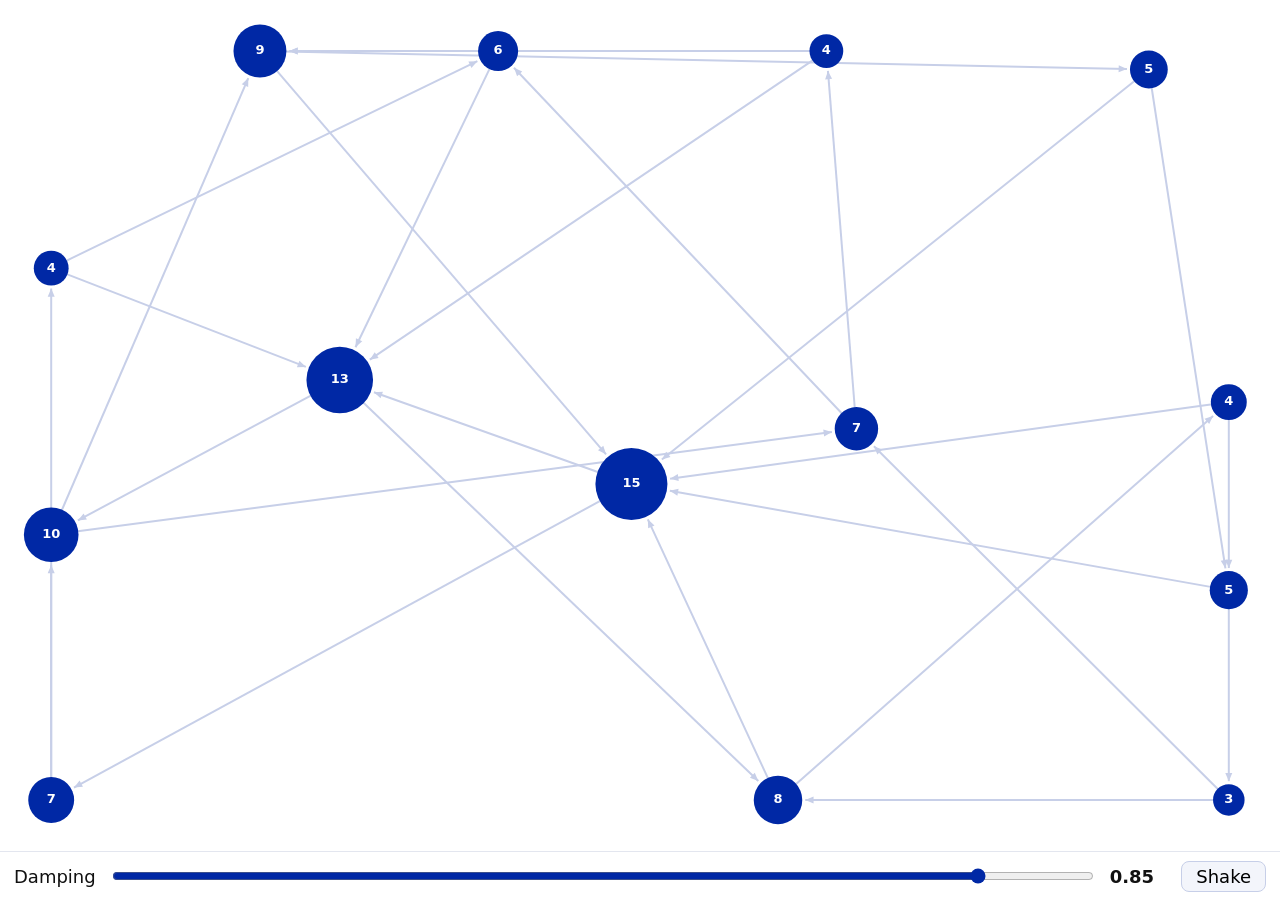
<file: test/media/src/network-widget.html>
<!doctype html>
<html lang="en">
<head>
<meta charset="utf-8">
<title>PageRank network (test widget)</title>
<style>
  html, body { margin: 0; height: 100%; background: #fff; font-family: "Source Sans 3", "Source Sans Pro", -apple-system, system-ui, sans-serif; color: #111; }
  #wrap { position: absolute; inset: 0; display: flex; flex-direction: column; }
  canvas { flex: 1; width: 100%; touch-action: none; display: block; }
  .bar { display: flex; align-items: center; gap: 14px; padding: 8px 14px; font-size: 18px; border-top: 1px solid #e3e6ef; }
  input[type=range] { flex: 1; accent-color: #0028A5; height: 28px; }
  output { font-variant-numeric: tabular-nums; min-width: 3.2em; font-weight: 600; }
  button { font: inherit; padding: 4px 14px; border-radius: 8px; border: 1px solid #c7cfe8; background: #f3f5fb; }
</style>
</head>
<body>
<div id="wrap">
  <canvas id="c"></canvas>
  <div class="bar">
    <label for="d">Damping</label><input id="d" type="range" min="0.05" max="0.95" step="0.05" value="0.85"><output id="o">0.85</output>
    <button id="shake">Shake</button>
  </div>
</div>
<script>
// Test widget for media spec v1: works with or without the presenter's helper.
const bdlt = window.bdlt || (() => {
  let st = null, fns = []; let s = 7;
  return { version: '1', role: 'single', params: {}, seed: 7, state: null,
    random: () => (s = (s * 16807) % 2147483647) / 2147483647,
    setState(o) { st = o; this.state = o; fns.forEach(f => f(o)); },
    onState(f) { fns.push(f); }, onShow() {}, onHide() {}, now: () => performance.now(), asset: async n => n };
})();

const N = 14, cv = document.getElementById('c'), ctx = cv.getContext('2d');
const slider = document.getElementById('d'), out = document.getElementById('o');
// Graph: seeded random directed edges, identical in both copies
const edges = [];
for (let i = 0; i < N; i++) for (let k = 0; k < 2; k++) { let j = Math.floor(bdlt.random() * N); if (j === i) j = (j + 1) % N; edges.push([i, j]); }
const nodes = Array.from({ length: N }, () => ({ x: bdlt.random(), y: bdlt.random(), vx: 0, vy: 0 }));
let damping = 0.85, pr = pagerank(damping), drag = -1, running = true;

function pagerank(d) {
  let p = new Array(N).fill(1 / N); const out = new Array(N).fill(0); edges.forEach(([a]) => out[a]++);
  for (let it = 0; it < 60; it++) {
    const q = new Array(N).fill((1 - d) / N);
    edges.forEach(([a, b]) => q[b] += d * p[a] / out[a]); p = q;
  }
  return p;
}
function size() { const r = devicePixelRatio || 1; cv.width = cv.clientWidth * r; cv.height = cv.clientHeight * r; ctx.setTransform(r, 0, 0, r, 0, 0); }
addEventListener('resize', size); size();

function step() {
  const W = cv.clientWidth, H = cv.clientHeight, k = 0.0009;
  for (let i = 0; i < N; i++) for (let j = i + 1; j < N; j++) {
    const a = nodes[i], b = nodes[j]; let dx = a.x - b.x, dy = a.y - b.y, d2 = dx * dx + dy * dy + 1e-4;
    const f = k / d2; a.vx += dx * f; a.vy += dy * f; b.vx -= dx * f; b.vy -= dy * f;
  }
  edges.forEach(([i, j]) => { const a = nodes[i], b = nodes[j], dx = b.x - a.x, dy = b.y - a.y, f = 0.02 * (Math.hypot(dx, dy) - 0.22); a.vx += dx * f; a.vy += dy * f; b.vx -= dx * f; b.vy -= dy * f; });
  nodes.forEach((n, i) => { n.vx += (0.5 - n.x) * 0.004; n.vy += (0.5 - n.y) * 0.004; if (i !== drag) { n.x += n.vx; n.y += n.vy; } n.vx *= 0.82; n.vy *= 0.82;
    n.x = Math.min(0.96, Math.max(0.04, n.x)); n.y = Math.min(0.94, Math.max(0.06, n.y)); });
  draw(W, H);
}
function draw(W, H) {
  ctx.clearRect(0, 0, W, H);
  const max = Math.max(...pr);
  ctx.lineWidth = 2; ctx.strokeStyle = '#c7cfe8';
  edges.forEach(([i, j]) => { const a = nodes[i], b = nodes[j]; arrow(a.x * W, a.y * H, b.x * W, b.y * H, 10 + 26 * pr[j] / max); });
  nodes.forEach((n, i) => {
    const r = 10 + 26 * pr[i] / max;
    ctx.beginPath(); ctx.arc(n.x * W, n.y * H, r, 0, 7); ctx.fillStyle = i === drag ? '#FFC845' : '#0028A5'; ctx.fill();
    ctx.fillStyle = i === drag ? '#111' : '#fff'; ctx.font = '600 13px system-ui'; ctx.textAlign = 'center'; ctx.textBaseline = 'middle';
    ctx.fillText((pr[i] * 100).toFixed(0), n.x * W, n.y * H);
  });
}
function arrow(x1, y1, x2, y2, r) {
  const a = Math.atan2(y2 - y1, x2 - x1), ex = x2 - Math.cos(a) * (r + 3), ey = y2 - Math.sin(a) * (r + 3);
  ctx.beginPath(); ctx.moveTo(x1, y1); ctx.lineTo(ex, ey); ctx.stroke();
  ctx.beginPath(); ctx.moveTo(ex, ey); ctx.lineTo(ex - 9 * Math.cos(a - .4), ey - 9 * Math.sin(a - .4)); ctx.lineTo(ex - 9 * Math.cos(a + .4), ey - 9 * Math.sin(a + .4)); ctx.closePath(); ctx.fillStyle = '#c7cfe8'; ctx.fill();
}
(function loop() { if (running) step(); requestAnimationFrame(loop); })();

// State shared with the projector: damping and node positions
let lastSent = 0;
function publish(force) {
  const now = performance.now(); if (!force && now - lastSent < 120) return; lastSent = now;
  bdlt.setState({ damping, pos: nodes.map(n => [+n.x.toFixed(4), +n.y.toFixed(4)]), drag });
}
bdlt.onState(s => {
  if (!s) return;
  damping = s.damping; slider.value = damping; out.textContent = damping.toFixed(2); pr = pagerank(damping);
  if (bdlt.role === 'projector' && s.pos) { s.pos.forEach((p, i) => { nodes[i].x = p[0]; nodes[i].y = p[1]; nodes[i].vx = nodes[i].vy = 0; }); drag = s.drag; }
});
slider.oninput = () => { damping = +slider.value; publish(true); };
document.getElementById('shake').onclick = () => { nodes.forEach(n => { n.vx += (bdlt.random() - .5) * .08; n.vy += (bdlt.random() - .5) * .08; }); };
if (bdlt.role !== 'projector') setInterval(() => publish(false), 150);

cv.addEventListener('pointerdown', e => {
  const W = cv.clientWidth, H = cv.clientHeight, r = cv.getBoundingClientRect(), x = (e.clientX - r.left) / W, y = (e.clientY - r.top) / H;
  let best = -1, bd = 0.004; nodes.forEach((n, i) => { const d = (n.x - x) ** 2 + (n.y - y) ** 2; if (d < bd) { bd = d; best = i; } });
  drag = best; if (drag >= 0) cv.setPointerCapture(e.pointerId);
});
cv.addEventListener('pointermove', e => { if (drag < 0) return; const r = cv.getBoundingClientRect(); nodes[drag].x = (e.clientX - r.left) / cv.clientWidth; nodes[drag].y = (e.clientY - r.top) / cv.clientHeight; });
cv.addEventListener('pointerup', () => { drag = -1; publish(true); });
bdlt.onHide(() => running = false); bdlt.onShow(() => running = true);
bdlt.setState(bdlt.state || { damping: +(bdlt.params.damping || 0.85), pos: nodes.map(n => [n.x, n.y]), drag: -1 });
</script>
</body>
</html>
</file>
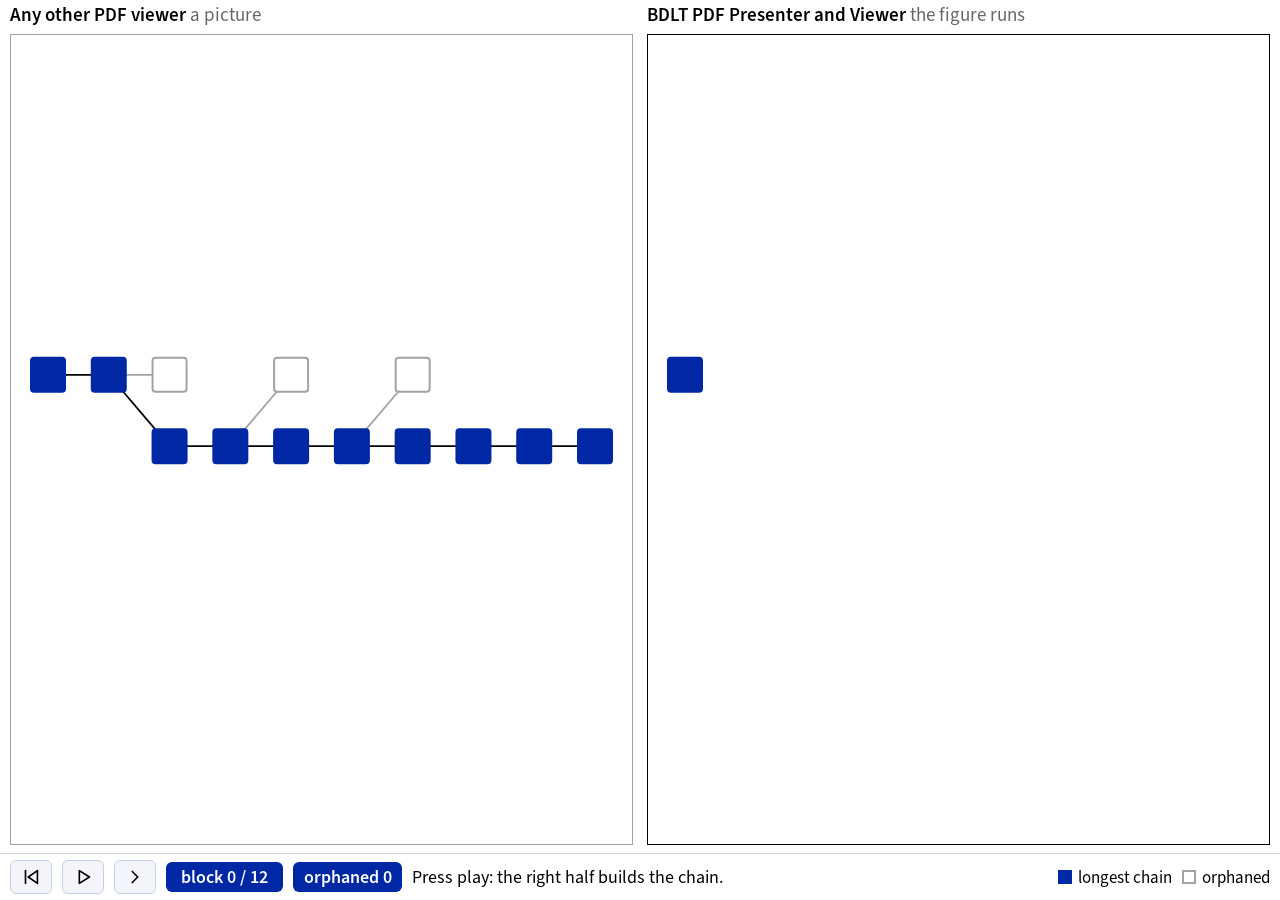
<file: source/guide-deck/media/alive/alive.html>
<!doctype html>
<html lang="en">
<head>
<meta charset="utf-8">
<meta name="viewport" content="width=device-width, initial-scale=1">
<title>Still here, alive there: the same figure in any PDF viewer and in BDLT PDF Presenter</title>
<!-- Two copies of one small figure, a chain of blocks with its forks. The left one never moves:
     it is what every PDF viewer shows. The right one runs, which only BDLT PDF Presenter (and its viewer edition) does.
     In any other viewer both halves are a picture, and that is the point of the slide.
     The house style with Source Sans cut down to Latin (../style), the chips (../bar), D3's selections and transitions.
     Built by ./build.sh into alive.html, one file with everything inside. -->
<style>/* inlined from ../style/bdlt-style-latin.css */
/* bdlt-style-latin.css -- made by make-latin-style.py from bdltplots/web/bdlt-style.css:
   the same style, Source Sans 3 cut down to what the figures show (U+0020-007E). Do not edit. */
@font-face { font-family: "Source Sans 3"; font-style: normal; font-weight: 400; font-display: block; src: url([data-uri]) format("woff2"); }
@font-face { font-family: "Source Sans 3"; font-style: normal; font-weight: 600; font-display: block; src: url([data-uri]) format("woff2"); }
:root {
  --uzh-blue: #0028A5;
  --uzh-blue1: #BDC9E8;
  --uzh-blue2: #7596FF;
  --uzh-blue3: #3062FF;
  --uzh-blue4: #001E7C;
  --uzh-blue5: #001452;
  --uzh-berry: #BF0D3E;
  --uzh-berry1: #FBC6D4;
  --uzh-berry2: #F78CAA;
  --uzh-berry3: #F3537F;
  --uzh-berry4: #8F0A2E;
  --uzh-berry5: #60061F;
  --uzh-apple: #A4D233;
  --uzh-apple1: #ECF6D6;
  --uzh-apple2: #DBEDAD;
  --uzh-apple3: #C8E485;
  --uzh-apple4: #7CA023;
  --uzh-apple5: #536B18;
  --uzh-gold: #FFC845;
  --uzh-gold1: #FFF4DA;
  --uzh-gold2: #FFE9B5;
  --uzh-gold3: #FFDE8F;
  --uzh-gold4: #F3AB00;
  --uzh-gold5: #A27200;
  --uzh-cyan: #4AC9E3;
  --uzh-cyan1: #DBF4F9;
  --uzh-cyan2: #B7E9F4;
  --uzh-cyan3: #92DFEE;
  --uzh-cyan4: #1EA7C4;
  --uzh-cyan5: #147082;
  --uzh-orange: #FC4C02;
  --uzh-orange1: #FFDBCC;
  --uzh-orange2: #FEB799;
  --uzh-orange3: #FE9367;
  --uzh-orange4: #BD3902;
  --uzh-orange5: #7E2601;
  --bdlt-ink: #000000; --bdlt-ink-2: #666666; --bdlt-mark-muted: #A3A3A3; --bdlt-line: #D7D7D7;
  --bdlt-font: "Source Sans 3", "Source Sans Pro", -apple-system, system-ui, sans-serif;
}
html, body { margin: 0; height: 100%; background: transparent; color: var(--bdlt-ink); font-family: var(--bdlt-font); font-size: 18px; font-weight: 400; }
b, strong, output { font-weight: 600; }
output { font-variant-numeric: tabular-nums; }
button { font: inherit; padding: 4px 14px; min-height: 34px; border: 1px solid #c7cfe8; background: #f3f5fb; border-radius: 6px; }
input[type=range] { accent-color: var(--uzh-blue); height: 30px; }
svg text { font-family: var(--bdlt-font); }

</style>
<script>/* inlined from ../../bdltplots/web/bdlt-style.js */
window.BDLT = {
  hues: {"blue": ["#0028A5", "#BDC9E8", "#7596FF", "#3062FF", "#001E7C", "#001452"], "berry": ["#BF0D3E", "#FBC6D4", "#F78CAA", "#F3537F", "#8F0A2E", "#60061F"], "apple": ["#A4D233", "#ECF6D6", "#DBEDAD", "#C8E485", "#7CA023", "#536B18"], "gold": ["#FFC845", "#FFF4DA", "#FFE9B5", "#FFDE8F", "#F3AB00", "#A27200"], "cyan": ["#4AC9E3", "#DBF4F9", "#B7E9F4", "#92DFEE", "#1EA7C4", "#147082"], "orange": ["#FC4C02", "#FFDBCC", "#FEB799", "#FE9367", "#BD3902", "#7E2601"]},
  series: ["#0028A5", "#BF0D3E", "#A4D233", "#FFC845", "#4AC9E3", "#FC4C02"],          // the house order C0 .. C5
  groups: ["#3062FF", "#FC4C02", "#1EA7C4", "#BF0D3E", "#7CA023"],          // equal-weight groups on white, colour-blind safe
  sequential: ["#EEF2FB", "#BDC9E8", "#7596FF", "#3062FF", "#0028A5", "#001452"], diverging: ["#8F0A2E", "#F3537F", "#FBC6D4", "#EFEFEF", "#BDC9E8", "#3062FF", "#001E7C"],
  ink: "#000000", ink2: "#666666", muted: "#A3A3A3", line: "#D7D7D7",
  font: "\"Source Sans 3\", \"Source Sans Pro\", -apple-system, system-ui, sans-serif",
  size: 17, labelSize: 22, lineWidth: 1.6,     // tick labels, axis labels, box and ticks, in CSS px

  // Run f once the embedded Source Sans is ready, to draw again: text is measured when it is drawn.
  whenFonts: function (f) {
    if (!document.fonts || !document.fonts.load) return;
    Promise.all([document.fonts.load('400 16px "Source Sans 3"'), document.fonts.load('600 16px "Source Sans 3"')]).then(f, f);
  },

  // Plotly.js: the group's plot look. A closed box (axis lines mirrored on the top and right),
  // ticks outside, no grid, no legend box.
  // Plotly.react(div, traces, BDLT.plotlyLayout({xaxis: {title: {text: 'x'}}}), BDLT.plotlyConfig)
  plotlyLayout: function (extra) {
    var B = this;
    var axis = function () { return { showline: true, mirror: true, linecolor: "#000", linewidth: B.lineWidth, ticks: "outside",
      tickcolor: "#000", tickwidth: B.lineWidth, ticklen: 6, showgrid: false, zeroline: false, automargin: true }; };
    var base = { font: { family: B.font, size: B.size, color: "#000" }, colorway: B.series, showlegend: false,
      paper_bgcolor: "rgba(0,0,0,0)", plot_bgcolor: "rgba(0,0,0,0)", margin: { l: 78, r: 14, t: 10, b: 64 }, hovermode: "closest" };
    extra = extra || {};
    ["xaxis", "yaxis"].forEach(function (k) {
      var a = Object.assign(axis(), extra[k]);
      if (a.title && a.title.text !== undefined) a.title = Object.assign({ font: { size: B.labelSize }, standoff: 8 }, a.title);
      base[k] = a;
    });
    for (var k in extra) if (k !== "xaxis" && k !== "yaxis") base[k] = extra[k];
    return base;
  },
  plotlyConfig: { displayModeBar: false, responsive: true },

  // D3: the same closed box. g: a d3 selection of a <g>; x, y: d3 scales with pixel ranges (linear,
  // or log: decades labelled 10^n, with small ticks between them).
  // o: { xlabel, ylabel, xticks, yticks, xformat, yformat, size, labelSize, lineWidth }
  axes: function (g, x, y, o) {
    o = o || {};
    var d3 = window.d3, B = this, size = o.size || B.size, lsize = o.labelSize || B.labelSize, lw = o.lineWidth || B.lineWidth;
    var xr = x.range(), yr = y.range();
    var left = Math.min(xr[0], xr[1]), right = Math.max(xr[0], xr[1]), top = Math.min(yr[0], yr[1]), bottom = Math.max(yr[0], yr[1]);
    var isLog = function (s) { return typeof s.base === "function"; };
    g.selectAll("*").remove();
    function axis(make, scale, n, fmt, tr, horizontal) {
      var a = make(scale).tickSize(6).tickSizeOuter(0).tickPadding(5), log = isLog(scale);
      if (log) {
        var d = scale.domain(), lo = Math.min(d[0], d[1]), hi = Math.max(d[0], d[1]), dec = [], minor = [];
        for (var e = Math.floor(Math.log10(lo)) - 1; e <= Math.ceil(Math.log10(hi)); e++)
          for (var k = 1; k < 10; k++) {
            var v = k * Math.pow(10, e);
            if (v >= lo * 0.999999 && v <= hi * 1.000001) (k === 1 ? dec : minor).push(v);
          }
        a.tickValues(dec).tickFormat(function () { return ""; });
      } else a.ticks(n || 5, fmt);
      var s = g.append("g").attr("transform", tr).call(a);
      s.select(".domain").remove();
      s.attr("font-family", B.font).attr("font-size", size);
      s.selectAll("line").attr("stroke", "#000").attr("stroke-width", lw);
      s.selectAll("text").attr("fill", "#000");
      if (log) {
        s.selectAll(".tick text").each(function (v) {
          var t = d3.select(this), e = Math.round(Math.log10(v));
          t.append("tspan").text("10");
          t.append("tspan").attr("dy", "-0.5em").attr("font-size", Math.round(size * 0.72)).text((e < 0 ? "−" : "") + Math.abs(e));
        });
        s.selectAll("line.minor").data(minor).join("line").attr("class", "minor").attr("stroke", "#000").attr("stroke-width", lw * 0.7)
          .attr(horizontal ? "x1" : "y1", scale).attr(horizontal ? "x2" : "y2", scale)
          .attr(horizontal ? "y2" : "x2", horizontal ? 3.5 : -3.5);
      }
      return s;
    }
    var gx = axis(d3.axisBottom, x, o.xticks, o.xformat, "translate(0," + bottom + ")", true);
    var gy = axis(d3.axisLeft, y, o.yticks, o.yformat, "translate(" + left + ",0)", false);
    g.append("rect").attr("x", left).attr("y", top).attr("width", right - left).attr("height", bottom - top)
      .attr("fill", "none").attr("stroke", "#000").attr("stroke-width", lw).attr("pointer-events", "none");
    var label = function (text, room) {      // an axis label; a little smaller when it is longer than its side of the box
      var t = g.append("text").attr("font-family", B.font).attr("font-size", lsize).attr("fill", "#000").attr("text-anchor", "middle").text(text), w = 0;
      try { w = t.node().getComputedTextLength(); } catch (e) {}
      if (w > room) t.attr("font-size", Math.max(0.7 * lsize, lsize * room / w));
      return t;
    };
    if (o.xlabel) label(o.xlabel, right - left).attr("x", (left + right) / 2).attr("y", bottom + 11 + size + lsize);
    if (o.ylabel) {
      var widest = 0;
      gy.selectAll(".tick text").each(function () { try { widest = Math.max(widest, this.getBBox().width); } catch (e) {} });
      var lx = left - 11 - (widest || 2.2 * size) - 0.45 * lsize;
      label(o.ylabel, bottom - top).attr("transform", "translate(" + lx + "," + (top + bottom) / 2 + ") rotate(-90)");
    }
    return { left: left, right: right, top: top, bottom: bottom };
  }
};

</script>
<!-- D3, only the modules these figures use (selections and transitions): 51 kB in place of 280 kB -->
<script>/* inlined from https://cdn.jsdelivr.net/npm/d3-color@3.1.0/dist/d3-color.min.js */
// https://d3js.org/d3-color/ v3.1.0 Copyright 2010-2022 Mike Bostock
!function(t,e){"object"==typeof exports&&"undefined"!=typeof module?e(exports):"function"==typeof define&&define.amd?define(["exports"],e):e((t="undefined"!=typeof globalThis?globalThis:t||self).d3=t.d3||{})}(this,(function(t){"use strict";function e(t,e,i){t.prototype=e.prototype=i,i.constructor=t}function i(t,e){var i=Object.create(t.prototype);for(var n in e)i[n]=e[n];return i}function n(){}var r=.7,a=1/r,s="\\s*([+-]?\\d+)\\s*",h="\\s*([+-]?(?:\\d*\\.)?\\d+(?:[eE][+-]?\\d+)?)\\s*",o="\\s*([+-]?(?:\\d*\\.)?\\d+(?:[eE][+-]?\\d+)?)%\\s*",l=/^#([0-9a-f]{3,8})$/,u=new RegExp(`^rgb\\(${s},${s},${s}\\)$`),c=new RegExp(`^rgb\\(${o},${o},${o}\\)$`),g=new RegExp(`^rgba\\(${s},${s},${s},${h}\\)$`),p=new RegExp(`^rgba\\(${o},${o},${o},${h}\\)$`),f=new RegExp(`^hsl\\(${h},${o},${o}\\)$`),d=new RegExp(`^hsla\\(${h},${o},${o},${h}\\)$`),b={aliceblue:15792383,antiquewhite:16444375,aqua:65535,aquamarine:8388564,azure:15794175,beige:16119260,bisque:16770244,black:0,blanchedalmond:16772045,blue:255,blueviolet:9055202,brown:10824234,burlywood:14596231,cadetblue:6266528,chartreuse:8388352,chocolate:13789470,coral:16744272,cornflowerblue:6591981,cornsilk:16775388,crimson:14423100,cyan:65535,darkblue:139,darkcyan:35723,darkgoldenrod:12092939,darkgray:11119017,darkgreen:25600,darkgrey:11119017,darkkhaki:12433259,darkmagenta:9109643,darkolivegreen:5597999,darkorange:16747520,darkorchid:10040012,darkred:9109504,darksalmon:15308410,darkseagreen:9419919,darkslateblue:4734347,darkslategray:3100495,darkslategrey:3100495,darkturquoise:52945,darkviolet:9699539,deeppink:16716947,deepskyblue:49151,dimgray:6908265,dimgrey:6908265,dodgerblue:2003199,firebrick:11674146,floralwhite:16775920,forestgreen:2263842,fuchsia:16711935,gainsboro:14474460,ghostwhite:16316671,gold:16766720,goldenrod:14329120,gray:8421504,green:32768,greenyellow:11403055,grey:8421504,honeydew:15794160,hotpink:16738740,indianred:13458524,indigo:4915330,ivory:16777200,khaki:15787660,lavender:15132410,lavenderblush:16773365,lawngreen:8190976,lemonchiffon:16775885,lightblue:11393254,lightcoral:15761536,lightcyan:14745599,lightgoldenrodyellow:16448210,lightgray:13882323,lightgreen:9498256,lightgrey:13882323,lightpink:16758465,lightsalmon:16752762,lightseagreen:2142890,lightskyblue:8900346,lightslategray:7833753,lightslategrey:7833753,lightsteelblue:11584734,lightyellow:16777184,lime:65280,limegreen:3329330,linen:16445670,magenta:16711935,maroon:8388608,mediumaquamarine:6737322,mediumblue:205,mediumorchid:12211667,mediumpurple:9662683,mediumseagreen:3978097,mediumslateblue:8087790,mediumspringgreen:64154,mediumturquoise:4772300,mediumvioletred:13047173,midnightblue:1644912,mintcream:16121850,mistyrose:16770273,moccasin:16770229,navajowhite:16768685,navy:128,oldlace:16643558,olive:8421376,olivedrab:7048739,orange:16753920,orangered:16729344,orchid:14315734,palegoldenrod:15657130,palegreen:10025880,paleturquoise:11529966,palevioletred:14381203,papayawhip:16773077,peachpuff:16767673,peru:13468991,pink:16761035,plum:14524637,powderblue:11591910,purple:8388736,rebeccapurple:6697881,red:16711680,rosybrown:12357519,royalblue:4286945,saddlebrown:9127187,salmon:16416882,sandybrown:16032864,seagreen:3050327,seashell:16774638,sienna:10506797,silver:12632256,skyblue:8900331,slateblue:6970061,slategray:7372944,slategrey:7372944,snow:16775930,springgreen:65407,steelblue:4620980,tan:13808780,teal:32896,thistle:14204888,tomato:16737095,turquoise:4251856,violet:15631086,wheat:16113331,white:16777215,whitesmoke:16119285,yellow:16776960,yellowgreen:10145074};function y(){return this.rgb().formatHex()}function w(){return this.rgb().formatRgb()}function m(t){var e,i;return t=(t+"").trim().toLowerCase(),(e=l.exec(t))?(i=e[1].length,e=parseInt(e[1],16),6===i?$(e):3===i?new M(e>>8&15|e>>4&240,e>>4&15|240&e,(15&e)<<4|15&e,1):8===i?N(e>>24&255,e>>16&255,e>>8&255,(255&e)/255):4===i?N(e>>12&15|e>>8&240,e>>8&15|e>>4&240,e>>4&15|240&e,((15&e)<<4|15&e)/255):null):(e=u.exec(t))?new M(e[1],e[2],e[3],1):(e=c.exec(t))?new M(255*e[1]/100,255*e[2]/100,255*e[3]/100,1):(e=g.exec(t))?N(e[1],e[2],e[3],e[4]):(e=p.exec(t))?N(255*e[1]/100,255*e[2]/100,255*e[3]/100,e[4]):(e=f.exec(t))?j(e[1],e[2]/100,e[3]/100,1):(e=d.exec(t))?j(e[1],e[2]/100,e[3]/100,e[4]):b.hasOwnProperty(t)?$(b[t]):"transparent"===t?new M(NaN,NaN,NaN,0):null}function $(t){return new M(t>>16&255,t>>8&255,255&t,1)}function N(t,e,i,n){return n<=0&&(t=e=i=NaN),new M(t,e,i,n)}function k(t){return t instanceof n||(t=m(t)),t?new M((t=t.rgb()).r,t.g,t.b,t.opacity):new M}function x(t,e,i,n){return 1===arguments.length?k(t):new M(t,e,i,null==n?1:n)}function M(t,e,i,n){this.r=+t,this.g=+e,this.b=+i,this.opacity=+n}function v(){return`#${E(this.r)}${E(this.g)}${E(this.b)}`}function q(){const t=H(this.opacity);return`${1===t?"rgb(":"rgba("}${R(this.r)}, ${R(this.g)}, ${R(this.b)}${1===t?")":`, ${t})`}`}function H(t){return isNaN(t)?1:Math.max(0,Math.min(1,t))}function R(t){return Math.max(0,Math.min(255,Math.round(t)||0))}function E(t){return((t=R(t))<16?"0":"")+t.toString(16)}function j(t,e,i,n){return n<=0?t=e=i=NaN:i<=0||i>=1?t=e=NaN:e<=0&&(t=NaN),new I(t,e,i,n)}function O(t){if(t instanceof I)return new I(t.h,t.s,t.l,t.opacity);if(t instanceof n||(t=m(t)),!t)return new I;if(t instanceof I)return t;var e=(t=t.rgb()).r/255,i=t.g/255,r=t.b/255,a=Math.min(e,i,r),s=Math.max(e,i,r),h=NaN,o=s-a,l=(s+a)/2;return o?(h=e===s?(i-r)/o+6*(i<r):i===s?(r-e)/o+2:(e-i)/o+4,o/=l<.5?s+a:2-s-a,h*=60):o=l>0&&l<1?0:h,new I(h,o,l,t.opacity)}function P(t,e,i,n){return 1===arguments.length?O(t):new I(t,e,i,null==n?1:n)}function I(t,e,i,n){this.h=+t,this.s=+e,this.l=+i,this.opacity=+n}function S(t){return(t=(t||0)%360)<0?t+360:t}function T(t){return Math.max(0,Math.min(1,t||0))}function _(t,e,i){return 255*(t<60?e+(i-e)*t/60:t<180?i:t<240?e+(i-e)*(240-t)/60:e)}e(n,m,{copy(t){return Object.assign(new this.constructor,this,t)},displayable(){return this.rgb().displayable()},hex:y,formatHex:y,formatHex8:function(){return this.rgb().formatHex8()},formatHsl:function(){return O(this).formatHsl()},formatRgb:w,toString:w}),e(M,x,i(n,{brighter(t){return t=null==t?a:Math.pow(a,t),new M(this.r*t,this.g*t,this.b*t,this.opacity)},darker(t){return t=null==t?r:Math.pow(r,t),new M(this.r*t,this.g*t,this.b*t,this.opacity)},rgb(){return this},clamp(){return new M(R(this.r),R(this.g),R(this.b),H(this.opacity))},displayable(){return-.5<=this.r&&this.r<255.5&&-.5<=this.g&&this.g<255.5&&-.5<=this.b&&this.b<255.5&&0<=this.opacity&&this.opacity<=1},hex:v,formatHex:v,formatHex8:function(){return`#${E(this.r)}${E(this.g)}${E(this.b)}${E(255*(isNaN(this.opacity)?1:this.opacity))}`},formatRgb:q,toString:q})),e(I,P,i(n,{brighter(t){return t=null==t?a:Math.pow(a,t),new I(this.h,this.s,this.l*t,this.opacity)},darker(t){return t=null==t?r:Math.pow(r,t),new I(this.h,this.s,this.l*t,this.opacity)},rgb(){var t=this.h%360+360*(this.h<0),e=isNaN(t)||isNaN(this.s)?0:this.s,i=this.l,n=i+(i<.5?i:1-i)*e,r=2*i-n;return new M(_(t>=240?t-240:t+120,r,n),_(t,r,n),_(t<120?t+240:t-120,r,n),this.opacity)},clamp(){return new I(S(this.h),T(this.s),T(this.l),H(this.opacity))},displayable(){return(0<=this.s&&this.s<=1||isNaN(this.s))&&0<=this.l&&this.l<=1&&0<=this.opacity&&this.opacity<=1},formatHsl(){const t=H(this.opacity);return`${1===t?"hsl(":"hsla("}${S(this.h)}, ${100*T(this.s)}%, ${100*T(this.l)}%${1===t?")":`, ${t})`}`}}));const z=Math.PI/180,C=180/Math.PI,L=.96422,A=.82521,B=4/29,D=6/29,F=3*D*D;function G(t){if(t instanceof K)return new K(t.l,t.a,t.b,t.opacity);if(t instanceof Z)return tt(t);t instanceof M||(t=k(t));var e,i,n=W(t.r),r=W(t.g),a=W(t.b),s=Q((.2225045*n+.7168786*r+.0606169*a)/1);return n===r&&r===a?e=i=s:(e=Q((.4360747*n+.3850649*r+.1430804*a)/L),i=Q((.0139322*n+.0971045*r+.7141733*a)/A)),new K(116*s-16,500*(e-s),200*(s-i),t.opacity)}function J(t,e,i,n){return 1===arguments.length?G(t):new K(t,e,i,null==n?1:n)}function K(t,e,i,n){this.l=+t,this.a=+e,this.b=+i,this.opacity=+n}function Q(t){return t>.008856451679035631?Math.pow(t,1/3):t/F+B}function U(t){return t>D?t*t*t:F*(t-B)}function V(t){return 255*(t<=.0031308?12.92*t:1.055*Math.pow(t,1/2.4)-.055)}function W(t){return(t/=255)<=.04045?t/12.92:Math.pow((t+.055)/1.055,2.4)}function X(t){if(t instanceof Z)return new Z(t.h,t.c,t.l,t.opacity);if(t instanceof K||(t=G(t)),0===t.a&&0===t.b)return new Z(NaN,0<t.l&&t.l<100?0:NaN,t.l,t.opacity);var e=Math.atan2(t.b,t.a)*C;return new Z(e<0?e+360:e,Math.sqrt(t.a*t.a+t.b*t.b),t.l,t.opacity)}function Y(t,e,i,n){return 1===arguments.length?X(t):new Z(t,e,i,null==n?1:n)}function Z(t,e,i,n){this.h=+t,this.c=+e,this.l=+i,this.opacity=+n}function tt(t){if(isNaN(t.h))return new K(t.l,0,0,t.opacity);var e=t.h*z;return new K(t.l,Math.cos(e)*t.c,Math.sin(e)*t.c,t.opacity)}e(K,J,i(n,{brighter(t){return new K(this.l+18*(null==t?1:t),this.a,this.b,this.opacity)},darker(t){return new K(this.l-18*(null==t?1:t),this.a,this.b,this.opacity)},rgb(){var t=(this.l+16)/116,e=isNaN(this.a)?t:t+this.a/500,i=isNaN(this.b)?t:t-this.b/200;return new M(V(3.1338561*(e=L*U(e))-1.6168667*(t=1*U(t))-.4906146*(i=A*U(i))),V(-.9787684*e+1.9161415*t+.033454*i),V(.0719453*e-.2289914*t+1.4052427*i),this.opacity)}})),e(Z,Y,i(n,{brighter(t){return new Z(this.h,this.c,this.l+18*(null==t?1:t),this.opacity)},darker(t){return new Z(this.h,this.c,this.l-18*(null==t?1:t),this.opacity)},rgb(){return tt(this).rgb()}}));var et=-.14861,it=1.78277,nt=-.29227,rt=-.90649,at=1.97294,st=at*rt,ht=at*it,ot=it*nt-rt*et;function lt(t){if(t instanceof ct)return new ct(t.h,t.s,t.l,t.opacity);t instanceof M||(t=k(t));var e=t.r/255,i=t.g/255,n=t.b/255,r=(ot*n+st*e-ht*i)/(ot+st-ht),a=n-r,s=(at*(i-r)-nt*a)/rt,h=Math.sqrt(s*s+a*a)/(at*r*(1-r)),o=h?Math.atan2(s,a)*C-120:NaN;return new ct(o<0?o+360:o,h,r,t.opacity)}function ut(t,e,i,n){return 1===arguments.length?lt(t):new ct(t,e,i,null==n?1:n)}function ct(t,e,i,n){this.h=+t,this.s=+e,this.l=+i,this.opacity=+n}e(ct,ut,i(n,{brighter(t){return t=null==t?a:Math.pow(a,t),new ct(this.h,this.s,this.l*t,this.opacity)},darker(t){return t=null==t?r:Math.pow(r,t),new ct(this.h,this.s,this.l*t,this.opacity)},rgb(){var t=isNaN(this.h)?0:(this.h+120)*z,e=+this.l,i=isNaN(this.s)?0:this.s*e*(1-e),n=Math.cos(t),r=Math.sin(t);return new M(255*(e+i*(et*n+it*r)),255*(e+i*(nt*n+rt*r)),255*(e+i*(at*n)),this.opacity)}})),t.color=m,t.cubehelix=ut,t.gray=function(t,e){return new K(t,0,0,null==e?1:e)},t.hcl=Y,t.hsl=P,t.lab=J,t.lch=function(t,e,i,n){return 1===arguments.length?X(t):new Z(i,e,t,null==n?1:n)},t.rgb=x,Object.defineProperty(t,"__esModule",{value:!0})}));

</script>
<script>/* inlined from https://cdn.jsdelivr.net/npm/d3-dispatch@3.0.1/dist/d3-dispatch.min.js */
// https://d3js.org/d3-dispatch/ v3.0.1 Copyright 2010-2021 Mike Bostock
!function(n,e){"object"==typeof exports&&"undefined"!=typeof module?e(exports):"function"==typeof define&&define.amd?define(["exports"],e):e((n="undefined"!=typeof globalThis?globalThis:n||self).d3=n.d3||{})}(this,(function(n){"use strict";var e={value:()=>{}};function t(){for(var n,e=0,t=arguments.length,o={};e<t;++e){if(!(n=arguments[e]+"")||n in o||/[\s.]/.test(n))throw new Error("illegal type: "+n);o[n]=[]}return new r(o)}function r(n){this._=n}function o(n,e){return n.trim().split(/^|\s+/).map((function(n){var t="",r=n.indexOf(".");if(r>=0&&(t=n.slice(r+1),n=n.slice(0,r)),n&&!e.hasOwnProperty(n))throw new Error("unknown type: "+n);return{type:n,name:t}}))}function i(n,e){for(var t,r=0,o=n.length;r<o;++r)if((t=n[r]).name===e)return t.value}function f(n,t,r){for(var o=0,i=n.length;o<i;++o)if(n[o].name===t){n[o]=e,n=n.slice(0,o).concat(n.slice(o+1));break}return null!=r&&n.push({name:t,value:r}),n}r.prototype=t.prototype={constructor:r,on:function(n,e){var t,r=this._,l=o(n+"",r),a=-1,u=l.length;if(!(arguments.length<2)){if(null!=e&&"function"!=typeof e)throw new Error("invalid callback: "+e);for(;++a<u;)if(t=(n=l[a]).type)r[t]=f(r[t],n.name,e);else if(null==e)for(t in r)r[t]=f(r[t],n.name,null);return this}for(;++a<u;)if((t=(n=l[a]).type)&&(t=i(r[t],n.name)))return t},copy:function(){var n={},e=this._;for(var t in e)n[t]=e[t].slice();return new r(n)},call:function(n,e){if((t=arguments.length-2)>0)for(var t,r,o=new Array(t),i=0;i<t;++i)o[i]=arguments[i+2];if(!this._.hasOwnProperty(n))throw new Error("unknown type: "+n);for(i=0,t=(r=this._[n]).length;i<t;++i)r[i].value.apply(e,o)},apply:function(n,e,t){if(!this._.hasOwnProperty(n))throw new Error("unknown type: "+n);for(var r=this._[n],o=0,i=r.length;o<i;++o)r[o].value.apply(e,t)}},n.dispatch=t,Object.defineProperty(n,"__esModule",{value:!0})}));

</script>
<script>/* inlined from https://cdn.jsdelivr.net/npm/d3-ease@3.0.1/dist/d3-ease.min.js */
// https://d3js.org/d3-ease/ v3.0.1 Copyright 2010-2021 Mike Bostock, 2001 Robert Penner
!function(n,e){"object"==typeof exports&&"undefined"!=typeof module?e(exports):"function"==typeof define&&define.amd?define(["exports"],e):e((n="undefined"!=typeof globalThis?globalThis:n||self).d3=n.d3||{})}(this,(function(n){"use strict";function e(n){return((n*=2)<=1?n*n:--n*(2-n)+1)/2}function t(n){return((n*=2)<=1?n*n*n:(n-=2)*n*n+2)/2}var u=function n(e){function t(n){return Math.pow(n,e)}return e=+e,t.exponent=n,t}(3),r=function n(e){function t(n){return 1-Math.pow(1-n,e)}return e=+e,t.exponent=n,t}(3),a=function n(e){function t(n){return((n*=2)<=1?Math.pow(n,e):2-Math.pow(2-n,e))/2}return e=+e,t.exponent=n,t}(3),o=Math.PI,i=o/2;function c(n){return(1-Math.cos(o*n))/2}function s(n){return 1.0009775171065494*(Math.pow(2,-10*n)-.0009765625)}function f(n){return((n*=2)<=1?s(1-n):2-s(n-1))/2}function h(n){return((n*=2)<=1?1-Math.sqrt(1-n*n):Math.sqrt(1-(n-=2)*n)+1)/2}var p=4/11,M=7.5625;function d(n){return(n=+n)<p?M*n*n:n<.7272727272727273?M*(n-=.5454545454545454)*n+.75:n<.9090909090909091?M*(n-=.8181818181818182)*n+.9375:M*(n-=.9545454545454546)*n+.984375}var l=1.70158,I=function n(e){function t(n){return(n=+n)*n*(e*(n-1)+n)}return e=+e,t.overshoot=n,t}(l),O=function n(e){function t(n){return--n*n*((n+1)*e+n)+1}return e=+e,t.overshoot=n,t}(l),x=function n(e){function t(n){return((n*=2)<1?n*n*((e+1)*n-e):(n-=2)*n*((e+1)*n+e)+2)/2}return e=+e,t.overshoot=n,t}(l),v=2*Math.PI,y=function n(e,t){var u=Math.asin(1/(e=Math.max(1,e)))*(t/=v);function r(n){return e*s(- --n)*Math.sin((u-n)/t)}return r.amplitude=function(e){return n(e,t*v)},r.period=function(t){return n(e,t)},r}(1,.3),b=function n(e,t){var u=Math.asin(1/(e=Math.max(1,e)))*(t/=v);function r(n){return 1-e*s(n=+n)*Math.sin((n+u)/t)}return r.amplitude=function(e){return n(e,t*v)},r.period=function(t){return n(e,t)},r}(1,.3),m=function n(e,t){var u=Math.asin(1/(e=Math.max(1,e)))*(t/=v);function r(n){return((n=2*n-1)<0?e*s(-n)*Math.sin((u-n)/t):2-e*s(n)*Math.sin((u+n)/t))/2}return r.amplitude=function(e){return n(e,t*v)},r.period=function(t){return n(e,t)},r}(1,.3);n.easeBack=x,n.easeBackIn=I,n.easeBackInOut=x,n.easeBackOut=O,n.easeBounce=d,n.easeBounceIn=function(n){return 1-d(1-n)},n.easeBounceInOut=function(n){return((n*=2)<=1?1-d(1-n):d(n-1)+1)/2},n.easeBounceOut=d,n.easeCircle=h,n.easeCircleIn=function(n){return 1-Math.sqrt(1-n*n)},n.easeCircleInOut=h,n.easeCircleOut=function(n){return Math.sqrt(1- --n*n)},n.easeCubic=t,n.easeCubicIn=function(n){return n*n*n},n.easeCubicInOut=t,n.easeCubicOut=function(n){return--n*n*n+1},n.easeElastic=b,n.easeElasticIn=y,n.easeElasticInOut=m,n.easeElasticOut=b,n.easeExp=f,n.easeExpIn=function(n){return s(1-+n)},n.easeExpInOut=f,n.easeExpOut=function(n){return 1-s(n)},n.easeLinear=n=>+n,n.easePoly=a,n.easePolyIn=u,n.easePolyInOut=a,n.easePolyOut=r,n.easeQuad=e,n.easeQuadIn=function(n){return n*n},n.easeQuadInOut=e,n.easeQuadOut=function(n){return n*(2-n)},n.easeSin=c,n.easeSinIn=function(n){return 1==+n?1:1-Math.cos(n*i)},n.easeSinInOut=c,n.easeSinOut=function(n){return Math.sin(n*i)},Object.defineProperty(n,"__esModule",{value:!0})}));

</script>
<script>/* inlined from https://cdn.jsdelivr.net/npm/d3-interpolate@3.0.1/dist/d3-interpolate.min.js */
// https://d3js.org/d3-interpolate/ v3.0.1 Copyright 2010-2021 Mike Bostock
!function(t,n){"object"==typeof exports&&"undefined"!=typeof module?n(exports,require("d3-color")):"function"==typeof define&&define.amd?define(["exports","d3-color"],n):n((t="undefined"!=typeof globalThis?globalThis:t||self).d3=t.d3||{},t.d3)}(this,(function(t,n){"use strict";function r(t,n,r,e,a){var o=t*t,u=o*t;return((1-3*t+3*o-u)*n+(4-6*o+3*u)*r+(1+3*t+3*o-3*u)*e+u*a)/6}function e(t){var n=t.length-1;return function(e){var a=e<=0?e=0:e>=1?(e=1,n-1):Math.floor(e*n),o=t[a],u=t[a+1],i=a>0?t[a-1]:2*o-u,c=a<n-1?t[a+2]:2*u-o;return r((e-a/n)*n,i,o,u,c)}}function a(t){var n=t.length;return function(e){var a=Math.floor(((e%=1)<0?++e:e)*n),o=t[(a+n-1)%n],u=t[a%n],i=t[(a+1)%n],c=t[(a+2)%n];return r((e-a/n)*n,o,u,i,c)}}var o=t=>()=>t;function u(t,n){return function(r){return t+r*n}}function i(t,n){var r=n-t;return r?u(t,r>180||r<-180?r-360*Math.round(r/360):r):o(isNaN(t)?n:t)}function c(t){return 1==(t=+t)?l:function(n,r){return r-n?function(t,n,r){return t=Math.pow(t,r),n=Math.pow(n,r)-t,r=1/r,function(e){return Math.pow(t+e*n,r)}}(n,r,t):o(isNaN(n)?r:n)}}function l(t,n){var r=n-t;return r?u(t,r):o(isNaN(t)?n:t)}var f=function t(r){var e=c(r);function a(t,r){var a=e((t=n.rgb(t)).r,(r=n.rgb(r)).r),o=e(t.g,r.g),u=e(t.b,r.b),i=l(t.opacity,r.opacity);return function(n){return t.r=a(n),t.g=o(n),t.b=u(n),t.opacity=i(n),t+""}}return a.gamma=t,a}(1);function s(t){return function(r){var e,a,o=r.length,u=new Array(o),i=new Array(o),c=new Array(o);for(e=0;e<o;++e)a=n.rgb(r[e]),u[e]=a.r||0,i[e]=a.g||0,c[e]=a.b||0;return u=t(u),i=t(i),c=t(c),a.opacity=1,function(t){return a.r=u(t),a.g=i(t),a.b=c(t),a+""}}}var h=s(e),p=s(a);function v(t,n){n||(n=[]);var r,e=t?Math.min(n.length,t.length):0,a=n.slice();return function(o){for(r=0;r<e;++r)a[r]=t[r]*(1-o)+n[r]*o;return a}}function g(t){return ArrayBuffer.isView(t)&&!(t instanceof DataView)}function M(t,n){var r,e=n?n.length:0,a=t?Math.min(e,t.length):0,o=new Array(a),u=new Array(e);for(r=0;r<a;++r)o[r]=X(t[r],n[r]);for(;r<e;++r)u[r]=n[r];return function(t){for(r=0;r<a;++r)u[r]=o[r](t);return u}}function y(t,n){var r=new Date;return t=+t,n=+n,function(e){return r.setTime(t*(1-e)+n*e),r}}function b(t,n){return t=+t,n=+n,function(r){return t*(1-r)+n*r}}function d(t,n){var r,e={},a={};for(r in null!==t&&"object"==typeof t||(t={}),null!==n&&"object"==typeof n||(n={}),n)r in t?e[r]=X(t[r],n[r]):a[r]=n[r];return function(t){for(r in e)a[r]=e[r](t);return a}}var x=/[-+]?(?:\d+\.?\d*|\.?\d+)(?:[eE][-+]?\d+)?/g,w=new RegExp(x.source,"g");function m(t,n){var r,e,a,o=x.lastIndex=w.lastIndex=0,u=-1,i=[],c=[];for(t+="",n+="";(r=x.exec(t))&&(e=w.exec(n));)(a=e.index)>o&&(a=n.slice(o,a),i[u]?i[u]+=a:i[++u]=a),(r=r[0])===(e=e[0])?i[u]?i[u]+=e:i[++u]=e:(i[++u]=null,c.push({i:u,x:b(r,e)})),o=w.lastIndex;return o<n.length&&(a=n.slice(o),i[u]?i[u]+=a:i[++u]=a),i.length<2?c[0]?function(t){return function(n){return t(n)+""}}(c[0].x):function(t){return function(){return t}}(n):(n=c.length,function(t){for(var r,e=0;e<n;++e)i[(r=c[e]).i]=r.x(t);return i.join("")})}function X(t,r){var e,a=typeof r;return null==r||"boolean"===a?o(r):("number"===a?b:"string"===a?(e=n.color(r))?(r=e,f):m:r instanceof n.color?f:r instanceof Date?y:g(r)?v:Array.isArray(r)?M:"function"!=typeof r.valueOf&&"function"!=typeof r.toString||isNaN(r)?d:b)(t,r)}var A,N=180/Math.PI,S={translateX:0,translateY:0,rotate:0,skewX:0,scaleX:1,scaleY:1};function Y(t,n,r,e,a,o){var u,i,c;return(u=Math.sqrt(t*t+n*n))&&(t/=u,n/=u),(c=t*r+n*e)&&(r-=t*c,e-=n*c),(i=Math.sqrt(r*r+e*e))&&(r/=i,e/=i,c/=i),t*e<n*r&&(t=-t,n=-n,c=-c,u=-u),{translateX:a,translateY:o,rotate:Math.atan2(n,t)*N,skewX:Math.atan(c)*N,scaleX:u,scaleY:i}}function j(t,n,r,e){function a(t){return t.length?t.pop()+" ":""}return function(o,u){var i=[],c=[];return o=t(o),u=t(u),function(t,e,a,o,u,i){if(t!==a||e!==o){var c=u.push("translate(",null,n,null,r);i.push({i:c-4,x:b(t,a)},{i:c-2,x:b(e,o)})}else(a||o)&&u.push("translate("+a+n+o+r)}(o.translateX,o.translateY,u.translateX,u.translateY,i,c),function(t,n,r,o){t!==n?(t-n>180?n+=360:n-t>180&&(t+=360),o.push({i:r.push(a(r)+"rotate(",null,e)-2,x:b(t,n)})):n&&r.push(a(r)+"rotate("+n+e)}(o.rotate,u.rotate,i,c),function(t,n,r,o){t!==n?o.push({i:r.push(a(r)+"skewX(",null,e)-2,x:b(t,n)}):n&&r.push(a(r)+"skewX("+n+e)}(o.skewX,u.skewX,i,c),function(t,n,r,e,o,u){if(t!==r||n!==e){var i=o.push(a(o)+"scale(",null,",",null,")");u.push({i:i-4,x:b(t,r)},{i:i-2,x:b(n,e)})}else 1===r&&1===e||o.push(a(o)+"scale("+r+","+e+")")}(o.scaleX,o.scaleY,u.scaleX,u.scaleY,i,c),o=u=null,function(t){for(var n,r=-1,e=c.length;++r<e;)i[(n=c[r]).i]=n.x(t);return i.join("")}}}var q=j((function(t){const n=new("function"==typeof DOMMatrix?DOMMatrix:WebKitCSSMatrix)(t+"");return n.isIdentity?S:Y(n.a,n.b,n.c,n.d,n.e,n.f)}),"px, ","px)","deg)"),D=j((function(t){return null==t?S:(A||(A=document.createElementNS("http://www.w3.org/2000/svg","g")),A.setAttribute("transform",t),(t=A.transform.baseVal.consolidate())?Y((t=t.matrix).a,t.b,t.c,t.d,t.e,t.f):S)}),", ",")",")");function R(t){return((t=Math.exp(t))+1/t)/2}var T=function t(n,r,e){function a(t,a){var o,u,i=t[0],c=t[1],l=t[2],f=a[0],s=a[1],h=a[2],p=f-i,v=s-c,g=p*p+v*v;if(g<1e-12)u=Math.log(h/l)/n,o=function(t){return[i+t*p,c+t*v,l*Math.exp(n*t*u)]};else{var M=Math.sqrt(g),y=(h*h-l*l+e*g)/(2*l*r*M),b=(h*h-l*l-e*g)/(2*h*r*M),d=Math.log(Math.sqrt(y*y+1)-y),x=Math.log(Math.sqrt(b*b+1)-b);u=(x-d)/n,o=function(t){var e,a=t*u,o=R(d),f=l/(r*M)*(o*(e=n*a+d,((e=Math.exp(2*e))-1)/(e+1))-function(t){return((t=Math.exp(t))-1/t)/2}(d));return[i+f*p,c+f*v,l*o/R(n*a+d)]}}return o.duration=1e3*u*n/Math.SQRT2,o}return a.rho=function(n){var r=Math.max(.001,+n),e=r*r;return t(r,e,e*e)},a}(Math.SQRT2,2,4);function k(t){return function(r,e){var a=t((r=n.hsl(r)).h,(e=n.hsl(e)).h),o=l(r.s,e.s),u=l(r.l,e.l),i=l(r.opacity,e.opacity);return function(t){return r.h=a(t),r.s=o(t),r.l=u(t),r.opacity=i(t),r+""}}}var C=k(i),B=k(l);function H(t){return function(r,e){var a=t((r=n.hcl(r)).h,(e=n.hcl(e)).h),o=l(r.c,e.c),u=l(r.l,e.l),i=l(r.opacity,e.opacity);return function(t){return r.h=a(t),r.c=o(t),r.l=u(t),r.opacity=i(t),r+""}}}var I=H(i),O=H(l);function L(t){return function r(e){function a(r,a){var o=t((r=n.cubehelix(r)).h,(a=n.cubehelix(a)).h),u=l(r.s,a.s),i=l(r.l,a.l),c=l(r.opacity,a.opacity);return function(t){return r.h=o(t),r.s=u(t),r.l=i(Math.pow(t,e)),r.opacity=c(t),r+""}}return e=+e,a.gamma=r,a}(1)}var E=L(i),V=L(l);t.interpolate=X,t.interpolateArray=function(t,n){return(g(n)?v:M)(t,n)},t.interpolateBasis=e,t.interpolateBasisClosed=a,t.interpolateCubehelix=E,t.interpolateCubehelixLong=V,t.interpolateDate=y,t.interpolateDiscrete=function(t){var n=t.length;return function(r){return t[Math.max(0,Math.min(n-1,Math.floor(r*n)))]}},t.interpolateHcl=I,t.interpolateHclLong=O,t.interpolateHsl=C,t.interpolateHslLong=B,t.interpolateHue=function(t,n){var r=i(+t,+n);return function(t){var n=r(t);return n-360*Math.floor(n/360)}},t.interpolateLab=function(t,r){var e=l((t=n.lab(t)).l,(r=n.lab(r)).l),a=l(t.a,r.a),o=l(t.b,r.b),u=l(t.opacity,r.opacity);return function(n){return t.l=e(n),t.a=a(n),t.b=o(n),t.opacity=u(n),t+""}},t.interpolateNumber=b,t.interpolateNumberArray=v,t.interpolateObject=d,t.interpolateRgb=f,t.interpolateRgbBasis=h,t.interpolateRgbBasisClosed=p,t.interpolateRound=function(t,n){return t=+t,n=+n,function(r){return Math.round(t*(1-r)+n*r)}},t.interpolateString=m,t.interpolateTransformCss=q,t.interpolateTransformSvg=D,t.interpolateZoom=T,t.piecewise=function(t,n){void 0===n&&(n=t,t=X);for(var r=0,e=n.length-1,a=n[0],o=new Array(e<0?0:e);r<e;)o[r]=t(a,a=n[++r]);return function(t){var n=Math.max(0,Math.min(e-1,Math.floor(t*=e)));return o[n](t-n)}},t.quantize=function(t,n){for(var r=new Array(n),e=0;e<n;++e)r[e]=t(e/(n-1));return r},Object.defineProperty(t,"__esModule",{value:!0})}));

</script>
<script>/* inlined from https://cdn.jsdelivr.net/npm/d3-selection@3.0.0/dist/d3-selection.min.js */
// https://d3js.org/d3-selection/ v3.0.0 Copyright 2010-2021 Mike Bostock
!function(t,n){"object"==typeof exports&&"undefined"!=typeof module?n(exports):"function"==typeof define&&define.amd?define(["exports"],n):n((t="undefined"!=typeof globalThis?globalThis:t||self).d3=t.d3||{})}(this,(function(t){"use strict";var n="http://www.w3.org/1999/xhtml",e={svg:"http://www.w3.org/2000/svg",xhtml:n,xlink:"http://www.w3.org/1999/xlink",xml:"http://www.w3.org/XML/1998/namespace",xmlns:"http://www.w3.org/2000/xmlns/"};function r(t){var n=t+="",r=n.indexOf(":");return r>=0&&"xmlns"!==(n=t.slice(0,r))&&(t=t.slice(r+1)),e.hasOwnProperty(n)?{space:e[n],local:t}:t}function i(t){return function(){var e=this.ownerDocument,r=this.namespaceURI;return r===n&&e.documentElement.namespaceURI===n?e.createElement(t):e.createElementNS(r,t)}}function o(t){return function(){return this.ownerDocument.createElementNS(t.space,t.local)}}function u(t){var n=r(t);return(n.local?o:i)(n)}function s(){}function c(t){return null==t?s:function(){return this.querySelector(t)}}function l(t){return null==t?[]:Array.isArray(t)?t:Array.from(t)}function a(){return[]}function f(t){return null==t?a:function(){return this.querySelectorAll(t)}}function h(t){return function(){return this.matches(t)}}function p(t){return function(n){return n.matches(t)}}var _=Array.prototype.find;function d(){return this.firstElementChild}var y=Array.prototype.filter;function m(){return Array.from(this.children)}function v(t){return new Array(t.length)}function g(t,n){this.ownerDocument=t.ownerDocument,this.namespaceURI=t.namespaceURI,this._next=null,this._parent=t,this.__data__=n}function w(t){return function(){return t}}function A(t,n,e,r,i,o){for(var u,s=0,c=n.length,l=o.length;s<l;++s)(u=n[s])?(u.__data__=o[s],r[s]=u):e[s]=new g(t,o[s]);for(;s<c;++s)(u=n[s])&&(i[s]=u)}function x(t,n,e,r,i,o,u){var s,c,l,a=new Map,f=n.length,h=o.length,p=new Array(f);for(s=0;s<f;++s)(c=n[s])&&(p[s]=l=u.call(c,c.__data__,s,n)+"",a.has(l)?i[s]=c:a.set(l,c));for(s=0;s<h;++s)l=u.call(t,o[s],s,o)+"",(c=a.get(l))?(r[s]=c,c.__data__=o[s],a.delete(l)):e[s]=new g(t,o[s]);for(s=0;s<f;++s)(c=n[s])&&a.get(p[s])===c&&(i[s]=c)}function b(t){return t.__data__}function S(t){return"object"==typeof t&&"length"in t?t:Array.from(t)}function E(t,n){return t<n?-1:t>n?1:t>=n?0:NaN}function N(t){return function(){this.removeAttribute(t)}}function C(t){return function(){this.removeAttributeNS(t.space,t.local)}}function L(t,n){return function(){this.setAttribute(t,n)}}function P(t,n){return function(){this.setAttributeNS(t.space,t.local,n)}}function T(t,n){return function(){var e=n.apply(this,arguments);null==e?this.removeAttribute(t):this.setAttribute(t,e)}}function B(t,n){return function(){var e=n.apply(this,arguments);null==e?this.removeAttributeNS(t.space,t.local):this.setAttributeNS(t.space,t.local,e)}}function M(t){return t.ownerDocument&&t.ownerDocument.defaultView||t.document&&t||t.defaultView}function q(t){return function(){this.style.removeProperty(t)}}function D(t,n,e){return function(){this.style.setProperty(t,n,e)}}function O(t,n,e){return function(){var r=n.apply(this,arguments);null==r?this.style.removeProperty(t):this.style.setProperty(t,r,e)}}function V(t,n){return t.style.getPropertyValue(n)||M(t).getComputedStyle(t,null).getPropertyValue(n)}function j(t){return function(){delete this[t]}}function R(t,n){return function(){this[t]=n}}function H(t,n){return function(){var e=n.apply(this,arguments);null==e?delete this[t]:this[t]=e}}function I(t){return t.trim().split(/^|\s+/)}function U(t){return t.classList||new X(t)}function X(t){this._node=t,this._names=I(t.getAttribute("class")||"")}function G(t,n){for(var e=U(t),r=-1,i=n.length;++r<i;)e.add(n[r])}function Y(t,n){for(var e=U(t),r=-1,i=n.length;++r<i;)e.remove(n[r])}function k(t){return function(){G(this,t)}}function z(t){return function(){Y(this,t)}}function F(t,n){return function(){(n.apply(this,arguments)?G:Y)(this,t)}}function J(){this.textContent=""}function K(t){return function(){this.textContent=t}}function Q(t){return function(){var n=t.apply(this,arguments);this.textContent=null==n?"":n}}function W(){this.innerHTML=""}function Z(t){return function(){this.innerHTML=t}}function $(t){return function(){var n=t.apply(this,arguments);this.innerHTML=null==n?"":n}}function tt(){this.nextSibling&&this.parentNode.appendChild(this)}function nt(){this.previousSibling&&this.parentNode.insertBefore(this,this.parentNode.firstChild)}function et(){return null}function rt(){var t=this.parentNode;t&&t.removeChild(this)}function it(){var t=this.cloneNode(!1),n=this.parentNode;return n?n.insertBefore(t,this.nextSibling):t}function ot(){var t=this.cloneNode(!0),n=this.parentNode;return n?n.insertBefore(t,this.nextSibling):t}function ut(t){return t.trim().split(/^|\s+/).map((function(t){var n="",e=t.indexOf(".");return e>=0&&(n=t.slice(e+1),t=t.slice(0,e)),{type:t,name:n}}))}function st(t){return function(){var n=this.__on;if(n){for(var e,r=0,i=-1,o=n.length;r<o;++r)e=n[r],t.type&&e.type!==t.type||e.name!==t.name?n[++i]=e:this.removeEventListener(e.type,e.listener,e.options);++i?n.length=i:delete this.__on}}}function ct(t,n,e){return function(){var r,i=this.__on,o=function(t){return function(n){t.call(this,n,this.__data__)}}(n);if(i)for(var u=0,s=i.length;u<s;++u)if((r=i[u]).type===t.type&&r.name===t.name)return this.removeEventListener(r.type,r.listener,r.options),this.addEventListener(r.type,r.listener=o,r.options=e),void(r.value=n);this.addEventListener(t.type,o,e),r={type:t.type,name:t.name,value:n,listener:o,options:e},i?i.push(r):this.__on=[r]}}function lt(t,n,e){var r=M(t),i=r.CustomEvent;"function"==typeof i?i=new i(n,e):(i=r.document.createEvent("Event"),e?(i.initEvent(n,e.bubbles,e.cancelable),i.detail=e.detail):i.initEvent(n,!1,!1)),t.dispatchEvent(i)}function at(t,n){return function(){return lt(this,t,n)}}function ft(t,n){return function(){return lt(this,t,n.apply(this,arguments))}}g.prototype={constructor:g,appendChild:function(t){return this._parent.insertBefore(t,this._next)},insertBefore:function(t,n){return this._parent.insertBefore(t,n)},querySelector:function(t){return this._parent.querySelector(t)},querySelectorAll:function(t){return this._parent.querySelectorAll(t)}},X.prototype={add:function(t){this._names.indexOf(t)<0&&(this._names.push(t),this._node.setAttribute("class",this._names.join(" ")))},remove:function(t){var n=this._names.indexOf(t);n>=0&&(this._names.splice(n,1),this._node.setAttribute("class",this._names.join(" ")))},contains:function(t){return this._names.indexOf(t)>=0}};var ht=[null];function pt(t,n){this._groups=t,this._parents=n}function _t(){return new pt([[document.documentElement]],ht)}function dt(t){return"string"==typeof t?new pt([[document.querySelector(t)]],[document.documentElement]):new pt([[t]],ht)}pt.prototype=_t.prototype={constructor:pt,select:function(t){"function"!=typeof t&&(t=c(t));for(var n=this._groups,e=n.length,r=new Array(e),i=0;i<e;++i)for(var o,u,s=n[i],l=s.length,a=r[i]=new Array(l),f=0;f<l;++f)(o=s[f])&&(u=t.call(o,o.__data__,f,s))&&("__data__"in o&&(u.__data__=o.__data__),a[f]=u);return new pt(r,this._parents)},selectAll:function(t){t="function"==typeof t?function(t){return function(){return l(t.apply(this,arguments))}}(t):f(t);for(var n=this._groups,e=n.length,r=[],i=[],o=0;o<e;++o)for(var u,s=n[o],c=s.length,a=0;a<c;++a)(u=s[a])&&(r.push(t.call(u,u.__data__,a,s)),i.push(u));return new pt(r,i)},selectChild:function(t){return this.select(null==t?d:function(t){return function(){return _.call(this.children,t)}}("function"==typeof t?t:p(t)))},selectChildren:function(t){return this.selectAll(null==t?m:function(t){return function(){return y.call(this.children,t)}}("function"==typeof t?t:p(t)))},filter:function(t){"function"!=typeof t&&(t=h(t));for(var n=this._groups,e=n.length,r=new Array(e),i=0;i<e;++i)for(var o,u=n[i],s=u.length,c=r[i]=[],l=0;l<s;++l)(o=u[l])&&t.call(o,o.__data__,l,u)&&c.push(o);return new pt(r,this._parents)},data:function(t,n){if(!arguments.length)return Array.from(this,b);var e=n?x:A,r=this._parents,i=this._groups;"function"!=typeof t&&(t=w(t));for(var o=i.length,u=new Array(o),s=new Array(o),c=new Array(o),l=0;l<o;++l){var a=r[l],f=i[l],h=f.length,p=S(t.call(a,a&&a.__data__,l,r)),_=p.length,d=s[l]=new Array(_),y=u[l]=new Array(_),m=c[l]=new Array(h);e(a,f,d,y,m,p,n);for(var v,g,E=0,N=0;E<_;++E)if(v=d[E]){for(E>=N&&(N=E+1);!(g=y[N])&&++N<_;);v._next=g||null}}return(u=new pt(u,r))._enter=s,u._exit=c,u},enter:function(){return new pt(this._enter||this._groups.map(v),this._parents)},exit:function(){return new pt(this._exit||this._groups.map(v),this._parents)},join:function(t,n,e){var r=this.enter(),i=this,o=this.exit();return"function"==typeof t?(r=t(r))&&(r=r.selection()):r=r.append(t+""),null!=n&&(i=n(i))&&(i=i.selection()),null==e?o.remove():e(o),r&&i?r.merge(i).order():i},merge:function(t){for(var n=t.selection?t.selection():t,e=this._groups,r=n._groups,i=e.length,o=r.length,u=Math.min(i,o),s=new Array(i),c=0;c<u;++c)for(var l,a=e[c],f=r[c],h=a.length,p=s[c]=new Array(h),_=0;_<h;++_)(l=a[_]||f[_])&&(p[_]=l);for(;c<i;++c)s[c]=e[c];return new pt(s,this._parents)},selection:function(){return this},order:function(){for(var t=this._groups,n=-1,e=t.length;++n<e;)for(var r,i=t[n],o=i.length-1,u=i[o];--o>=0;)(r=i[o])&&(u&&4^r.compareDocumentPosition(u)&&u.parentNode.insertBefore(r,u),u=r);return this},sort:function(t){function n(n,e){return n&&e?t(n.__data__,e.__data__):!n-!e}t||(t=E);for(var e=this._groups,r=e.length,i=new Array(r),o=0;o<r;++o){for(var u,s=e[o],c=s.length,l=i[o]=new Array(c),a=0;a<c;++a)(u=s[a])&&(l[a]=u);l.sort(n)}return new pt(i,this._parents).order()},call:function(){var t=arguments[0];return arguments[0]=this,t.apply(null,arguments),this},nodes:function(){return Array.from(this)},node:function(){for(var t=this._groups,n=0,e=t.length;n<e;++n)for(var r=t[n],i=0,o=r.length;i<o;++i){var u=r[i];if(u)return u}return null},size:function(){let t=0;for(const n of this)++t;return t},empty:function(){return!this.node()},each:function(t){for(var n=this._groups,e=0,r=n.length;e<r;++e)for(var i,o=n[e],u=0,s=o.length;u<s;++u)(i=o[u])&&t.call(i,i.__data__,u,o);return this},attr:function(t,n){var e=r(t);if(arguments.length<2){var i=this.node();return e.local?i.getAttributeNS(e.space,e.local):i.getAttribute(e)}return this.each((null==n?e.local?C:N:"function"==typeof n?e.local?B:T:e.local?P:L)(e,n))},style:function(t,n,e){return arguments.length>1?this.each((null==n?q:"function"==typeof n?O:D)(t,n,null==e?"":e)):V(this.node(),t)},property:function(t,n){return arguments.length>1?this.each((null==n?j:"function"==typeof n?H:R)(t,n)):this.node()[t]},classed:function(t,n){var e=I(t+"");if(arguments.length<2){for(var r=U(this.node()),i=-1,o=e.length;++i<o;)if(!r.contains(e[i]))return!1;return!0}return this.each(("function"==typeof n?F:n?k:z)(e,n))},text:function(t){return arguments.length?this.each(null==t?J:("function"==typeof t?Q:K)(t)):this.node().textContent},html:function(t){return arguments.length?this.each(null==t?W:("function"==typeof t?$:Z)(t)):this.node().innerHTML},raise:function(){return this.each(tt)},lower:function(){return this.each(nt)},append:function(t){var n="function"==typeof t?t:u(t);return this.select((function(){return this.appendChild(n.apply(this,arguments))}))},insert:function(t,n){var e="function"==typeof t?t:u(t),r=null==n?et:"function"==typeof n?n:c(n);return this.select((function(){return this.insertBefore(e.apply(this,arguments),r.apply(this,arguments)||null)}))},remove:function(){return this.each(rt)},clone:function(t){return this.select(t?ot:it)},datum:function(t){return arguments.length?this.property("__data__",t):this.node().__data__},on:function(t,n,e){var r,i,o=ut(t+""),u=o.length;if(!(arguments.length<2)){for(s=n?ct:st,r=0;r<u;++r)this.each(s(o[r],n,e));return this}var s=this.node().__on;if(s)for(var c,l=0,a=s.length;l<a;++l)for(r=0,c=s[l];r<u;++r)if((i=o[r]).type===c.type&&i.name===c.name)return c.value},dispatch:function(t,n){return this.each(("function"==typeof n?ft:at)(t,n))},[Symbol.iterator]:function*(){for(var t=this._groups,n=0,e=t.length;n<e;++n)for(var r,i=t[n],o=0,u=i.length;o<u;++o)(r=i[o])&&(yield r)}};var yt=0;function mt(){return new vt}function vt(){this._="@"+(++yt).toString(36)}function gt(t){let n;for(;n=t.sourceEvent;)t=n;return t}function wt(t,n){if(t=gt(t),void 0===n&&(n=t.currentTarget),n){var e=n.ownerSVGElement||n;if(e.createSVGPoint){var r=e.createSVGPoint();return r.x=t.clientX,r.y=t.clientY,[(r=r.matrixTransform(n.getScreenCTM().inverse())).x,r.y]}if(n.getBoundingClientRect){var i=n.getBoundingClientRect();return[t.clientX-i.left-n.clientLeft,t.clientY-i.top-n.clientTop]}}return[t.pageX,t.pageY]}vt.prototype=mt.prototype={constructor:vt,get:function(t){for(var n=this._;!(n in t);)if(!(t=t.parentNode))return;return t[n]},set:function(t,n){return t[this._]=n},remove:function(t){return this._ in t&&delete t[this._]},toString:function(){return this._}},t.create=function(t){return dt(u(t).call(document.documentElement))},t.creator=u,t.local=mt,t.matcher=h,t.namespace=r,t.namespaces=e,t.pointer=wt,t.pointers=function(t,n){return t.target&&(t=gt(t),void 0===n&&(n=t.currentTarget),t=t.touches||[t]),Array.from(t,(t=>wt(t,n)))},t.select=dt,t.selectAll=function(t){return"string"==typeof t?new pt([document.querySelectorAll(t)],[document.documentElement]):new pt([l(t)],ht)},t.selection=_t,t.selector=c,t.selectorAll=f,t.style=V,t.window=M,Object.defineProperty(t,"__esModule",{value:!0})}));

</script>
<script>/* inlined from https://cdn.jsdelivr.net/npm/d3-timer@3.0.1/dist/d3-timer.min.js */
// https://d3js.org/d3-timer/ v3.0.1 Copyright 2010-2021 Mike Bostock
!function(t,n){"object"==typeof exports&&"undefined"!=typeof module?n(exports):"function"==typeof define&&define.amd?define(["exports"],n):n((t="undefined"!=typeof globalThis?globalThis:t||self).d3=t.d3||{})}(this,(function(t){"use strict";var n,e,o=0,i=0,r=0,l=0,u=0,a=0,s="object"==typeof performance&&performance.now?performance:Date,c="object"==typeof window&&window.requestAnimationFrame?window.requestAnimationFrame.bind(window):function(t){setTimeout(t,17)};function f(){return u||(c(_),u=s.now()+a)}function _(){u=0}function m(){this._call=this._time=this._next=null}function p(t,n,e){var o=new m;return o.restart(t,n,e),o}function w(){f(),++o;for(var t,e=n;e;)(t=u-e._time)>=0&&e._call.call(void 0,t),e=e._next;--o}function d(){u=(l=s.now())+a,o=i=0;try{w()}finally{o=0,function(){var t,o,i=n,r=1/0;for(;i;)i._call?(r>i._time&&(r=i._time),t=i,i=i._next):(o=i._next,i._next=null,i=t?t._next=o:n=o);e=t,y(r)}(),u=0}}function h(){var t=s.now(),n=t-l;n>1e3&&(a-=n,l=t)}function y(t){o||(i&&(i=clearTimeout(i)),t-u>24?(t<1/0&&(i=setTimeout(d,t-s.now()-a)),r&&(r=clearInterval(r))):(r||(l=s.now(),r=setInterval(h,1e3)),o=1,c(d)))}m.prototype=p.prototype={constructor:m,restart:function(t,o,i){if("function"!=typeof t)throw new TypeError("callback is not a function");i=(null==i?f():+i)+(null==o?0:+o),this._next||e===this||(e?e._next=this:n=this,e=this),this._call=t,this._time=i,y()},stop:function(){this._call&&(this._call=null,this._time=1/0,y())}},t.interval=function(t,n,e){var o=new m,i=n;return null==n?(o.restart(t,n,e),o):(o._restart=o.restart,o.restart=function(t,n,e){n=+n,e=null==e?f():+e,o._restart((function r(l){l+=i,o._restart(r,i+=n,e),t(l)}),n,e)},o.restart(t,n,e),o)},t.now=f,t.timeout=function(t,n,e){var o=new m;return n=null==n?0:+n,o.restart((e=>{o.stop(),t(e+n)}),n,e),o},t.timer=p,t.timerFlush=w,Object.defineProperty(t,"__esModule",{value:!0})}));

</script>
<script>/* inlined from https://cdn.jsdelivr.net/npm/d3-transition@3.0.1/dist/d3-transition.min.js */
// https://d3js.org/d3-transition/ v3.0.1 Copyright 2010-2021 Mike Bostock
!function(t,n){"object"==typeof exports&&"undefined"!=typeof module?n(exports,require("d3-selection"),require("d3-dispatch"),require("d3-timer"),require("d3-interpolate"),require("d3-color"),require("d3-ease")):"function"==typeof define&&define.amd?define(["exports","d3-selection","d3-dispatch","d3-timer","d3-interpolate","d3-color","d3-ease"],n):n((t="undefined"!=typeof globalThis?globalThis:t||self).d3=t.d3||{},t.d3,t.d3,t.d3,t.d3,t.d3,t.d3)}(this,(function(t,n,e,r,i,o,u){"use strict";var a=e.dispatch("start","end","cancel","interrupt"),s=[];function l(t,n,e,i,o,u){var l=t.__transition;if(l){if(e in l)return}else t.__transition={};!function(t,n,e){var i,o=t.__transition;function u(t){e.state=1,e.timer.restart(a,e.delay,e.time),e.delay<=t&&a(t-e.delay)}function a(u){var f,c,h,d;if(1!==e.state)return l();for(f in o)if((d=o[f]).name===e.name){if(3===d.state)return r.timeout(a);4===d.state?(d.state=6,d.timer.stop(),d.on.call("interrupt",t,t.__data__,d.index,d.group),delete o[f]):+f<n&&(d.state=6,d.timer.stop(),d.on.call("cancel",t,t.__data__,d.index,d.group),delete o[f])}if(r.timeout((function(){3===e.state&&(e.state=4,e.timer.restart(s,e.delay,e.time),s(u))})),e.state=2,e.on.call("start",t,t.__data__,e.index,e.group),2===e.state){for(e.state=3,i=new Array(h=e.tween.length),f=0,c=-1;f<h;++f)(d=e.tween[f].value.call(t,t.__data__,e.index,e.group))&&(i[++c]=d);i.length=c+1}}function s(n){for(var r=n<e.duration?e.ease.call(null,n/e.duration):(e.timer.restart(l),e.state=5,1),o=-1,u=i.length;++o<u;)i[o].call(t,r);5===e.state&&(e.on.call("end",t,t.__data__,e.index,e.group),l())}function l(){for(var r in e.state=6,e.timer.stop(),delete o[n],o)return;delete t.__transition}o[n]=e,e.timer=r.timer(u,0,e.time)}(t,e,{name:n,index:i,group:o,on:a,tween:s,time:u.time,delay:u.delay,duration:u.duration,ease:u.ease,timer:null,state:0})}function f(t,n){var e=h(t,n);if(e.state>0)throw new Error("too late; already scheduled");return e}function c(t,n){var e=h(t,n);if(e.state>3)throw new Error("too late; already running");return e}function h(t,n){var e=t.__transition;if(!e||!(e=e[n]))throw new Error("transition not found");return e}function d(t,n){var e,r,i,o=t.__transition,u=!0;if(o){for(i in n=null==n?null:n+"",o)(e=o[i]).name===n?(r=e.state>2&&e.state<5,e.state=6,e.timer.stop(),e.on.call(r?"interrupt":"cancel",t,t.__data__,e.index,e.group),delete o[i]):u=!1;u&&delete t.__transition}}function p(t,n){var e,r;return function(){var i=c(this,t),o=i.tween;if(o!==e)for(var u=0,a=(r=e=o).length;u<a;++u)if(r[u].name===n){(r=r.slice()).splice(u,1);break}i.tween=r}}function _(t,n,e){var r,i;if("function"!=typeof e)throw new Error;return function(){var o=c(this,t),u=o.tween;if(u!==r){i=(r=u).slice();for(var a={name:n,value:e},s=0,l=i.length;s<l;++s)if(i[s].name===n){i[s]=a;break}s===l&&i.push(a)}o.tween=i}}function v(t,n,e){var r=t._id;return t.each((function(){var t=c(this,r);(t.value||(t.value={}))[n]=e.apply(this,arguments)})),function(t){return h(t,r).value[n]}}function y(t,n){var e;return("number"==typeof n?i.interpolateNumber:n instanceof o.color?i.interpolateRgb:(e=o.color(n))?(n=e,i.interpolateRgb):i.interpolateString)(t,n)}function m(t){return function(){this.removeAttribute(t)}}function w(t){return function(){this.removeAttributeNS(t.space,t.local)}}function g(t,n,e){var r,i,o=e+"";return function(){var u=this.getAttribute(t);return u===o?null:u===r?i:i=n(r=u,e)}}function b(t,n,e){var r,i,o=e+"";return function(){var u=this.getAttributeNS(t.space,t.local);return u===o?null:u===r?i:i=n(r=u,e)}}function x(t,n,e){var r,i,o;return function(){var u,a,s=e(this);if(null!=s)return(u=this.getAttribute(t))===(a=s+"")?null:u===r&&a===i?o:(i=a,o=n(r=u,s));this.removeAttribute(t)}}function A(t,n,e){var r,i,o;return function(){var u,a,s=e(this);if(null!=s)return(u=this.getAttributeNS(t.space,t.local))===(a=s+"")?null:u===r&&a===i?o:(i=a,o=n(r=u,s));this.removeAttributeNS(t.space,t.local)}}function E(t,n){return function(e){this.setAttribute(t,n.call(this,e))}}function T(t,n){return function(e){this.setAttributeNS(t.space,t.local,n.call(this,e))}}function C(t,n){var e,r;function i(){var i=n.apply(this,arguments);return i!==r&&(e=(r=i)&&T(t,i)),e}return i._value=n,i}function S(t,n){var e,r;function i(){var i=n.apply(this,arguments);return i!==r&&(e=(r=i)&&E(t,i)),e}return i._value=n,i}function N(t,n){return function(){f(this,t).delay=+n.apply(this,arguments)}}function q(t,n){return n=+n,function(){f(this,t).delay=n}}function P(t,n){return function(){c(this,t).duration=+n.apply(this,arguments)}}function z(t,n){return n=+n,function(){c(this,t).duration=n}}function O(t,n){if("function"!=typeof n)throw new Error;return function(){c(this,t).ease=n}}function j(t,n,e){var r,i,o=function(t){return(t+"").trim().split(/^|\s+/).every((function(t){var n=t.indexOf(".");return n>=0&&(t=t.slice(0,n)),!t||"start"===t}))}(n)?f:c;return function(){var u=o(this,t),a=u.on;a!==r&&(i=(r=a).copy()).on(n,e),u.on=i}}var k=n.selection.prototype.constructor;function M(t){return function(){this.style.removeProperty(t)}}function R(t,n,e){return function(r){this.style.setProperty(t,n.call(this,r),e)}}function I(t,n,e){var r,i;function o(){var o=n.apply(this,arguments);return o!==i&&(r=(i=o)&&R(t,o,e)),r}return o._value=n,o}function V(t){return function(n){this.textContent=t.call(this,n)}}function $(t){var n,e;function r(){var r=t.apply(this,arguments);return r!==e&&(n=(e=r)&&V(r)),n}return r._value=t,r}var B=0;function D(t,n,e,r){this._groups=t,this._parents=n,this._name=e,this._id=r}function F(t){return n.selection().transition(t)}function G(){return++B}var H=n.selection.prototype;D.prototype=F.prototype={constructor:D,select:function(t){var e=this._name,r=this._id;"function"!=typeof t&&(t=n.selector(t));for(var i=this._groups,o=i.length,u=new Array(o),a=0;a<o;++a)for(var s,f,c=i[a],d=c.length,p=u[a]=new Array(d),_=0;_<d;++_)(s=c[_])&&(f=t.call(s,s.__data__,_,c))&&("__data__"in s&&(f.__data__=s.__data__),p[_]=f,l(p[_],e,r,_,p,h(s,r)));return new D(u,this._parents,e,r)},selectAll:function(t){var e=this._name,r=this._id;"function"!=typeof t&&(t=n.selectorAll(t));for(var i=this._groups,o=i.length,u=[],a=[],s=0;s<o;++s)for(var f,c=i[s],d=c.length,p=0;p<d;++p)if(f=c[p]){for(var _,v=t.call(f,f.__data__,p,c),y=h(f,r),m=0,w=v.length;m<w;++m)(_=v[m])&&l(_,e,r,m,v,y);u.push(v),a.push(f)}return new D(u,a,e,r)},selectChild:H.selectChild,selectChildren:H.selectChildren,filter:function(t){"function"!=typeof t&&(t=n.matcher(t));for(var e=this._groups,r=e.length,i=new Array(r),o=0;o<r;++o)for(var u,a=e[o],s=a.length,l=i[o]=[],f=0;f<s;++f)(u=a[f])&&t.call(u,u.__data__,f,a)&&l.push(u);return new D(i,this._parents,this._name,this._id)},merge:function(t){if(t._id!==this._id)throw new Error;for(var n=this._groups,e=t._groups,r=n.length,i=e.length,o=Math.min(r,i),u=new Array(r),a=0;a<o;++a)for(var s,l=n[a],f=e[a],c=l.length,h=u[a]=new Array(c),d=0;d<c;++d)(s=l[d]||f[d])&&(h[d]=s);for(;a<r;++a)u[a]=n[a];return new D(u,this._parents,this._name,this._id)},selection:function(){return new k(this._groups,this._parents)},transition:function(){for(var t=this._name,n=this._id,e=G(),r=this._groups,i=r.length,o=0;o<i;++o)for(var u,a=r[o],s=a.length,f=0;f<s;++f)if(u=a[f]){var c=h(u,n);l(u,t,e,f,a,{time:c.time+c.delay+c.duration,delay:0,duration:c.duration,ease:c.ease})}return new D(r,this._parents,t,e)},call:H.call,nodes:H.nodes,node:H.node,size:H.size,empty:H.empty,each:H.each,on:function(t,n){var e=this._id;return arguments.length<2?h(this.node(),e).on.on(t):this.each(j(e,t,n))},attr:function(t,e){var r=n.namespace(t),o="transform"===r?i.interpolateTransformSvg:y;return this.attrTween(t,"function"==typeof e?(r.local?A:x)(r,o,v(this,"attr."+t,e)):null==e?(r.local?w:m)(r):(r.local?b:g)(r,o,e))},attrTween:function(t,e){var r="attr."+t;if(arguments.length<2)return(r=this.tween(r))&&r._value;if(null==e)return this.tween(r,null);if("function"!=typeof e)throw new Error;var i=n.namespace(t);return this.tween(r,(i.local?C:S)(i,e))},style:function(t,e,r){var o="transform"==(t+="")?i.interpolateTransformCss:y;return null==e?this.styleTween(t,function(t,e){var r,i,o;return function(){var u=n.style(this,t),a=(this.style.removeProperty(t),n.style(this,t));return u===a?null:u===r&&a===i?o:o=e(r=u,i=a)}}(t,o)).on("end.style."+t,M(t)):"function"==typeof e?this.styleTween(t,function(t,e,r){var i,o,u;return function(){var a=n.style(this,t),s=r(this),l=s+"";return null==s&&(this.style.removeProperty(t),l=s=n.style(this,t)),a===l?null:a===i&&l===o?u:(o=l,u=e(i=a,s))}}(t,o,v(this,"style."+t,e))).each(function(t,n){var e,r,i,o,u="style."+n,a="end."+u;return function(){var s=c(this,t),l=s.on,f=null==s.value[u]?o||(o=M(n)):void 0;l===e&&i===f||(r=(e=l).copy()).on(a,i=f),s.on=r}}(this._id,t)):this.styleTween(t,function(t,e,r){var i,o,u=r+"";return function(){var a=n.style(this,t);return a===u?null:a===i?o:o=e(i=a,r)}}(t,o,e),r).on("end.style."+t,null)},styleTween:function(t,n,e){var r="style."+(t+="");if(arguments.length<2)return(r=this.tween(r))&&r._value;if(null==n)return this.tween(r,null);if("function"!=typeof n)throw new Error;return this.tween(r,I(t,n,null==e?"":e))},text:function(t){return this.tween("text","function"==typeof t?function(t){return function(){var n=t(this);this.textContent=null==n?"":n}}(v(this,"text",t)):function(t){return function(){this.textContent=t}}(null==t?"":t+""))},textTween:function(t){var n="text";if(arguments.length<1)return(n=this.tween(n))&&n._value;if(null==t)return this.tween(n,null);if("function"!=typeof t)throw new Error;return this.tween(n,$(t))},remove:function(){return this.on("end.remove",function(t){return function(){var n=this.parentNode;for(var e in this.__transition)if(+e!==t)return;n&&n.removeChild(this)}}(this._id))},tween:function(t,n){var e=this._id;if(t+="",arguments.length<2){for(var r,i=h(this.node(),e).tween,o=0,u=i.length;o<u;++o)if((r=i[o]).name===t)return r.value;return null}return this.each((null==n?p:_)(e,t,n))},delay:function(t){var n=this._id;return arguments.length?this.each(("function"==typeof t?N:q)(n,t)):h(this.node(),n).delay},duration:function(t){var n=this._id;return arguments.length?this.each(("function"==typeof t?P:z)(n,t)):h(this.node(),n).duration},ease:function(t){var n=this._id;return arguments.length?this.each(O(n,t)):h(this.node(),n).ease},easeVarying:function(t){if("function"!=typeof t)throw new Error;return this.each(function(t,n){return function(){var e=n.apply(this,arguments);if("function"!=typeof e)throw new Error;c(this,t).ease=e}}(this._id,t))},end:function(){var t,n,e=this,r=e._id,i=e.size();return new Promise((function(o,u){var a={value:u},s={value:function(){0==--i&&o()}};e.each((function(){var e=c(this,r),i=e.on;i!==t&&((n=(t=i).copy())._.cancel.push(a),n._.interrupt.push(a),n._.end.push(s)),e.on=n})),0===i&&o()}))},[Symbol.iterator]:H[Symbol.iterator]};var J={time:null,delay:0,duration:250,ease:u.easeCubicInOut};function K(t,n){for(var e;!(e=t.__transition)||!(e=e[n]);)if(!(t=t.parentNode))throw new Error(`transition ${n} not found`);return e}n.selection.prototype.interrupt=function(t){return this.each((function(){d(this,t)}))},n.selection.prototype.transition=function(t){var n,e;t instanceof D?(n=t._id,t=t._name):(n=G(),(e=J).time=r.now(),t=null==t?null:t+"");for(var i=this._groups,o=i.length,u=0;u<o;++u)for(var a,s=i[u],f=s.length,c=0;c<f;++c)(a=s[c])&&l(a,t,n,c,s,e||K(a,n));return new D(i,this._parents,t,n)};var L=[null];t.active=function(t,n){var e,r,i=t.__transition;if(i)for(r in n=null==n?null:n+"",i)if((e=i[r]).state>1&&e.name===n)return new D([[t]],L,n,+r);return null},t.interrupt=d,t.transition=F,Object.defineProperty(t,"__esModule",{value:!0})}));

</script>
<script>/* inlined from ../lib/bdlt-icons.js */
/* bdlt-icons.js -- icons for the buttons of widgets, in the line style of BDLT PDF Presenter's
 * own toolbar and of its bar under a frame animation (24 x 24, stroke only, round ends).
 *
 * A button whose effect is obvious carries an icon, not a word: play, pause, one step, back to
 * the start, undo, pen, eraser. A button that needs explaining keeps its word ("Relax", "Shake").
 *
 *   <script src="../lib/bdlt-icons.js"><\/script>          tools/inline-widget.py puts it in the file
 *   <button id="play" data-icon="play" aria-label="Play"></button>     filled in when the page loads
 *   bdltIcon(button, 'pause', 'Pause')                    change it later (play <-> pause)
 *
 * The label is what a screen reader says and what a mouse shows on hover; give one to every
 * icon button. An icon button is 42 px wide and as high as the other buttons, for fingers.
 */
(function () {
  var ICONS = {
    play:   '<path d="M8 5v14l11-7z"/>',
    pause:  '<path d="M8 5v14M16 5v14"/>',
    step:   '<path d="M9 6l6 6-6 6"/>',                                    // one step on, as "next frame"
    back:   '<path d="M15 6l-6 6 6 6"/>',                                  // one step back
    reset:  '<path d="M6 5v14"/><path d="M19 5l-10 7 10 7z"/>',            // back to the start
    undo:   '<path d="M9 6L4 11l5 5"/><path d="M4 11h10a5 5 0 0 1 0 10h-3"/>',
    pen:    '<path d="M4 20l1.2-4.4L15.6 5.2a2 2 0 0 1 2.8 0l.4.4a2 2 0 0 1 0 2.8L8.4 18.8z"/><path d="M13.5 7.3l3.2 3.2"/>',
    eraser: '<path d="M9 20h11"/><path d="M4.6 14.6l9-9a2 2 0 0 1 2.8 0l2 2a2 2 0 0 1 0 2.8L11 18H8z"/>',
    node:   '<circle cx="12" cy="12" r="7.5"/><path d="M12 8.6v6.8M8.6 12h6.8"/>',          // add a node
    link:   '<circle cx="6" cy="17.5" r="3"/><circle cx="18" cy="6.5" r="3"/><path d="M8.3 15.4l7.4-6.8"/>'
  };
  var style = document.createElement('style');
  style.textContent =
    '.bdlt-icon{width:22px;height:22px;display:block;fill:none;stroke:currentColor;stroke-width:1.8;stroke-linecap:round;stroke-linejoin:round}' +
    'button[data-icon]{min-width:42px;padding-left:9px;padding-right:9px;display:inline-grid;place-items:center}' +
    'button[data-icon][hidden]{display:none}';
  document.head.appendChild(style);
  window.bdltIcon = function (button, name, label) {
    if (!ICONS[name]) throw new Error('bdlt-icons: no icon "' + name + '"');
    button.dataset.icon = name;
    button.innerHTML = '<svg class="bdlt-icon" viewBox="0 0 24 24" aria-hidden="true">' + ICONS[name] + '</svg>';
    if (label) { button.setAttribute('aria-label', label); button.title = label; }
  };
  window.BDLT_ICONS = ICONS;
  function fill() {
    document.querySelectorAll('button[data-icon]').forEach(function (b) {
      if (!b.querySelector('svg')) window.bdltIcon(b, b.dataset.icon, b.getAttribute('aria-label'));
    });
  }
  if (document.readyState === 'loading') document.addEventListener('DOMContentLoaded', fill); else fill();
})();

</script>
<style>/* inlined from ../bar/bdlt-bar.css */
/* bdlt-bar.css -- the row under the picture of a widget: buttons, chips, a few words.
   Values that change stand in chips: cells of fixed width at fixed places, white on UZH blue.
   A minimal copy written for the guide deck of BDLT PDF Presenter (the release v3.4.1 has no bar/). */
.bar { display: flex; align-items: center; gap: 10px; padding: 6px 10px; border-top: 1px solid var(--bdlt-line); min-height: 34px; white-space: nowrap; }
.chip { display: inline-block; box-sizing: border-box; background: var(--uzh-blue); color: #fff; font-weight: 600; font-size: 18px; line-height: 30px;
        height: 30px; padding: 0 10px; border-radius: 6px; text-align: center; font-variant-numeric: tabular-nums; flex: none; overflow: hidden; }
.note { flex: 1; min-width: 0; height: 30px; line-height: 30px; font-size: 18px; color: #000; overflow: hidden; text-overflow: ellipsis; }
.key { display: inline-flex; align-items: center; gap: 6px; font-size: 17px; color: #000; flex: none; }
.key i { display: inline-block; width: 14px; height: 14px; box-sizing: border-box; flex: none; }
button[hidden] { display: none; }

</style>
<script>/* inlined from ../bar/bdlt-bar.js */
/* bdlt-bar.js -- chips keep the width of their widest content, so nothing next to them moves.
 *   <span class="chip" id="cB" data-max="block 12 / 12"></span>      BDLT.chip('cB', 'block 3 / 12')
 * A minimal copy written for the guide deck of BDLT PDF Presenter (the release v3.4.1 has no bar/). */
(function () {
  var B = window.BDLT = window.BDLT || {};
  function size() {
    document.querySelectorAll('.chip[data-max]').forEach(function (c) {
      var t = c.textContent; c.style.width = ''; c.textContent = c.dataset.max;
      var w = Math.ceil(c.getBoundingClientRect().width) + 1;
      c.textContent = t; c.style.width = w + 'px';
    });
  }
  B.chip = function (id, text) { var c = document.getElementById(id); if (c && c.textContent !== text) c.textContent = text; };
  B.sizeChips = size;
  if (document.readyState === 'loading') document.addEventListener('DOMContentLoaded', size); else size();
  if (document.fonts && document.fonts.ready) document.fonts.ready.then(size);
})();

</script>
<style>
  #wrap { position: absolute; inset: 0; display: flex; flex-direction: column; }
  #main { flex: 1; min-height: 0; display: flex; gap: 14px; padding: 2px 10px 8px; }
  .half { flex: 1; min-width: 0; display: flex; flex-direction: column; }
  .half h2 { margin: 0 0 6px; font-size: 19px; font-weight: 600; line-height: 26px; height: 26px; white-space: nowrap; }
  .half h2 span { font-weight: 400; color: var(--bdlt-ink-2); }
  .pane { flex: 1; min-height: 0; position: relative; border: 1.6px solid #000; }
  .pane > svg { position: absolute; inset: 0; width: 100%; height: 100%; }
  #still .pane { border-color: var(--bdlt-mark-muted); }
  .link { stroke: #000; stroke-width: 1.8; }
  .link.off { stroke: var(--bdlt-mark-muted); }
  .blk { stroke: var(--uzh-blue); stroke-width: 2; fill: var(--uzh-blue); }
  .blk.off { stroke: var(--bdlt-mark-muted); fill: #fff; }
</style>
</head>
<body>
<div id="wrap">
  <div id="main">
    <div class="half" id="still"><h2>Any other PDF viewer <span>a picture</span></h2><div class="pane"><svg id="a" role="img" aria-label="The finished chain of blocks, as a still picture"></svg></div></div>
    <div class="half" id="live"><h2>BDLT PDF Presenter and Viewer <span>the figure runs</span></h2><div class="pane"><svg id="b" role="img" aria-label="The chain of blocks, growing block by block"></svg></div></div>
  </div>
  <div class="bar">
    <button id="reset" data-icon="reset" aria-label="Back to the start"></button><button id="play" data-icon="play" aria-label="Play"></button><button id="stepb" data-icon="step" aria-label="One more block"></button>
    <span class="chip" id="cT" data-max="block 12 / 12"></span>
    <span class="chip" id="cO" data-max="orphaned 3"></span>
    <span class="note" id="msg"></span>
    <span class="key"><i style="background:var(--uzh-blue)"></i>longest chain</span>
    <span class="key"><i style="background:#fff;border:2px solid var(--bdlt-mark-muted)"></i>orphaned</span>
  </div>
</div>
<script>
/* BEGIN bdlt-stub (copied from widgets/lib/bdlt-stub.js by tools/inline-widget.py) */
window.bdlt = window.bdlt || (function () {
  var q = new URLSearchParams(location.search), params = {};
  q.forEach(function (v, k) { params[k.replace(/^x-/, '')] = v; });
  var seed = parseInt(q.get('seed') || '1', 10) >>> 0, s = seed || 1;
  var stateFns = [], showFns = [], hideFns = [], t0 = performance.now(), shown = false;
  var api = {
    version: '1', role: 'single', params: params, seed: seed, state: null, stub: true,
    random: function () {                       // mulberry32
      s = (s + 0x6D2B79F5) >>> 0; var t = s;
      t = Math.imul(t ^ (t >>> 15), t | 1); t ^= t + Math.imul(t ^ (t >>> 7), t | 61);
      return ((t ^ (t >>> 14)) >>> 0) / 4294967296;
    },
    setState: function (o) {
      api.state = JSON.parse(JSON.stringify(o));
      stateFns.forEach(function (f) { f(api.state); });
    },
    onState: function (f) { stateFns.push(f); },
    asset: function (name) { return Promise.resolve(name); },
    onShow: function (f) { showFns.push(f); if (shown) f(); },
    onHide: function (f) { hideFns.push(f); },
    now: function () { return performance.now() - t0; }
  };
  function show() { if (!shown) { shown = true; showFns.forEach(function (f) { f(); }); } }
  if (document.readyState === 'complete') setTimeout(show, 0); else addEventListener('load', show);
  document.addEventListener('visibilitychange', function () {
    if (document.hidden) hideFns.forEach(function (f) { f(); });
    else showFns.forEach(function (f) { f(); });
  });
  return api;
})();
/* END bdlt-stub */

// ---- the run: T blocks are found one after the other. Most extend the longest chain; now and then
//      a second block is found at the height of the tip (a fork). The next block decides which of the
//      two is built on, and the other is orphaned. The whole run is computed once from the seed;
//      step t of the picture is a look-up. An illustration of the longest-chain rule, not a model
//      with real parameters.
const T = 12;                                               // blocks found after the first one
const FORK = 0.22;                                          // chance that a new block competes with the tip
const SEED = parseInt(bdlt.params.seed || '59', 10);        // chosen by eye: three forks, well apart, won by either side
const START = Math.min(T, Math.max(0, parseInt(bdlt.params.start || '0', 10)));
const MS = Math.max(150, parseInt(bdlt.params.ms || '700', 10));        // time per block while it plays

function prng(seed) {                                        // mulberry32: the same numbers in every copy
  let s = seed >>> 0;
  return () => { s = (s + 0x6D2B79F5) >>> 0; let t = s; t = Math.imul(t ^ (t >>> 15), t | 1); t ^= t + Math.imul(t ^ (t >>> 7), t | 61); return ((t ^ (t >>> 14)) >>> 0) / 4294967296; };
}
const blocks = [{ i: 0, parent: -1, h: 0, lane: 0 }];        // i: order found; h: height; lane: 0 centre, 1 below
(function run() {
  const rnd = prng(SEED * 7919 + 13);
  for (let i = 1; i <= T; i++) {
    const top = Math.max(...blocks.map(b => b.h)), tips = blocks.filter(b => b.h === top);
    if (tips.length === 1 && top > 0 && rnd() < FORK) {      // a competitor of the tip: same parent, same height, the other lane
      blocks.push({ i, parent: tips[0].parent, h: top, lane: 1 - tips[0].lane });
    } else {                                                 // builds on a tip (on either of two, with equal chance)
      const p = tips[Math.floor(rnd() * tips.length)];
      blocks.push({ i, parent: p.i, h: top + 1, lane: p.lane });
    }
  }
})();
// what the picture shows after t blocks: which blocks are there, and which of them are orphaned
function at(t) {
  const seen = blocks.slice(0, t + 1), top = Math.max(...seen.map(b => b.h));
  const on = new Set();
  seen.filter(b => b.h === top).forEach(b => { for (let c = b; c; c = c.parent < 0 ? null : blocks[c.parent]) on.add(c.i); });
  const tied = seen.filter(b => b.h === top).length > 1;
  return { seen, on, tied, orphans: seen.filter(b => !on.has(b.i)).length, heights: top };
}
const HEIGHTS = Math.max(...blocks.map(b => b.h));

function paint(sel, t, animate) {
  const svg = d3.select(sel), box = svg.node().getBoundingClientRect(), w = box.width, h = box.height;
  if (!w || !h) return;
  const side = Math.max(14, Math.min(34, (w - 40) / (HEIGHTS + 1) * 0.62)), pitch = (w - 40 - side) / Math.max(1, HEIGHTS);
  const x = b => 20 + side / 2 + b.h * pitch;
  const yy = b => h * 0.42 + b.lane * Math.min(h * 0.3, side * 2.1);     // lane 0: the upper row; lane 1: the row below
  const v = at(t);
  svg.selectAll('line').data(v.seen.filter(b => b.parent >= 0), b => b.i).join('line').attr('class', b => 'link' + (v.on.has(b.i) ? '' : ' off'))
    .attr('x1', b => x(blocks[b.parent])).attr('y1', b => yy(blocks[b.parent])).attr('x2', x).attr('y2', yy);
  svg.selectAll('rect').data(v.seen, b => b.i).join(
    enter => enter.append('rect').attr('rx', 3).attr('opacity', animate ? 0 : 1).call(e => animate && e.transition().duration(260).attr('opacity', 1)))
    .attr('class', b => 'blk' + (v.on.has(b.i) ? '' : ' off'))
    .attr('x', b => x(b) - side / 2).attr('y', b => yy(b) - side / 2).attr('width', side).attr('height', side);
  svg.selectAll('line').lower();
}
function words(t) {
  if (t === 0) return 'Press play: the right half builds the chain.';
  const before = at(t - 1), now = at(t);
  if (now.tied && !before.tied) return 'A fork: two blocks at one height.';
  if (before.tied && !now.tied) return 'The longer chain wins; one block is orphaned.';
  return 'A new block extends the chain.';
}
function draw(s) {
  paint('#a', T, false);                                     // the still half: always the finished picture
  paint('#b', s.t, true);
  const v = at(s.t);
  BDLT.chip('cT', 'block ' + s.t + ' / ' + T);
  BDLT.chip('cO', 'orphaned ' + v.orphans);
  document.getElementById('msg').textContent = words(s.t);
}

// ---- state: {t, running}. Only the lecturer's (or the single) copy changes it.
const playB = document.getElementById('play');
let timer = null;
const S = () => bdlt.state;
playB.onclick = () => { const s = S(); bdlt.setState(s.running ? { ...s, running: false } : { t: s.t >= T ? 0 : s.t, running: true }); };
document.getElementById('stepb').onclick = () => bdlt.setState({ t: Math.min(T, S().t + 1), running: false });
document.getElementById('reset').onclick = () => bdlt.setState({ t: 0, running: false });
bdlt.onState(s => {
  draw(s);
  if (playB.dataset.icon !== (s.running ? 'pause' : 'play') || !playB.firstChild) bdltIcon(playB, s.running ? 'pause' : 'play', s.running ? 'Pause' : 'Play');
  const driver = bdlt.role !== 'projector';                  // the clock runs only in the copy that may change the state
  if (driver && s.running && !timer) timer = setInterval(tick, MS);
  if ((!s.running || !driver) && timer) { clearInterval(timer); timer = null; }
});
function tick() { const s = S(); bdlt.setState(s.t >= T - 1 ? { t: T, running: false } : { t: s.t + 1, running: true }); }
bdlt.onHide(() => { if (bdlt.role !== 'projector' && S() && S().running) bdlt.setState({ ...S(), running: false }); });
if ('ResizeObserver' in window) new ResizeObserver(() => S() && draw(S())).observe(document.getElementById('wrap'));
BDLT.whenFonts(() => { BDLT.sizeChips(); if (S()) draw(S()); });

bdlt.setState(bdlt.state || { t: START, running: false });
</script>
</body>
</html>
</file>
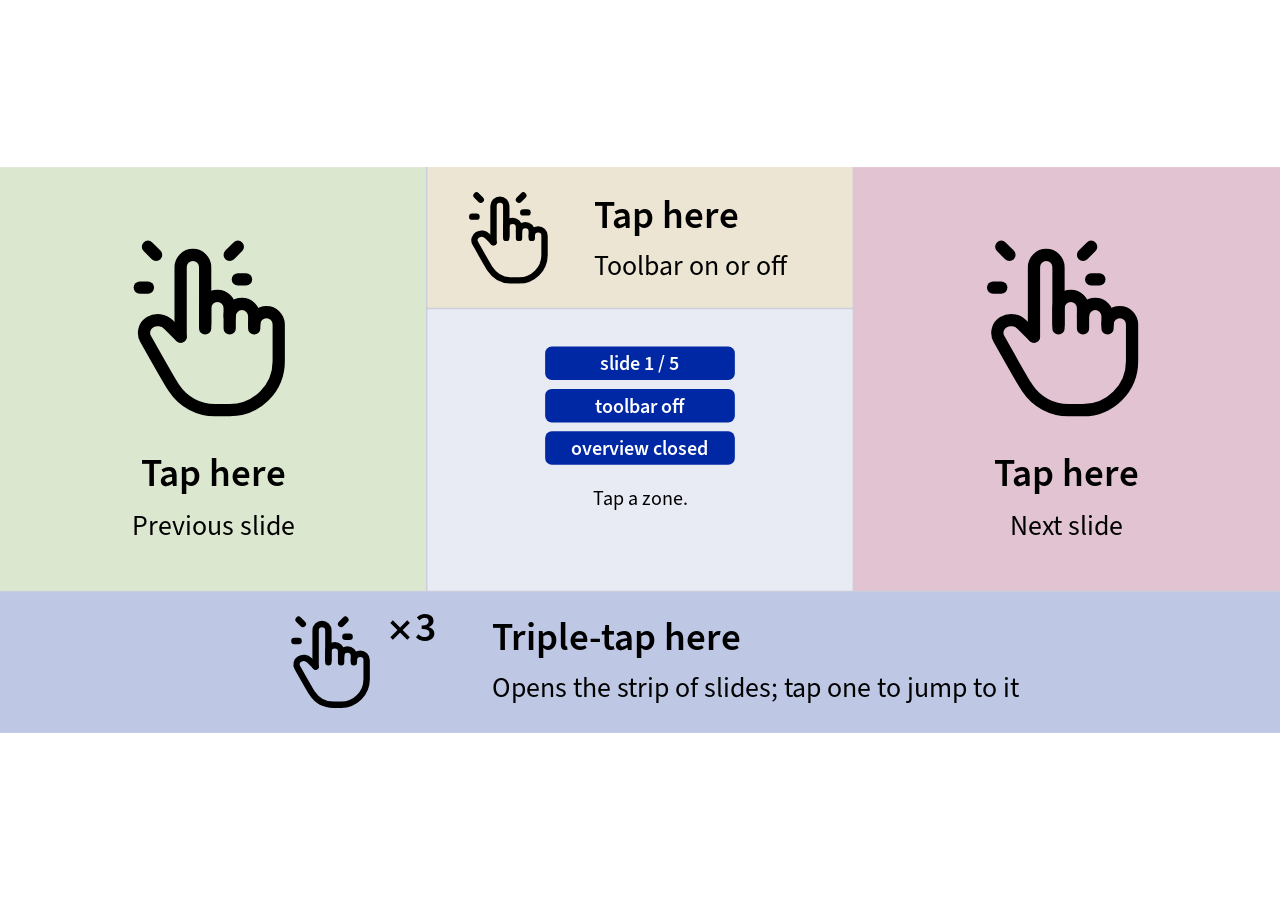
<file: source/guide-deck/media/figures/guide-figures.html>
<!doctype html>
<html lang="en">
<head>
<meta charset="utf-8">
<meta name="viewport" content="width=device-width, initial-scale=1">
<title>The live figures of the guide deck of BDLT PDF Presenter</title>
<!-- Written by make-figures.py from the sources of the figures; do not edit. The key "figure"
     (x-figure=... on the slide, ?figure=... in a browser) chooses which one runs. -->
<style>/* inlined from ../style/bdlt-style-latin.css */
/* bdlt-style-latin.css -- made by make-latin-style.py from bdltplots/web/bdlt-style.css:
   the same style, Source Sans 3 cut down to what the figures show (U+0020-007E). Do not edit. */
@font-face { font-family: "Source Sans 3"; font-style: normal; font-weight: 400; font-display: block; src: url([data-uri]) format("woff2"); }
@font-face { font-family: "Source Sans 3"; font-style: normal; font-weight: 600; font-display: block; src: url([data-uri]) format("woff2"); }
:root {
  --uzh-blue: #0028A5;
  --uzh-blue1: #BDC9E8;
  --uzh-blue2: #7596FF;
  --uzh-blue3: #3062FF;
  --uzh-blue4: #001E7C;
  --uzh-blue5: #001452;
  --uzh-berry: #BF0D3E;
  --uzh-berry1: #FBC6D4;
  --uzh-berry2: #F78CAA;
  --uzh-berry3: #F3537F;
  --uzh-berry4: #8F0A2E;
  --uzh-berry5: #60061F;
  --uzh-apple: #A4D233;
  --uzh-apple1: #ECF6D6;
  --uzh-apple2: #DBEDAD;
  --uzh-apple3: #C8E485;
  --uzh-apple4: #7CA023;
  --uzh-apple5: #536B18;
  --uzh-gold: #FFC845;
  --uzh-gold1: #FFF4DA;
  --uzh-gold2: #FFE9B5;
  --uzh-gold3: #FFDE8F;
  --uzh-gold4: #F3AB00;
  --uzh-gold5: #A27200;
  --uzh-cyan: #4AC9E3;
  --uzh-cyan1: #DBF4F9;
  --uzh-cyan2: #B7E9F4;
  --uzh-cyan3: #92DFEE;
  --uzh-cyan4: #1EA7C4;
  --uzh-cyan5: #147082;
  --uzh-orange: #FC4C02;
  --uzh-orange1: #FFDBCC;
  --uzh-orange2: #FEB799;
  --uzh-orange3: #FE9367;
  --uzh-orange4: #BD3902;
  --uzh-orange5: #7E2601;
  --bdlt-ink: #000000; --bdlt-ink-2: #666666; --bdlt-mark-muted: #A3A3A3; --bdlt-line: #D7D7D7;
  --bdlt-font: "Source Sans 3", "Source Sans Pro", -apple-system, system-ui, sans-serif;
}
html, body { margin: 0; height: 100%; background: transparent; color: var(--bdlt-ink); font-family: var(--bdlt-font); font-size: 18px; font-weight: 400; }
b, strong, output { font-weight: 600; }
output { font-variant-numeric: tabular-nums; }
button { font: inherit; padding: 4px 14px; min-height: 34px; border: 1px solid #c7cfe8; background: #f3f5fb; border-radius: 6px; }
input[type=range] { accent-color: var(--uzh-blue); height: 30px; }
svg text { font-family: var(--bdlt-font); }

</style>
<script>/* inlined from ../../bdltplots/web/bdlt-style.js */
window.BDLT = {
  hues: {"blue": ["#0028A5", "#BDC9E8", "#7596FF", "#3062FF", "#001E7C", "#001452"], "berry": ["#BF0D3E", "#FBC6D4", "#F78CAA", "#F3537F", "#8F0A2E", "#60061F"], "apple": ["#A4D233", "#ECF6D6", "#DBEDAD", "#C8E485", "#7CA023", "#536B18"], "gold": ["#FFC845", "#FFF4DA", "#FFE9B5", "#FFDE8F", "#F3AB00", "#A27200"], "cyan": ["#4AC9E3", "#DBF4F9", "#B7E9F4", "#92DFEE", "#1EA7C4", "#147082"], "orange": ["#FC4C02", "#FFDBCC", "#FEB799", "#FE9367", "#BD3902", "#7E2601"]},
  series: ["#0028A5", "#BF0D3E", "#A4D233", "#FFC845", "#4AC9E3", "#FC4C02"],          // the house order C0 .. C5
  groups: ["#3062FF", "#FC4C02", "#1EA7C4", "#BF0D3E", "#7CA023"],          // equal-weight groups on white, colour-blind safe
  sequential: ["#EEF2FB", "#BDC9E8", "#7596FF", "#3062FF", "#0028A5", "#001452"], diverging: ["#8F0A2E", "#F3537F", "#FBC6D4", "#EFEFEF", "#BDC9E8", "#3062FF", "#001E7C"],
  ink: "#000000", ink2: "#666666", muted: "#A3A3A3", line: "#D7D7D7",
  font: "\"Source Sans 3\", \"Source Sans Pro\", -apple-system, system-ui, sans-serif",
  size: 17, labelSize: 22, lineWidth: 1.6,     // tick labels, axis labels, box and ticks, in CSS px

  // Run f once the embedded Source Sans is ready, to draw again: text is measured when it is drawn.
  whenFonts: function (f) {
    if (!document.fonts || !document.fonts.load) return;
    Promise.all([document.fonts.load('400 16px "Source Sans 3"'), document.fonts.load('600 16px "Source Sans 3"')]).then(f, f);
  },

  // Plotly.js: the group's plot look. A closed box (axis lines mirrored on the top and right),
  // ticks outside, no grid, no legend box.
  // Plotly.react(div, traces, BDLT.plotlyLayout({xaxis: {title: {text: 'x'}}}), BDLT.plotlyConfig)
  plotlyLayout: function (extra) {
    var B = this;
    var axis = function () { return { showline: true, mirror: true, linecolor: "#000", linewidth: B.lineWidth, ticks: "outside",
      tickcolor: "#000", tickwidth: B.lineWidth, ticklen: 6, showgrid: false, zeroline: false, automargin: true }; };
    var base = { font: { family: B.font, size: B.size, color: "#000" }, colorway: B.series, showlegend: false,
      paper_bgcolor: "rgba(0,0,0,0)", plot_bgcolor: "rgba(0,0,0,0)", margin: { l: 78, r: 14, t: 10, b: 64 }, hovermode: "closest" };
    extra = extra || {};
    ["xaxis", "yaxis"].forEach(function (k) {
      var a = Object.assign(axis(), extra[k]);
      if (a.title && a.title.text !== undefined) a.title = Object.assign({ font: { size: B.labelSize }, standoff: 8 }, a.title);
      base[k] = a;
    });
    for (var k in extra) if (k !== "xaxis" && k !== "yaxis") base[k] = extra[k];
    return base;
  },
  plotlyConfig: { displayModeBar: false, responsive: true },

  // D3: the same closed box. g: a d3 selection of a <g>; x, y: d3 scales with pixel ranges (linear,
  // or log: decades labelled 10^n, with small ticks between them).
  // o: { xlabel, ylabel, xticks, yticks, xformat, yformat, size, labelSize, lineWidth }
  axes: function (g, x, y, o) {
    o = o || {};
    var d3 = window.d3, B = this, size = o.size || B.size, lsize = o.labelSize || B.labelSize, lw = o.lineWidth || B.lineWidth;
    var xr = x.range(), yr = y.range();
    var left = Math.min(xr[0], xr[1]), right = Math.max(xr[0], xr[1]), top = Math.min(yr[0], yr[1]), bottom = Math.max(yr[0], yr[1]);
    var isLog = function (s) { return typeof s.base === "function"; };
    g.selectAll("*").remove();
    function axis(make, scale, n, fmt, tr, horizontal) {
      var a = make(scale).tickSize(6).tickSizeOuter(0).tickPadding(5), log = isLog(scale);
      if (log) {
        var d = scale.domain(), lo = Math.min(d[0], d[1]), hi = Math.max(d[0], d[1]), dec = [], minor = [];
        for (var e = Math.floor(Math.log10(lo)) - 1; e <= Math.ceil(Math.log10(hi)); e++)
          for (var k = 1; k < 10; k++) {
            var v = k * Math.pow(10, e);
            if (v >= lo * 0.999999 && v <= hi * 1.000001) (k === 1 ? dec : minor).push(v);
          }
        a.tickValues(dec).tickFormat(function () { return ""; });
      } else a.ticks(n || 5, fmt);
      var s = g.append("g").attr("transform", tr).call(a);
      s.select(".domain").remove();
      s.attr("font-family", B.font).attr("font-size", size);
      s.selectAll("line").attr("stroke", "#000").attr("stroke-width", lw);
      s.selectAll("text").attr("fill", "#000");
      if (log) {
        s.selectAll(".tick text").each(function (v) {
          var t = d3.select(this), e = Math.round(Math.log10(v));
          t.append("tspan").text("10");
          t.append("tspan").attr("dy", "-0.5em").attr("font-size", Math.round(size * 0.72)).text((e < 0 ? "−" : "") + Math.abs(e));
        });
        s.selectAll("line.minor").data(minor).join("line").attr("class", "minor").attr("stroke", "#000").attr("stroke-width", lw * 0.7)
          .attr(horizontal ? "x1" : "y1", scale).attr(horizontal ? "x2" : "y2", scale)
          .attr(horizontal ? "y2" : "x2", horizontal ? 3.5 : -3.5);
      }
      return s;
    }
    var gx = axis(d3.axisBottom, x, o.xticks, o.xformat, "translate(0," + bottom + ")", true);
    var gy = axis(d3.axisLeft, y, o.yticks, o.yformat, "translate(" + left + ",0)", false);
    g.append("rect").attr("x", left).attr("y", top).attr("width", right - left).attr("height", bottom - top)
      .attr("fill", "none").attr("stroke", "#000").attr("stroke-width", lw).attr("pointer-events", "none");
    var label = function (text, room) {      // an axis label; a little smaller when it is longer than its side of the box
      var t = g.append("text").attr("font-family", B.font).attr("font-size", lsize).attr("fill", "#000").attr("text-anchor", "middle").text(text), w = 0;
      try { w = t.node().getComputedTextLength(); } catch (e) {}
      if (w > room) t.attr("font-size", Math.max(0.7 * lsize, lsize * room / w));
      return t;
    };
    if (o.xlabel) label(o.xlabel, right - left).attr("x", (left + right) / 2).attr("y", bottom + 11 + size + lsize);
    if (o.ylabel) {
      var widest = 0;
      gy.selectAll(".tick text").each(function () { try { widest = Math.max(widest, this.getBBox().width); } catch (e) {} });
      var lx = left - 11 - (widest || 2.2 * size) - 0.45 * lsize;
      label(o.ylabel, bottom - top).attr("transform", "translate(" + lx + "," + (top + bottom) / 2 + ") rotate(-90)");
    }
    return { left: left, right: right, top: top, bottom: bottom };
  }
};

</script>
<script>/* inlined from https://cdn.jsdelivr.net/npm/d3-color@3.1.0/dist/d3-color.min.js */
// https://d3js.org/d3-color/ v3.1.0 Copyright 2010-2022 Mike Bostock
!function(t,e){"object"==typeof exports&&"undefined"!=typeof module?e(exports):"function"==typeof define&&define.amd?define(["exports"],e):e((t="undefined"!=typeof globalThis?globalThis:t||self).d3=t.d3||{})}(this,(function(t){"use strict";function e(t,e,i){t.prototype=e.prototype=i,i.constructor=t}function i(t,e){var i=Object.create(t.prototype);for(var n in e)i[n]=e[n];return i}function n(){}var r=.7,a=1/r,s="\\s*([+-]?\\d+)\\s*",h="\\s*([+-]?(?:\\d*\\.)?\\d+(?:[eE][+-]?\\d+)?)\\s*",o="\\s*([+-]?(?:\\d*\\.)?\\d+(?:[eE][+-]?\\d+)?)%\\s*",l=/^#([0-9a-f]{3,8})$/,u=new RegExp(`^rgb\\(${s},${s},${s}\\)$`),c=new RegExp(`^rgb\\(${o},${o},${o}\\)$`),g=new RegExp(`^rgba\\(${s},${s},${s},${h}\\)$`),p=new RegExp(`^rgba\\(${o},${o},${o},${h}\\)$`),f=new RegExp(`^hsl\\(${h},${o},${o}\\)$`),d=new RegExp(`^hsla\\(${h},${o},${o},${h}\\)$`),b={aliceblue:15792383,antiquewhite:16444375,aqua:65535,aquamarine:8388564,azure:15794175,beige:16119260,bisque:16770244,black:0,blanchedalmond:16772045,blue:255,blueviolet:9055202,brown:10824234,burlywood:14596231,cadetblue:6266528,chartreuse:8388352,chocolate:13789470,coral:16744272,cornflowerblue:6591981,cornsilk:16775388,crimson:14423100,cyan:65535,darkblue:139,darkcyan:35723,darkgoldenrod:12092939,darkgray:11119017,darkgreen:25600,darkgrey:11119017,darkkhaki:12433259,darkmagenta:9109643,darkolivegreen:5597999,darkorange:16747520,darkorchid:10040012,darkred:9109504,darksalmon:15308410,darkseagreen:9419919,darkslateblue:4734347,darkslategray:3100495,darkslategrey:3100495,darkturquoise:52945,darkviolet:9699539,deeppink:16716947,deepskyblue:49151,dimgray:6908265,dimgrey:6908265,dodgerblue:2003199,firebrick:11674146,floralwhite:16775920,forestgreen:2263842,fuchsia:16711935,gainsboro:14474460,ghostwhite:16316671,gold:16766720,goldenrod:14329120,gray:8421504,green:32768,greenyellow:11403055,grey:8421504,honeydew:15794160,hotpink:16738740,indianred:13458524,indigo:4915330,ivory:16777200,khaki:15787660,lavender:15132410,lavenderblush:16773365,lawngreen:8190976,lemonchiffon:16775885,lightblue:11393254,lightcoral:15761536,lightcyan:14745599,lightgoldenrodyellow:16448210,lightgray:13882323,lightgreen:9498256,lightgrey:13882323,lightpink:16758465,lightsalmon:16752762,lightseagreen:2142890,lightskyblue:8900346,lightslategray:7833753,lightslategrey:7833753,lightsteelblue:11584734,lightyellow:16777184,lime:65280,limegreen:3329330,linen:16445670,magenta:16711935,maroon:8388608,mediumaquamarine:6737322,mediumblue:205,mediumorchid:12211667,mediumpurple:9662683,mediumseagreen:3978097,mediumslateblue:8087790,mediumspringgreen:64154,mediumturquoise:4772300,mediumvioletred:13047173,midnightblue:1644912,mintcream:16121850,mistyrose:16770273,moccasin:16770229,navajowhite:16768685,navy:128,oldlace:16643558,olive:8421376,olivedrab:7048739,orange:16753920,orangered:16729344,orchid:14315734,palegoldenrod:15657130,palegreen:10025880,paleturquoise:11529966,palevioletred:14381203,papayawhip:16773077,peachpuff:16767673,peru:13468991,pink:16761035,plum:14524637,powderblue:11591910,purple:8388736,rebeccapurple:6697881,red:16711680,rosybrown:12357519,royalblue:4286945,saddlebrown:9127187,salmon:16416882,sandybrown:16032864,seagreen:3050327,seashell:16774638,sienna:10506797,silver:12632256,skyblue:8900331,slateblue:6970061,slategray:7372944,slategrey:7372944,snow:16775930,springgreen:65407,steelblue:4620980,tan:13808780,teal:32896,thistle:14204888,tomato:16737095,turquoise:4251856,violet:15631086,wheat:16113331,white:16777215,whitesmoke:16119285,yellow:16776960,yellowgreen:10145074};function y(){return this.rgb().formatHex()}function w(){return this.rgb().formatRgb()}function m(t){var e,i;return t=(t+"").trim().toLowerCase(),(e=l.exec(t))?(i=e[1].length,e=parseInt(e[1],16),6===i?$(e):3===i?new M(e>>8&15|e>>4&240,e>>4&15|240&e,(15&e)<<4|15&e,1):8===i?N(e>>24&255,e>>16&255,e>>8&255,(255&e)/255):4===i?N(e>>12&15|e>>8&240,e>>8&15|e>>4&240,e>>4&15|240&e,((15&e)<<4|15&e)/255):null):(e=u.exec(t))?new M(e[1],e[2],e[3],1):(e=c.exec(t))?new M(255*e[1]/100,255*e[2]/100,255*e[3]/100,1):(e=g.exec(t))?N(e[1],e[2],e[3],e[4]):(e=p.exec(t))?N(255*e[1]/100,255*e[2]/100,255*e[3]/100,e[4]):(e=f.exec(t))?j(e[1],e[2]/100,e[3]/100,1):(e=d.exec(t))?j(e[1],e[2]/100,e[3]/100,e[4]):b.hasOwnProperty(t)?$(b[t]):"transparent"===t?new M(NaN,NaN,NaN,0):null}function $(t){return new M(t>>16&255,t>>8&255,255&t,1)}function N(t,e,i,n){return n<=0&&(t=e=i=NaN),new M(t,e,i,n)}function k(t){return t instanceof n||(t=m(t)),t?new M((t=t.rgb()).r,t.g,t.b,t.opacity):new M}function x(t,e,i,n){return 1===arguments.length?k(t):new M(t,e,i,null==n?1:n)}function M(t,e,i,n){this.r=+t,this.g=+e,this.b=+i,this.opacity=+n}function v(){return`#${E(this.r)}${E(this.g)}${E(this.b)}`}function q(){const t=H(this.opacity);return`${1===t?"rgb(":"rgba("}${R(this.r)}, ${R(this.g)}, ${R(this.b)}${1===t?")":`, ${t})`}`}function H(t){return isNaN(t)?1:Math.max(0,Math.min(1,t))}function R(t){return Math.max(0,Math.min(255,Math.round(t)||0))}function E(t){return((t=R(t))<16?"0":"")+t.toString(16)}function j(t,e,i,n){return n<=0?t=e=i=NaN:i<=0||i>=1?t=e=NaN:e<=0&&(t=NaN),new I(t,e,i,n)}function O(t){if(t instanceof I)return new I(t.h,t.s,t.l,t.opacity);if(t instanceof n||(t=m(t)),!t)return new I;if(t instanceof I)return t;var e=(t=t.rgb()).r/255,i=t.g/255,r=t.b/255,a=Math.min(e,i,r),s=Math.max(e,i,r),h=NaN,o=s-a,l=(s+a)/2;return o?(h=e===s?(i-r)/o+6*(i<r):i===s?(r-e)/o+2:(e-i)/o+4,o/=l<.5?s+a:2-s-a,h*=60):o=l>0&&l<1?0:h,new I(h,o,l,t.opacity)}function P(t,e,i,n){return 1===arguments.length?O(t):new I(t,e,i,null==n?1:n)}function I(t,e,i,n){this.h=+t,this.s=+e,this.l=+i,this.opacity=+n}function S(t){return(t=(t||0)%360)<0?t+360:t}function T(t){return Math.max(0,Math.min(1,t||0))}function _(t,e,i){return 255*(t<60?e+(i-e)*t/60:t<180?i:t<240?e+(i-e)*(240-t)/60:e)}e(n,m,{copy(t){return Object.assign(new this.constructor,this,t)},displayable(){return this.rgb().displayable()},hex:y,formatHex:y,formatHex8:function(){return this.rgb().formatHex8()},formatHsl:function(){return O(this).formatHsl()},formatRgb:w,toString:w}),e(M,x,i(n,{brighter(t){return t=null==t?a:Math.pow(a,t),new M(this.r*t,this.g*t,this.b*t,this.opacity)},darker(t){return t=null==t?r:Math.pow(r,t),new M(this.r*t,this.g*t,this.b*t,this.opacity)},rgb(){return this},clamp(){return new M(R(this.r),R(this.g),R(this.b),H(this.opacity))},displayable(){return-.5<=this.r&&this.r<255.5&&-.5<=this.g&&this.g<255.5&&-.5<=this.b&&this.b<255.5&&0<=this.opacity&&this.opacity<=1},hex:v,formatHex:v,formatHex8:function(){return`#${E(this.r)}${E(this.g)}${E(this.b)}${E(255*(isNaN(this.opacity)?1:this.opacity))}`},formatRgb:q,toString:q})),e(I,P,i(n,{brighter(t){return t=null==t?a:Math.pow(a,t),new I(this.h,this.s,this.l*t,this.opacity)},darker(t){return t=null==t?r:Math.pow(r,t),new I(this.h,this.s,this.l*t,this.opacity)},rgb(){var t=this.h%360+360*(this.h<0),e=isNaN(t)||isNaN(this.s)?0:this.s,i=this.l,n=i+(i<.5?i:1-i)*e,r=2*i-n;return new M(_(t>=240?t-240:t+120,r,n),_(t,r,n),_(t<120?t+240:t-120,r,n),this.opacity)},clamp(){return new I(S(this.h),T(this.s),T(this.l),H(this.opacity))},displayable(){return(0<=this.s&&this.s<=1||isNaN(this.s))&&0<=this.l&&this.l<=1&&0<=this.opacity&&this.opacity<=1},formatHsl(){const t=H(this.opacity);return`${1===t?"hsl(":"hsla("}${S(this.h)}, ${100*T(this.s)}%, ${100*T(this.l)}%${1===t?")":`, ${t})`}`}}));const z=Math.PI/180,C=180/Math.PI,L=.96422,A=.82521,B=4/29,D=6/29,F=3*D*D;function G(t){if(t instanceof K)return new K(t.l,t.a,t.b,t.opacity);if(t instanceof Z)return tt(t);t instanceof M||(t=k(t));var e,i,n=W(t.r),r=W(t.g),a=W(t.b),s=Q((.2225045*n+.7168786*r+.0606169*a)/1);return n===r&&r===a?e=i=s:(e=Q((.4360747*n+.3850649*r+.1430804*a)/L),i=Q((.0139322*n+.0971045*r+.7141733*a)/A)),new K(116*s-16,500*(e-s),200*(s-i),t.opacity)}function J(t,e,i,n){return 1===arguments.length?G(t):new K(t,e,i,null==n?1:n)}function K(t,e,i,n){this.l=+t,this.a=+e,this.b=+i,this.opacity=+n}function Q(t){return t>.008856451679035631?Math.pow(t,1/3):t/F+B}function U(t){return t>D?t*t*t:F*(t-B)}function V(t){return 255*(t<=.0031308?12.92*t:1.055*Math.pow(t,1/2.4)-.055)}function W(t){return(t/=255)<=.04045?t/12.92:Math.pow((t+.055)/1.055,2.4)}function X(t){if(t instanceof Z)return new Z(t.h,t.c,t.l,t.opacity);if(t instanceof K||(t=G(t)),0===t.a&&0===t.b)return new Z(NaN,0<t.l&&t.l<100?0:NaN,t.l,t.opacity);var e=Math.atan2(t.b,t.a)*C;return new Z(e<0?e+360:e,Math.sqrt(t.a*t.a+t.b*t.b),t.l,t.opacity)}function Y(t,e,i,n){return 1===arguments.length?X(t):new Z(t,e,i,null==n?1:n)}function Z(t,e,i,n){this.h=+t,this.c=+e,this.l=+i,this.opacity=+n}function tt(t){if(isNaN(t.h))return new K(t.l,0,0,t.opacity);var e=t.h*z;return new K(t.l,Math.cos(e)*t.c,Math.sin(e)*t.c,t.opacity)}e(K,J,i(n,{brighter(t){return new K(this.l+18*(null==t?1:t),this.a,this.b,this.opacity)},darker(t){return new K(this.l-18*(null==t?1:t),this.a,this.b,this.opacity)},rgb(){var t=(this.l+16)/116,e=isNaN(this.a)?t:t+this.a/500,i=isNaN(this.b)?t:t-this.b/200;return new M(V(3.1338561*(e=L*U(e))-1.6168667*(t=1*U(t))-.4906146*(i=A*U(i))),V(-.9787684*e+1.9161415*t+.033454*i),V(.0719453*e-.2289914*t+1.4052427*i),this.opacity)}})),e(Z,Y,i(n,{brighter(t){return new Z(this.h,this.c,this.l+18*(null==t?1:t),this.opacity)},darker(t){return new Z(this.h,this.c,this.l-18*(null==t?1:t),this.opacity)},rgb(){return tt(this).rgb()}}));var et=-.14861,it=1.78277,nt=-.29227,rt=-.90649,at=1.97294,st=at*rt,ht=at*it,ot=it*nt-rt*et;function lt(t){if(t instanceof ct)return new ct(t.h,t.s,t.l,t.opacity);t instanceof M||(t=k(t));var e=t.r/255,i=t.g/255,n=t.b/255,r=(ot*n+st*e-ht*i)/(ot+st-ht),a=n-r,s=(at*(i-r)-nt*a)/rt,h=Math.sqrt(s*s+a*a)/(at*r*(1-r)),o=h?Math.atan2(s,a)*C-120:NaN;return new ct(o<0?o+360:o,h,r,t.opacity)}function ut(t,e,i,n){return 1===arguments.length?lt(t):new ct(t,e,i,null==n?1:n)}function ct(t,e,i,n){this.h=+t,this.s=+e,this.l=+i,this.opacity=+n}e(ct,ut,i(n,{brighter(t){return t=null==t?a:Math.pow(a,t),new ct(this.h,this.s,this.l*t,this.opacity)},darker(t){return t=null==t?r:Math.pow(r,t),new ct(this.h,this.s,this.l*t,this.opacity)},rgb(){var t=isNaN(this.h)?0:(this.h+120)*z,e=+this.l,i=isNaN(this.s)?0:this.s*e*(1-e),n=Math.cos(t),r=Math.sin(t);return new M(255*(e+i*(et*n+it*r)),255*(e+i*(nt*n+rt*r)),255*(e+i*(at*n)),this.opacity)}})),t.color=m,t.cubehelix=ut,t.gray=function(t,e){return new K(t,0,0,null==e?1:e)},t.hcl=Y,t.hsl=P,t.lab=J,t.lch=function(t,e,i,n){return 1===arguments.length?X(t):new Z(i,e,t,null==n?1:n)},t.rgb=x,Object.defineProperty(t,"__esModule",{value:!0})}));

</script>
<script>/* inlined from https://cdn.jsdelivr.net/npm/d3-dispatch@3.0.1/dist/d3-dispatch.min.js */
// https://d3js.org/d3-dispatch/ v3.0.1 Copyright 2010-2021 Mike Bostock
!function(n,e){"object"==typeof exports&&"undefined"!=typeof module?e(exports):"function"==typeof define&&define.amd?define(["exports"],e):e((n="undefined"!=typeof globalThis?globalThis:n||self).d3=n.d3||{})}(this,(function(n){"use strict";var e={value:()=>{}};function t(){for(var n,e=0,t=arguments.length,o={};e<t;++e){if(!(n=arguments[e]+"")||n in o||/[\s.]/.test(n))throw new Error("illegal type: "+n);o[n]=[]}return new r(o)}function r(n){this._=n}function o(n,e){return n.trim().split(/^|\s+/).map((function(n){var t="",r=n.indexOf(".");if(r>=0&&(t=n.slice(r+1),n=n.slice(0,r)),n&&!e.hasOwnProperty(n))throw new Error("unknown type: "+n);return{type:n,name:t}}))}function i(n,e){for(var t,r=0,o=n.length;r<o;++r)if((t=n[r]).name===e)return t.value}function f(n,t,r){for(var o=0,i=n.length;o<i;++o)if(n[o].name===t){n[o]=e,n=n.slice(0,o).concat(n.slice(o+1));break}return null!=r&&n.push({name:t,value:r}),n}r.prototype=t.prototype={constructor:r,on:function(n,e){var t,r=this._,l=o(n+"",r),a=-1,u=l.length;if(!(arguments.length<2)){if(null!=e&&"function"!=typeof e)throw new Error("invalid callback: "+e);for(;++a<u;)if(t=(n=l[a]).type)r[t]=f(r[t],n.name,e);else if(null==e)for(t in r)r[t]=f(r[t],n.name,null);return this}for(;++a<u;)if((t=(n=l[a]).type)&&(t=i(r[t],n.name)))return t},copy:function(){var n={},e=this._;for(var t in e)n[t]=e[t].slice();return new r(n)},call:function(n,e){if((t=arguments.length-2)>0)for(var t,r,o=new Array(t),i=0;i<t;++i)o[i]=arguments[i+2];if(!this._.hasOwnProperty(n))throw new Error("unknown type: "+n);for(i=0,t=(r=this._[n]).length;i<t;++i)r[i].value.apply(e,o)},apply:function(n,e,t){if(!this._.hasOwnProperty(n))throw new Error("unknown type: "+n);for(var r=this._[n],o=0,i=r.length;o<i;++o)r[o].value.apply(e,t)}},n.dispatch=t,Object.defineProperty(n,"__esModule",{value:!0})}));

</script>
<script>/* inlined from https://cdn.jsdelivr.net/npm/d3-ease@3.0.1/dist/d3-ease.min.js */
// https://d3js.org/d3-ease/ v3.0.1 Copyright 2010-2021 Mike Bostock, 2001 Robert Penner
!function(n,e){"object"==typeof exports&&"undefined"!=typeof module?e(exports):"function"==typeof define&&define.amd?define(["exports"],e):e((n="undefined"!=typeof globalThis?globalThis:n||self).d3=n.d3||{})}(this,(function(n){"use strict";function e(n){return((n*=2)<=1?n*n:--n*(2-n)+1)/2}function t(n){return((n*=2)<=1?n*n*n:(n-=2)*n*n+2)/2}var u=function n(e){function t(n){return Math.pow(n,e)}return e=+e,t.exponent=n,t}(3),r=function n(e){function t(n){return 1-Math.pow(1-n,e)}return e=+e,t.exponent=n,t}(3),a=function n(e){function t(n){return((n*=2)<=1?Math.pow(n,e):2-Math.pow(2-n,e))/2}return e=+e,t.exponent=n,t}(3),o=Math.PI,i=o/2;function c(n){return(1-Math.cos(o*n))/2}function s(n){return 1.0009775171065494*(Math.pow(2,-10*n)-.0009765625)}function f(n){return((n*=2)<=1?s(1-n):2-s(n-1))/2}function h(n){return((n*=2)<=1?1-Math.sqrt(1-n*n):Math.sqrt(1-(n-=2)*n)+1)/2}var p=4/11,M=7.5625;function d(n){return(n=+n)<p?M*n*n:n<.7272727272727273?M*(n-=.5454545454545454)*n+.75:n<.9090909090909091?M*(n-=.8181818181818182)*n+.9375:M*(n-=.9545454545454546)*n+.984375}var l=1.70158,I=function n(e){function t(n){return(n=+n)*n*(e*(n-1)+n)}return e=+e,t.overshoot=n,t}(l),O=function n(e){function t(n){return--n*n*((n+1)*e+n)+1}return e=+e,t.overshoot=n,t}(l),x=function n(e){function t(n){return((n*=2)<1?n*n*((e+1)*n-e):(n-=2)*n*((e+1)*n+e)+2)/2}return e=+e,t.overshoot=n,t}(l),v=2*Math.PI,y=function n(e,t){var u=Math.asin(1/(e=Math.max(1,e)))*(t/=v);function r(n){return e*s(- --n)*Math.sin((u-n)/t)}return r.amplitude=function(e){return n(e,t*v)},r.period=function(t){return n(e,t)},r}(1,.3),b=function n(e,t){var u=Math.asin(1/(e=Math.max(1,e)))*(t/=v);function r(n){return 1-e*s(n=+n)*Math.sin((n+u)/t)}return r.amplitude=function(e){return n(e,t*v)},r.period=function(t){return n(e,t)},r}(1,.3),m=function n(e,t){var u=Math.asin(1/(e=Math.max(1,e)))*(t/=v);function r(n){return((n=2*n-1)<0?e*s(-n)*Math.sin((u-n)/t):2-e*s(n)*Math.sin((u+n)/t))/2}return r.amplitude=function(e){return n(e,t*v)},r.period=function(t){return n(e,t)},r}(1,.3);n.easeBack=x,n.easeBackIn=I,n.easeBackInOut=x,n.easeBackOut=O,n.easeBounce=d,n.easeBounceIn=function(n){return 1-d(1-n)},n.easeBounceInOut=function(n){return((n*=2)<=1?1-d(1-n):d(n-1)+1)/2},n.easeBounceOut=d,n.easeCircle=h,n.easeCircleIn=function(n){return 1-Math.sqrt(1-n*n)},n.easeCircleInOut=h,n.easeCircleOut=function(n){return Math.sqrt(1- --n*n)},n.easeCubic=t,n.easeCubicIn=function(n){return n*n*n},n.easeCubicInOut=t,n.easeCubicOut=function(n){return--n*n*n+1},n.easeElastic=b,n.easeElasticIn=y,n.easeElasticInOut=m,n.easeElasticOut=b,n.easeExp=f,n.easeExpIn=function(n){return s(1-+n)},n.easeExpInOut=f,n.easeExpOut=function(n){return 1-s(n)},n.easeLinear=n=>+n,n.easePoly=a,n.easePolyIn=u,n.easePolyInOut=a,n.easePolyOut=r,n.easeQuad=e,n.easeQuadIn=function(n){return n*n},n.easeQuadInOut=e,n.easeQuadOut=function(n){return n*(2-n)},n.easeSin=c,n.easeSinIn=function(n){return 1==+n?1:1-Math.cos(n*i)},n.easeSinInOut=c,n.easeSinOut=function(n){return Math.sin(n*i)},Object.defineProperty(n,"__esModule",{value:!0})}));

</script>
<script>/* inlined from https://cdn.jsdelivr.net/npm/d3-interpolate@3.0.1/dist/d3-interpolate.min.js */
// https://d3js.org/d3-interpolate/ v3.0.1 Copyright 2010-2021 Mike Bostock
!function(t,n){"object"==typeof exports&&"undefined"!=typeof module?n(exports,require("d3-color")):"function"==typeof define&&define.amd?define(["exports","d3-color"],n):n((t="undefined"!=typeof globalThis?globalThis:t||self).d3=t.d3||{},t.d3)}(this,(function(t,n){"use strict";function r(t,n,r,e,a){var o=t*t,u=o*t;return((1-3*t+3*o-u)*n+(4-6*o+3*u)*r+(1+3*t+3*o-3*u)*e+u*a)/6}function e(t){var n=t.length-1;return function(e){var a=e<=0?e=0:e>=1?(e=1,n-1):Math.floor(e*n),o=t[a],u=t[a+1],i=a>0?t[a-1]:2*o-u,c=a<n-1?t[a+2]:2*u-o;return r((e-a/n)*n,i,o,u,c)}}function a(t){var n=t.length;return function(e){var a=Math.floor(((e%=1)<0?++e:e)*n),o=t[(a+n-1)%n],u=t[a%n],i=t[(a+1)%n],c=t[(a+2)%n];return r((e-a/n)*n,o,u,i,c)}}var o=t=>()=>t;function u(t,n){return function(r){return t+r*n}}function i(t,n){var r=n-t;return r?u(t,r>180||r<-180?r-360*Math.round(r/360):r):o(isNaN(t)?n:t)}function c(t){return 1==(t=+t)?l:function(n,r){return r-n?function(t,n,r){return t=Math.pow(t,r),n=Math.pow(n,r)-t,r=1/r,function(e){return Math.pow(t+e*n,r)}}(n,r,t):o(isNaN(n)?r:n)}}function l(t,n){var r=n-t;return r?u(t,r):o(isNaN(t)?n:t)}var f=function t(r){var e=c(r);function a(t,r){var a=e((t=n.rgb(t)).r,(r=n.rgb(r)).r),o=e(t.g,r.g),u=e(t.b,r.b),i=l(t.opacity,r.opacity);return function(n){return t.r=a(n),t.g=o(n),t.b=u(n),t.opacity=i(n),t+""}}return a.gamma=t,a}(1);function s(t){return function(r){var e,a,o=r.length,u=new Array(o),i=new Array(o),c=new Array(o);for(e=0;e<o;++e)a=n.rgb(r[e]),u[e]=a.r||0,i[e]=a.g||0,c[e]=a.b||0;return u=t(u),i=t(i),c=t(c),a.opacity=1,function(t){return a.r=u(t),a.g=i(t),a.b=c(t),a+""}}}var h=s(e),p=s(a);function v(t,n){n||(n=[]);var r,e=t?Math.min(n.length,t.length):0,a=n.slice();return function(o){for(r=0;r<e;++r)a[r]=t[r]*(1-o)+n[r]*o;return a}}function g(t){return ArrayBuffer.isView(t)&&!(t instanceof DataView)}function M(t,n){var r,e=n?n.length:0,a=t?Math.min(e,t.length):0,o=new Array(a),u=new Array(e);for(r=0;r<a;++r)o[r]=X(t[r],n[r]);for(;r<e;++r)u[r]=n[r];return function(t){for(r=0;r<a;++r)u[r]=o[r](t);return u}}function y(t,n){var r=new Date;return t=+t,n=+n,function(e){return r.setTime(t*(1-e)+n*e),r}}function b(t,n){return t=+t,n=+n,function(r){return t*(1-r)+n*r}}function d(t,n){var r,e={},a={};for(r in null!==t&&"object"==typeof t||(t={}),null!==n&&"object"==typeof n||(n={}),n)r in t?e[r]=X(t[r],n[r]):a[r]=n[r];return function(t){for(r in e)a[r]=e[r](t);return a}}var x=/[-+]?(?:\d+\.?\d*|\.?\d+)(?:[eE][-+]?\d+)?/g,w=new RegExp(x.source,"g");function m(t,n){var r,e,a,o=x.lastIndex=w.lastIndex=0,u=-1,i=[],c=[];for(t+="",n+="";(r=x.exec(t))&&(e=w.exec(n));)(a=e.index)>o&&(a=n.slice(o,a),i[u]?i[u]+=a:i[++u]=a),(r=r[0])===(e=e[0])?i[u]?i[u]+=e:i[++u]=e:(i[++u]=null,c.push({i:u,x:b(r,e)})),o=w.lastIndex;return o<n.length&&(a=n.slice(o),i[u]?i[u]+=a:i[++u]=a),i.length<2?c[0]?function(t){return function(n){return t(n)+""}}(c[0].x):function(t){return function(){return t}}(n):(n=c.length,function(t){for(var r,e=0;e<n;++e)i[(r=c[e]).i]=r.x(t);return i.join("")})}function X(t,r){var e,a=typeof r;return null==r||"boolean"===a?o(r):("number"===a?b:"string"===a?(e=n.color(r))?(r=e,f):m:r instanceof n.color?f:r instanceof Date?y:g(r)?v:Array.isArray(r)?M:"function"!=typeof r.valueOf&&"function"!=typeof r.toString||isNaN(r)?d:b)(t,r)}var A,N=180/Math.PI,S={translateX:0,translateY:0,rotate:0,skewX:0,scaleX:1,scaleY:1};function Y(t,n,r,e,a,o){var u,i,c;return(u=Math.sqrt(t*t+n*n))&&(t/=u,n/=u),(c=t*r+n*e)&&(r-=t*c,e-=n*c),(i=Math.sqrt(r*r+e*e))&&(r/=i,e/=i,c/=i),t*e<n*r&&(t=-t,n=-n,c=-c,u=-u),{translateX:a,translateY:o,rotate:Math.atan2(n,t)*N,skewX:Math.atan(c)*N,scaleX:u,scaleY:i}}function j(t,n,r,e){function a(t){return t.length?t.pop()+" ":""}return function(o,u){var i=[],c=[];return o=t(o),u=t(u),function(t,e,a,o,u,i){if(t!==a||e!==o){var c=u.push("translate(",null,n,null,r);i.push({i:c-4,x:b(t,a)},{i:c-2,x:b(e,o)})}else(a||o)&&u.push("translate("+a+n+o+r)}(o.translateX,o.translateY,u.translateX,u.translateY,i,c),function(t,n,r,o){t!==n?(t-n>180?n+=360:n-t>180&&(t+=360),o.push({i:r.push(a(r)+"rotate(",null,e)-2,x:b(t,n)})):n&&r.push(a(r)+"rotate("+n+e)}(o.rotate,u.rotate,i,c),function(t,n,r,o){t!==n?o.push({i:r.push(a(r)+"skewX(",null,e)-2,x:b(t,n)}):n&&r.push(a(r)+"skewX("+n+e)}(o.skewX,u.skewX,i,c),function(t,n,r,e,o,u){if(t!==r||n!==e){var i=o.push(a(o)+"scale(",null,",",null,")");u.push({i:i-4,x:b(t,r)},{i:i-2,x:b(n,e)})}else 1===r&&1===e||o.push(a(o)+"scale("+r+","+e+")")}(o.scaleX,o.scaleY,u.scaleX,u.scaleY,i,c),o=u=null,function(t){for(var n,r=-1,e=c.length;++r<e;)i[(n=c[r]).i]=n.x(t);return i.join("")}}}var q=j((function(t){const n=new("function"==typeof DOMMatrix?DOMMatrix:WebKitCSSMatrix)(t+"");return n.isIdentity?S:Y(n.a,n.b,n.c,n.d,n.e,n.f)}),"px, ","px)","deg)"),D=j((function(t){return null==t?S:(A||(A=document.createElementNS("http://www.w3.org/2000/svg","g")),A.setAttribute("transform",t),(t=A.transform.baseVal.consolidate())?Y((t=t.matrix).a,t.b,t.c,t.d,t.e,t.f):S)}),", ",")",")");function R(t){return((t=Math.exp(t))+1/t)/2}var T=function t(n,r,e){function a(t,a){var o,u,i=t[0],c=t[1],l=t[2],f=a[0],s=a[1],h=a[2],p=f-i,v=s-c,g=p*p+v*v;if(g<1e-12)u=Math.log(h/l)/n,o=function(t){return[i+t*p,c+t*v,l*Math.exp(n*t*u)]};else{var M=Math.sqrt(g),y=(h*h-l*l+e*g)/(2*l*r*M),b=(h*h-l*l-e*g)/(2*h*r*M),d=Math.log(Math.sqrt(y*y+1)-y),x=Math.log(Math.sqrt(b*b+1)-b);u=(x-d)/n,o=function(t){var e,a=t*u,o=R(d),f=l/(r*M)*(o*(e=n*a+d,((e=Math.exp(2*e))-1)/(e+1))-function(t){return((t=Math.exp(t))-1/t)/2}(d));return[i+f*p,c+f*v,l*o/R(n*a+d)]}}return o.duration=1e3*u*n/Math.SQRT2,o}return a.rho=function(n){var r=Math.max(.001,+n),e=r*r;return t(r,e,e*e)},a}(Math.SQRT2,2,4);function k(t){return function(r,e){var a=t((r=n.hsl(r)).h,(e=n.hsl(e)).h),o=l(r.s,e.s),u=l(r.l,e.l),i=l(r.opacity,e.opacity);return function(t){return r.h=a(t),r.s=o(t),r.l=u(t),r.opacity=i(t),r+""}}}var C=k(i),B=k(l);function H(t){return function(r,e){var a=t((r=n.hcl(r)).h,(e=n.hcl(e)).h),o=l(r.c,e.c),u=l(r.l,e.l),i=l(r.opacity,e.opacity);return function(t){return r.h=a(t),r.c=o(t),r.l=u(t),r.opacity=i(t),r+""}}}var I=H(i),O=H(l);function L(t){return function r(e){function a(r,a){var o=t((r=n.cubehelix(r)).h,(a=n.cubehelix(a)).h),u=l(r.s,a.s),i=l(r.l,a.l),c=l(r.opacity,a.opacity);return function(t){return r.h=o(t),r.s=u(t),r.l=i(Math.pow(t,e)),r.opacity=c(t),r+""}}return e=+e,a.gamma=r,a}(1)}var E=L(i),V=L(l);t.interpolate=X,t.interpolateArray=function(t,n){return(g(n)?v:M)(t,n)},t.interpolateBasis=e,t.interpolateBasisClosed=a,t.interpolateCubehelix=E,t.interpolateCubehelixLong=V,t.interpolateDate=y,t.interpolateDiscrete=function(t){var n=t.length;return function(r){return t[Math.max(0,Math.min(n-1,Math.floor(r*n)))]}},t.interpolateHcl=I,t.interpolateHclLong=O,t.interpolateHsl=C,t.interpolateHslLong=B,t.interpolateHue=function(t,n){var r=i(+t,+n);return function(t){var n=r(t);return n-360*Math.floor(n/360)}},t.interpolateLab=function(t,r){var e=l((t=n.lab(t)).l,(r=n.lab(r)).l),a=l(t.a,r.a),o=l(t.b,r.b),u=l(t.opacity,r.opacity);return function(n){return t.l=e(n),t.a=a(n),t.b=o(n),t.opacity=u(n),t+""}},t.interpolateNumber=b,t.interpolateNumberArray=v,t.interpolateObject=d,t.interpolateRgb=f,t.interpolateRgbBasis=h,t.interpolateRgbBasisClosed=p,t.interpolateRound=function(t,n){return t=+t,n=+n,function(r){return Math.round(t*(1-r)+n*r)}},t.interpolateString=m,t.interpolateTransformCss=q,t.interpolateTransformSvg=D,t.interpolateZoom=T,t.piecewise=function(t,n){void 0===n&&(n=t,t=X);for(var r=0,e=n.length-1,a=n[0],o=new Array(e<0?0:e);r<e;)o[r]=t(a,a=n[++r]);return function(t){var n=Math.max(0,Math.min(e-1,Math.floor(t*=e)));return o[n](t-n)}},t.quantize=function(t,n){for(var r=new Array(n),e=0;e<n;++e)r[e]=t(e/(n-1));return r},Object.defineProperty(t,"__esModule",{value:!0})}));

</script>
<script>/* inlined from https://cdn.jsdelivr.net/npm/d3-selection@3.0.0/dist/d3-selection.min.js */
// https://d3js.org/d3-selection/ v3.0.0 Copyright 2010-2021 Mike Bostock
!function(t,n){"object"==typeof exports&&"undefined"!=typeof module?n(exports):"function"==typeof define&&define.amd?define(["exports"],n):n((t="undefined"!=typeof globalThis?globalThis:t||self).d3=t.d3||{})}(this,(function(t){"use strict";var n="http://www.w3.org/1999/xhtml",e={svg:"http://www.w3.org/2000/svg",xhtml:n,xlink:"http://www.w3.org/1999/xlink",xml:"http://www.w3.org/XML/1998/namespace",xmlns:"http://www.w3.org/2000/xmlns/"};function r(t){var n=t+="",r=n.indexOf(":");return r>=0&&"xmlns"!==(n=t.slice(0,r))&&(t=t.slice(r+1)),e.hasOwnProperty(n)?{space:e[n],local:t}:t}function i(t){return function(){var e=this.ownerDocument,r=this.namespaceURI;return r===n&&e.documentElement.namespaceURI===n?e.createElement(t):e.createElementNS(r,t)}}function o(t){return function(){return this.ownerDocument.createElementNS(t.space,t.local)}}function u(t){var n=r(t);return(n.local?o:i)(n)}function s(){}function c(t){return null==t?s:function(){return this.querySelector(t)}}function l(t){return null==t?[]:Array.isArray(t)?t:Array.from(t)}function a(){return[]}function f(t){return null==t?a:function(){return this.querySelectorAll(t)}}function h(t){return function(){return this.matches(t)}}function p(t){return function(n){return n.matches(t)}}var _=Array.prototype.find;function d(){return this.firstElementChild}var y=Array.prototype.filter;function m(){return Array.from(this.children)}function v(t){return new Array(t.length)}function g(t,n){this.ownerDocument=t.ownerDocument,this.namespaceURI=t.namespaceURI,this._next=null,this._parent=t,this.__data__=n}function w(t){return function(){return t}}function A(t,n,e,r,i,o){for(var u,s=0,c=n.length,l=o.length;s<l;++s)(u=n[s])?(u.__data__=o[s],r[s]=u):e[s]=new g(t,o[s]);for(;s<c;++s)(u=n[s])&&(i[s]=u)}function x(t,n,e,r,i,o,u){var s,c,l,a=new Map,f=n.length,h=o.length,p=new Array(f);for(s=0;s<f;++s)(c=n[s])&&(p[s]=l=u.call(c,c.__data__,s,n)+"",a.has(l)?i[s]=c:a.set(l,c));for(s=0;s<h;++s)l=u.call(t,o[s],s,o)+"",(c=a.get(l))?(r[s]=c,c.__data__=o[s],a.delete(l)):e[s]=new g(t,o[s]);for(s=0;s<f;++s)(c=n[s])&&a.get(p[s])===c&&(i[s]=c)}function b(t){return t.__data__}function S(t){return"object"==typeof t&&"length"in t?t:Array.from(t)}function E(t,n){return t<n?-1:t>n?1:t>=n?0:NaN}function N(t){return function(){this.removeAttribute(t)}}function C(t){return function(){this.removeAttributeNS(t.space,t.local)}}function L(t,n){return function(){this.setAttribute(t,n)}}function P(t,n){return function(){this.setAttributeNS(t.space,t.local,n)}}function T(t,n){return function(){var e=n.apply(this,arguments);null==e?this.removeAttribute(t):this.setAttribute(t,e)}}function B(t,n){return function(){var e=n.apply(this,arguments);null==e?this.removeAttributeNS(t.space,t.local):this.setAttributeNS(t.space,t.local,e)}}function M(t){return t.ownerDocument&&t.ownerDocument.defaultView||t.document&&t||t.defaultView}function q(t){return function(){this.style.removeProperty(t)}}function D(t,n,e){return function(){this.style.setProperty(t,n,e)}}function O(t,n,e){return function(){var r=n.apply(this,arguments);null==r?this.style.removeProperty(t):this.style.setProperty(t,r,e)}}function V(t,n){return t.style.getPropertyValue(n)||M(t).getComputedStyle(t,null).getPropertyValue(n)}function j(t){return function(){delete this[t]}}function R(t,n){return function(){this[t]=n}}function H(t,n){return function(){var e=n.apply(this,arguments);null==e?delete this[t]:this[t]=e}}function I(t){return t.trim().split(/^|\s+/)}function U(t){return t.classList||new X(t)}function X(t){this._node=t,this._names=I(t.getAttribute("class")||"")}function G(t,n){for(var e=U(t),r=-1,i=n.length;++r<i;)e.add(n[r])}function Y(t,n){for(var e=U(t),r=-1,i=n.length;++r<i;)e.remove(n[r])}function k(t){return function(){G(this,t)}}function z(t){return function(){Y(this,t)}}function F(t,n){return function(){(n.apply(this,arguments)?G:Y)(this,t)}}function J(){this.textContent=""}function K(t){return function(){this.textContent=t}}function Q(t){return function(){var n=t.apply(this,arguments);this.textContent=null==n?"":n}}function W(){this.innerHTML=""}function Z(t){return function(){this.innerHTML=t}}function $(t){return function(){var n=t.apply(this,arguments);this.innerHTML=null==n?"":n}}function tt(){this.nextSibling&&this.parentNode.appendChild(this)}function nt(){this.previousSibling&&this.parentNode.insertBefore(this,this.parentNode.firstChild)}function et(){return null}function rt(){var t=this.parentNode;t&&t.removeChild(this)}function it(){var t=this.cloneNode(!1),n=this.parentNode;return n?n.insertBefore(t,this.nextSibling):t}function ot(){var t=this.cloneNode(!0),n=this.parentNode;return n?n.insertBefore(t,this.nextSibling):t}function ut(t){return t.trim().split(/^|\s+/).map((function(t){var n="",e=t.indexOf(".");return e>=0&&(n=t.slice(e+1),t=t.slice(0,e)),{type:t,name:n}}))}function st(t){return function(){var n=this.__on;if(n){for(var e,r=0,i=-1,o=n.length;r<o;++r)e=n[r],t.type&&e.type!==t.type||e.name!==t.name?n[++i]=e:this.removeEventListener(e.type,e.listener,e.options);++i?n.length=i:delete this.__on}}}function ct(t,n,e){return function(){var r,i=this.__on,o=function(t){return function(n){t.call(this,n,this.__data__)}}(n);if(i)for(var u=0,s=i.length;u<s;++u)if((r=i[u]).type===t.type&&r.name===t.name)return this.removeEventListener(r.type,r.listener,r.options),this.addEventListener(r.type,r.listener=o,r.options=e),void(r.value=n);this.addEventListener(t.type,o,e),r={type:t.type,name:t.name,value:n,listener:o,options:e},i?i.push(r):this.__on=[r]}}function lt(t,n,e){var r=M(t),i=r.CustomEvent;"function"==typeof i?i=new i(n,e):(i=r.document.createEvent("Event"),e?(i.initEvent(n,e.bubbles,e.cancelable),i.detail=e.detail):i.initEvent(n,!1,!1)),t.dispatchEvent(i)}function at(t,n){return function(){return lt(this,t,n)}}function ft(t,n){return function(){return lt(this,t,n.apply(this,arguments))}}g.prototype={constructor:g,appendChild:function(t){return this._parent.insertBefore(t,this._next)},insertBefore:function(t,n){return this._parent.insertBefore(t,n)},querySelector:function(t){return this._parent.querySelector(t)},querySelectorAll:function(t){return this._parent.querySelectorAll(t)}},X.prototype={add:function(t){this._names.indexOf(t)<0&&(this._names.push(t),this._node.setAttribute("class",this._names.join(" ")))},remove:function(t){var n=this._names.indexOf(t);n>=0&&(this._names.splice(n,1),this._node.setAttribute("class",this._names.join(" ")))},contains:function(t){return this._names.indexOf(t)>=0}};var ht=[null];function pt(t,n){this._groups=t,this._parents=n}function _t(){return new pt([[document.documentElement]],ht)}function dt(t){return"string"==typeof t?new pt([[document.querySelector(t)]],[document.documentElement]):new pt([[t]],ht)}pt.prototype=_t.prototype={constructor:pt,select:function(t){"function"!=typeof t&&(t=c(t));for(var n=this._groups,e=n.length,r=new Array(e),i=0;i<e;++i)for(var o,u,s=n[i],l=s.length,a=r[i]=new Array(l),f=0;f<l;++f)(o=s[f])&&(u=t.call(o,o.__data__,f,s))&&("__data__"in o&&(u.__data__=o.__data__),a[f]=u);return new pt(r,this._parents)},selectAll:function(t){t="function"==typeof t?function(t){return function(){return l(t.apply(this,arguments))}}(t):f(t);for(var n=this._groups,e=n.length,r=[],i=[],o=0;o<e;++o)for(var u,s=n[o],c=s.length,a=0;a<c;++a)(u=s[a])&&(r.push(t.call(u,u.__data__,a,s)),i.push(u));return new pt(r,i)},selectChild:function(t){return this.select(null==t?d:function(t){return function(){return _.call(this.children,t)}}("function"==typeof t?t:p(t)))},selectChildren:function(t){return this.selectAll(null==t?m:function(t){return function(){return y.call(this.children,t)}}("function"==typeof t?t:p(t)))},filter:function(t){"function"!=typeof t&&(t=h(t));for(var n=this._groups,e=n.length,r=new Array(e),i=0;i<e;++i)for(var o,u=n[i],s=u.length,c=r[i]=[],l=0;l<s;++l)(o=u[l])&&t.call(o,o.__data__,l,u)&&c.push(o);return new pt(r,this._parents)},data:function(t,n){if(!arguments.length)return Array.from(this,b);var e=n?x:A,r=this._parents,i=this._groups;"function"!=typeof t&&(t=w(t));for(var o=i.length,u=new Array(o),s=new Array(o),c=new Array(o),l=0;l<o;++l){var a=r[l],f=i[l],h=f.length,p=S(t.call(a,a&&a.__data__,l,r)),_=p.length,d=s[l]=new Array(_),y=u[l]=new Array(_),m=c[l]=new Array(h);e(a,f,d,y,m,p,n);for(var v,g,E=0,N=0;E<_;++E)if(v=d[E]){for(E>=N&&(N=E+1);!(g=y[N])&&++N<_;);v._next=g||null}}return(u=new pt(u,r))._enter=s,u._exit=c,u},enter:function(){return new pt(this._enter||this._groups.map(v),this._parents)},exit:function(){return new pt(this._exit||this._groups.map(v),this._parents)},join:function(t,n,e){var r=this.enter(),i=this,o=this.exit();return"function"==typeof t?(r=t(r))&&(r=r.selection()):r=r.append(t+""),null!=n&&(i=n(i))&&(i=i.selection()),null==e?o.remove():e(o),r&&i?r.merge(i).order():i},merge:function(t){for(var n=t.selection?t.selection():t,e=this._groups,r=n._groups,i=e.length,o=r.length,u=Math.min(i,o),s=new Array(i),c=0;c<u;++c)for(var l,a=e[c],f=r[c],h=a.length,p=s[c]=new Array(h),_=0;_<h;++_)(l=a[_]||f[_])&&(p[_]=l);for(;c<i;++c)s[c]=e[c];return new pt(s,this._parents)},selection:function(){return this},order:function(){for(var t=this._groups,n=-1,e=t.length;++n<e;)for(var r,i=t[n],o=i.length-1,u=i[o];--o>=0;)(r=i[o])&&(u&&4^r.compareDocumentPosition(u)&&u.parentNode.insertBefore(r,u),u=r);return this},sort:function(t){function n(n,e){return n&&e?t(n.__data__,e.__data__):!n-!e}t||(t=E);for(var e=this._groups,r=e.length,i=new Array(r),o=0;o<r;++o){for(var u,s=e[o],c=s.length,l=i[o]=new Array(c),a=0;a<c;++a)(u=s[a])&&(l[a]=u);l.sort(n)}return new pt(i,this._parents).order()},call:function(){var t=arguments[0];return arguments[0]=this,t.apply(null,arguments),this},nodes:function(){return Array.from(this)},node:function(){for(var t=this._groups,n=0,e=t.length;n<e;++n)for(var r=t[n],i=0,o=r.length;i<o;++i){var u=r[i];if(u)return u}return null},size:function(){let t=0;for(const n of this)++t;return t},empty:function(){return!this.node()},each:function(t){for(var n=this._groups,e=0,r=n.length;e<r;++e)for(var i,o=n[e],u=0,s=o.length;u<s;++u)(i=o[u])&&t.call(i,i.__data__,u,o);return this},attr:function(t,n){var e=r(t);if(arguments.length<2){var i=this.node();return e.local?i.getAttributeNS(e.space,e.local):i.getAttribute(e)}return this.each((null==n?e.local?C:N:"function"==typeof n?e.local?B:T:e.local?P:L)(e,n))},style:function(t,n,e){return arguments.length>1?this.each((null==n?q:"function"==typeof n?O:D)(t,n,null==e?"":e)):V(this.node(),t)},property:function(t,n){return arguments.length>1?this.each((null==n?j:"function"==typeof n?H:R)(t,n)):this.node()[t]},classed:function(t,n){var e=I(t+"");if(arguments.length<2){for(var r=U(this.node()),i=-1,o=e.length;++i<o;)if(!r.contains(e[i]))return!1;return!0}return this.each(("function"==typeof n?F:n?k:z)(e,n))},text:function(t){return arguments.length?this.each(null==t?J:("function"==typeof t?Q:K)(t)):this.node().textContent},html:function(t){return arguments.length?this.each(null==t?W:("function"==typeof t?$:Z)(t)):this.node().innerHTML},raise:function(){return this.each(tt)},lower:function(){return this.each(nt)},append:function(t){var n="function"==typeof t?t:u(t);return this.select((function(){return this.appendChild(n.apply(this,arguments))}))},insert:function(t,n){var e="function"==typeof t?t:u(t),r=null==n?et:"function"==typeof n?n:c(n);return this.select((function(){return this.insertBefore(e.apply(this,arguments),r.apply(this,arguments)||null)}))},remove:function(){return this.each(rt)},clone:function(t){return this.select(t?ot:it)},datum:function(t){return arguments.length?this.property("__data__",t):this.node().__data__},on:function(t,n,e){var r,i,o=ut(t+""),u=o.length;if(!(arguments.length<2)){for(s=n?ct:st,r=0;r<u;++r)this.each(s(o[r],n,e));return this}var s=this.node().__on;if(s)for(var c,l=0,a=s.length;l<a;++l)for(r=0,c=s[l];r<u;++r)if((i=o[r]).type===c.type&&i.name===c.name)return c.value},dispatch:function(t,n){return this.each(("function"==typeof n?ft:at)(t,n))},[Symbol.iterator]:function*(){for(var t=this._groups,n=0,e=t.length;n<e;++n)for(var r,i=t[n],o=0,u=i.length;o<u;++o)(r=i[o])&&(yield r)}};var yt=0;function mt(){return new vt}function vt(){this._="@"+(++yt).toString(36)}function gt(t){let n;for(;n=t.sourceEvent;)t=n;return t}function wt(t,n){if(t=gt(t),void 0===n&&(n=t.currentTarget),n){var e=n.ownerSVGElement||n;if(e.createSVGPoint){var r=e.createSVGPoint();return r.x=t.clientX,r.y=t.clientY,[(r=r.matrixTransform(n.getScreenCTM().inverse())).x,r.y]}if(n.getBoundingClientRect){var i=n.getBoundingClientRect();return[t.clientX-i.left-n.clientLeft,t.clientY-i.top-n.clientTop]}}return[t.pageX,t.pageY]}vt.prototype=mt.prototype={constructor:vt,get:function(t){for(var n=this._;!(n in t);)if(!(t=t.parentNode))return;return t[n]},set:function(t,n){return t[this._]=n},remove:function(t){return this._ in t&&delete t[this._]},toString:function(){return this._}},t.create=function(t){return dt(u(t).call(document.documentElement))},t.creator=u,t.local=mt,t.matcher=h,t.namespace=r,t.namespaces=e,t.pointer=wt,t.pointers=function(t,n){return t.target&&(t=gt(t),void 0===n&&(n=t.currentTarget),t=t.touches||[t]),Array.from(t,(t=>wt(t,n)))},t.select=dt,t.selectAll=function(t){return"string"==typeof t?new pt([document.querySelectorAll(t)],[document.documentElement]):new pt([l(t)],ht)},t.selection=_t,t.selector=c,t.selectorAll=f,t.style=V,t.window=M,Object.defineProperty(t,"__esModule",{value:!0})}));

</script>
<script>/* inlined from https://cdn.jsdelivr.net/npm/d3-timer@3.0.1/dist/d3-timer.min.js */
// https://d3js.org/d3-timer/ v3.0.1 Copyright 2010-2021 Mike Bostock
!function(t,n){"object"==typeof exports&&"undefined"!=typeof module?n(exports):"function"==typeof define&&define.amd?define(["exports"],n):n((t="undefined"!=typeof globalThis?globalThis:t||self).d3=t.d3||{})}(this,(function(t){"use strict";var n,e,o=0,i=0,r=0,l=0,u=0,a=0,s="object"==typeof performance&&performance.now?performance:Date,c="object"==typeof window&&window.requestAnimationFrame?window.requestAnimationFrame.bind(window):function(t){setTimeout(t,17)};function f(){return u||(c(_),u=s.now()+a)}function _(){u=0}function m(){this._call=this._time=this._next=null}function p(t,n,e){var o=new m;return o.restart(t,n,e),o}function w(){f(),++o;for(var t,e=n;e;)(t=u-e._time)>=0&&e._call.call(void 0,t),e=e._next;--o}function d(){u=(l=s.now())+a,o=i=0;try{w()}finally{o=0,function(){var t,o,i=n,r=1/0;for(;i;)i._call?(r>i._time&&(r=i._time),t=i,i=i._next):(o=i._next,i._next=null,i=t?t._next=o:n=o);e=t,y(r)}(),u=0}}function h(){var t=s.now(),n=t-l;n>1e3&&(a-=n,l=t)}function y(t){o||(i&&(i=clearTimeout(i)),t-u>24?(t<1/0&&(i=setTimeout(d,t-s.now()-a)),r&&(r=clearInterval(r))):(r||(l=s.now(),r=setInterval(h,1e3)),o=1,c(d)))}m.prototype=p.prototype={constructor:m,restart:function(t,o,i){if("function"!=typeof t)throw new TypeError("callback is not a function");i=(null==i?f():+i)+(null==o?0:+o),this._next||e===this||(e?e._next=this:n=this,e=this),this._call=t,this._time=i,y()},stop:function(){this._call&&(this._call=null,this._time=1/0,y())}},t.interval=function(t,n,e){var o=new m,i=n;return null==n?(o.restart(t,n,e),o):(o._restart=o.restart,o.restart=function(t,n,e){n=+n,e=null==e?f():+e,o._restart((function r(l){l+=i,o._restart(r,i+=n,e),t(l)}),n,e)},o.restart(t,n,e),o)},t.now=f,t.timeout=function(t,n,e){var o=new m;return n=null==n?0:+n,o.restart((e=>{o.stop(),t(e+n)}),n,e),o},t.timer=p,t.timerFlush=w,Object.defineProperty(t,"__esModule",{value:!0})}));

</script>
<script>/* inlined from https://cdn.jsdelivr.net/npm/d3-transition@3.0.1/dist/d3-transition.min.js */
// https://d3js.org/d3-transition/ v3.0.1 Copyright 2010-2021 Mike Bostock
!function(t,n){"object"==typeof exports&&"undefined"!=typeof module?n(exports,require("d3-selection"),require("d3-dispatch"),require("d3-timer"),require("d3-interpolate"),require("d3-color"),require("d3-ease")):"function"==typeof define&&define.amd?define(["exports","d3-selection","d3-dispatch","d3-timer","d3-interpolate","d3-color","d3-ease"],n):n((t="undefined"!=typeof globalThis?globalThis:t||self).d3=t.d3||{},t.d3,t.d3,t.d3,t.d3,t.d3,t.d3)}(this,(function(t,n,e,r,i,o,u){"use strict";var a=e.dispatch("start","end","cancel","interrupt"),s=[];function l(t,n,e,i,o,u){var l=t.__transition;if(l){if(e in l)return}else t.__transition={};!function(t,n,e){var i,o=t.__transition;function u(t){e.state=1,e.timer.restart(a,e.delay,e.time),e.delay<=t&&a(t-e.delay)}function a(u){var f,c,h,d;if(1!==e.state)return l();for(f in o)if((d=o[f]).name===e.name){if(3===d.state)return r.timeout(a);4===d.state?(d.state=6,d.timer.stop(),d.on.call("interrupt",t,t.__data__,d.index,d.group),delete o[f]):+f<n&&(d.state=6,d.timer.stop(),d.on.call("cancel",t,t.__data__,d.index,d.group),delete o[f])}if(r.timeout((function(){3===e.state&&(e.state=4,e.timer.restart(s,e.delay,e.time),s(u))})),e.state=2,e.on.call("start",t,t.__data__,e.index,e.group),2===e.state){for(e.state=3,i=new Array(h=e.tween.length),f=0,c=-1;f<h;++f)(d=e.tween[f].value.call(t,t.__data__,e.index,e.group))&&(i[++c]=d);i.length=c+1}}function s(n){for(var r=n<e.duration?e.ease.call(null,n/e.duration):(e.timer.restart(l),e.state=5,1),o=-1,u=i.length;++o<u;)i[o].call(t,r);5===e.state&&(e.on.call("end",t,t.__data__,e.index,e.group),l())}function l(){for(var r in e.state=6,e.timer.stop(),delete o[n],o)return;delete t.__transition}o[n]=e,e.timer=r.timer(u,0,e.time)}(t,e,{name:n,index:i,group:o,on:a,tween:s,time:u.time,delay:u.delay,duration:u.duration,ease:u.ease,timer:null,state:0})}function f(t,n){var e=h(t,n);if(e.state>0)throw new Error("too late; already scheduled");return e}function c(t,n){var e=h(t,n);if(e.state>3)throw new Error("too late; already running");return e}function h(t,n){var e=t.__transition;if(!e||!(e=e[n]))throw new Error("transition not found");return e}function d(t,n){var e,r,i,o=t.__transition,u=!0;if(o){for(i in n=null==n?null:n+"",o)(e=o[i]).name===n?(r=e.state>2&&e.state<5,e.state=6,e.timer.stop(),e.on.call(r?"interrupt":"cancel",t,t.__data__,e.index,e.group),delete o[i]):u=!1;u&&delete t.__transition}}function p(t,n){var e,r;return function(){var i=c(this,t),o=i.tween;if(o!==e)for(var u=0,a=(r=e=o).length;u<a;++u)if(r[u].name===n){(r=r.slice()).splice(u,1);break}i.tween=r}}function _(t,n,e){var r,i;if("function"!=typeof e)throw new Error;return function(){var o=c(this,t),u=o.tween;if(u!==r){i=(r=u).slice();for(var a={name:n,value:e},s=0,l=i.length;s<l;++s)if(i[s].name===n){i[s]=a;break}s===l&&i.push(a)}o.tween=i}}function v(t,n,e){var r=t._id;return t.each((function(){var t=c(this,r);(t.value||(t.value={}))[n]=e.apply(this,arguments)})),function(t){return h(t,r).value[n]}}function y(t,n){var e;return("number"==typeof n?i.interpolateNumber:n instanceof o.color?i.interpolateRgb:(e=o.color(n))?(n=e,i.interpolateRgb):i.interpolateString)(t,n)}function m(t){return function(){this.removeAttribute(t)}}function w(t){return function(){this.removeAttributeNS(t.space,t.local)}}function g(t,n,e){var r,i,o=e+"";return function(){var u=this.getAttribute(t);return u===o?null:u===r?i:i=n(r=u,e)}}function b(t,n,e){var r,i,o=e+"";return function(){var u=this.getAttributeNS(t.space,t.local);return u===o?null:u===r?i:i=n(r=u,e)}}function x(t,n,e){var r,i,o;return function(){var u,a,s=e(this);if(null!=s)return(u=this.getAttribute(t))===(a=s+"")?null:u===r&&a===i?o:(i=a,o=n(r=u,s));this.removeAttribute(t)}}function A(t,n,e){var r,i,o;return function(){var u,a,s=e(this);if(null!=s)return(u=this.getAttributeNS(t.space,t.local))===(a=s+"")?null:u===r&&a===i?o:(i=a,o=n(r=u,s));this.removeAttributeNS(t.space,t.local)}}function E(t,n){return function(e){this.setAttribute(t,n.call(this,e))}}function T(t,n){return function(e){this.setAttributeNS(t.space,t.local,n.call(this,e))}}function C(t,n){var e,r;function i(){var i=n.apply(this,arguments);return i!==r&&(e=(r=i)&&T(t,i)),e}return i._value=n,i}function S(t,n){var e,r;function i(){var i=n.apply(this,arguments);return i!==r&&(e=(r=i)&&E(t,i)),e}return i._value=n,i}function N(t,n){return function(){f(this,t).delay=+n.apply(this,arguments)}}function q(t,n){return n=+n,function(){f(this,t).delay=n}}function P(t,n){return function(){c(this,t).duration=+n.apply(this,arguments)}}function z(t,n){return n=+n,function(){c(this,t).duration=n}}function O(t,n){if("function"!=typeof n)throw new Error;return function(){c(this,t).ease=n}}function j(t,n,e){var r,i,o=function(t){return(t+"").trim().split(/^|\s+/).every((function(t){var n=t.indexOf(".");return n>=0&&(t=t.slice(0,n)),!t||"start"===t}))}(n)?f:c;return function(){var u=o(this,t),a=u.on;a!==r&&(i=(r=a).copy()).on(n,e),u.on=i}}var k=n.selection.prototype.constructor;function M(t){return function(){this.style.removeProperty(t)}}function R(t,n,e){return function(r){this.style.setProperty(t,n.call(this,r),e)}}function I(t,n,e){var r,i;function o(){var o=n.apply(this,arguments);return o!==i&&(r=(i=o)&&R(t,o,e)),r}return o._value=n,o}function V(t){return function(n){this.textContent=t.call(this,n)}}function $(t){var n,e;function r(){var r=t.apply(this,arguments);return r!==e&&(n=(e=r)&&V(r)),n}return r._value=t,r}var B=0;function D(t,n,e,r){this._groups=t,this._parents=n,this._name=e,this._id=r}function F(t){return n.selection().transition(t)}function G(){return++B}var H=n.selection.prototype;D.prototype=F.prototype={constructor:D,select:function(t){var e=this._name,r=this._id;"function"!=typeof t&&(t=n.selector(t));for(var i=this._groups,o=i.length,u=new Array(o),a=0;a<o;++a)for(var s,f,c=i[a],d=c.length,p=u[a]=new Array(d),_=0;_<d;++_)(s=c[_])&&(f=t.call(s,s.__data__,_,c))&&("__data__"in s&&(f.__data__=s.__data__),p[_]=f,l(p[_],e,r,_,p,h(s,r)));return new D(u,this._parents,e,r)},selectAll:function(t){var e=this._name,r=this._id;"function"!=typeof t&&(t=n.selectorAll(t));for(var i=this._groups,o=i.length,u=[],a=[],s=0;s<o;++s)for(var f,c=i[s],d=c.length,p=0;p<d;++p)if(f=c[p]){for(var _,v=t.call(f,f.__data__,p,c),y=h(f,r),m=0,w=v.length;m<w;++m)(_=v[m])&&l(_,e,r,m,v,y);u.push(v),a.push(f)}return new D(u,a,e,r)},selectChild:H.selectChild,selectChildren:H.selectChildren,filter:function(t){"function"!=typeof t&&(t=n.matcher(t));for(var e=this._groups,r=e.length,i=new Array(r),o=0;o<r;++o)for(var u,a=e[o],s=a.length,l=i[o]=[],f=0;f<s;++f)(u=a[f])&&t.call(u,u.__data__,f,a)&&l.push(u);return new D(i,this._parents,this._name,this._id)},merge:function(t){if(t._id!==this._id)throw new Error;for(var n=this._groups,e=t._groups,r=n.length,i=e.length,o=Math.min(r,i),u=new Array(r),a=0;a<o;++a)for(var s,l=n[a],f=e[a],c=l.length,h=u[a]=new Array(c),d=0;d<c;++d)(s=l[d]||f[d])&&(h[d]=s);for(;a<r;++a)u[a]=n[a];return new D(u,this._parents,this._name,this._id)},selection:function(){return new k(this._groups,this._parents)},transition:function(){for(var t=this._name,n=this._id,e=G(),r=this._groups,i=r.length,o=0;o<i;++o)for(var u,a=r[o],s=a.length,f=0;f<s;++f)if(u=a[f]){var c=h(u,n);l(u,t,e,f,a,{time:c.time+c.delay+c.duration,delay:0,duration:c.duration,ease:c.ease})}return new D(r,this._parents,t,e)},call:H.call,nodes:H.nodes,node:H.node,size:H.size,empty:H.empty,each:H.each,on:function(t,n){var e=this._id;return arguments.length<2?h(this.node(),e).on.on(t):this.each(j(e,t,n))},attr:function(t,e){var r=n.namespace(t),o="transform"===r?i.interpolateTransformSvg:y;return this.attrTween(t,"function"==typeof e?(r.local?A:x)(r,o,v(this,"attr."+t,e)):null==e?(r.local?w:m)(r):(r.local?b:g)(r,o,e))},attrTween:function(t,e){var r="attr."+t;if(arguments.length<2)return(r=this.tween(r))&&r._value;if(null==e)return this.tween(r,null);if("function"!=typeof e)throw new Error;var i=n.namespace(t);return this.tween(r,(i.local?C:S)(i,e))},style:function(t,e,r){var o="transform"==(t+="")?i.interpolateTransformCss:y;return null==e?this.styleTween(t,function(t,e){var r,i,o;return function(){var u=n.style(this,t),a=(this.style.removeProperty(t),n.style(this,t));return u===a?null:u===r&&a===i?o:o=e(r=u,i=a)}}(t,o)).on("end.style."+t,M(t)):"function"==typeof e?this.styleTween(t,function(t,e,r){var i,o,u;return function(){var a=n.style(this,t),s=r(this),l=s+"";return null==s&&(this.style.removeProperty(t),l=s=n.style(this,t)),a===l?null:a===i&&l===o?u:(o=l,u=e(i=a,s))}}(t,o,v(this,"style."+t,e))).each(function(t,n){var e,r,i,o,u="style."+n,a="end."+u;return function(){var s=c(this,t),l=s.on,f=null==s.value[u]?o||(o=M(n)):void 0;l===e&&i===f||(r=(e=l).copy()).on(a,i=f),s.on=r}}(this._id,t)):this.styleTween(t,function(t,e,r){var i,o,u=r+"";return function(){var a=n.style(this,t);return a===u?null:a===i?o:o=e(i=a,r)}}(t,o,e),r).on("end.style."+t,null)},styleTween:function(t,n,e){var r="style."+(t+="");if(arguments.length<2)return(r=this.tween(r))&&r._value;if(null==n)return this.tween(r,null);if("function"!=typeof n)throw new Error;return this.tween(r,I(t,n,null==e?"":e))},text:function(t){return this.tween("text","function"==typeof t?function(t){return function(){var n=t(this);this.textContent=null==n?"":n}}(v(this,"text",t)):function(t){return function(){this.textContent=t}}(null==t?"":t+""))},textTween:function(t){var n="text";if(arguments.length<1)return(n=this.tween(n))&&n._value;if(null==t)return this.tween(n,null);if("function"!=typeof t)throw new Error;return this.tween(n,$(t))},remove:function(){return this.on("end.remove",function(t){return function(){var n=this.parentNode;for(var e in this.__transition)if(+e!==t)return;n&&n.removeChild(this)}}(this._id))},tween:function(t,n){var e=this._id;if(t+="",arguments.length<2){for(var r,i=h(this.node(),e).tween,o=0,u=i.length;o<u;++o)if((r=i[o]).name===t)return r.value;return null}return this.each((null==n?p:_)(e,t,n))},delay:function(t){var n=this._id;return arguments.length?this.each(("function"==typeof t?N:q)(n,t)):h(this.node(),n).delay},duration:function(t){var n=this._id;return arguments.length?this.each(("function"==typeof t?P:z)(n,t)):h(this.node(),n).duration},ease:function(t){var n=this._id;return arguments.length?this.each(O(n,t)):h(this.node(),n).ease},easeVarying:function(t){if("function"!=typeof t)throw new Error;return this.each(function(t,n){return function(){var e=n.apply(this,arguments);if("function"!=typeof e)throw new Error;c(this,t).ease=e}}(this._id,t))},end:function(){var t,n,e=this,r=e._id,i=e.size();return new Promise((function(o,u){var a={value:u},s={value:function(){0==--i&&o()}};e.each((function(){var e=c(this,r),i=e.on;i!==t&&((n=(t=i).copy())._.cancel.push(a),n._.interrupt.push(a),n._.end.push(s)),e.on=n})),0===i&&o()}))},[Symbol.iterator]:H[Symbol.iterator]};var J={time:null,delay:0,duration:250,ease:u.easeCubicInOut};function K(t,n){for(var e;!(e=t.__transition)||!(e=e[n]);)if(!(t=t.parentNode))throw new Error(`transition ${n} not found`);return e}n.selection.prototype.interrupt=function(t){return this.each((function(){d(this,t)}))},n.selection.prototype.transition=function(t){var n,e;t instanceof D?(n=t._id,t=t._name):(n=G(),(e=J).time=r.now(),t=null==t?null:t+"");for(var i=this._groups,o=i.length,u=0;u<o;++u)for(var a,s=i[u],f=s.length,c=0;c<f;++c)(a=s[c])&&l(a,t,n,c,s,e||K(a,n));return new D(i,this._parents,t,n)};var L=[null];t.active=function(t,n){var e,r,i=t.__transition;if(i)for(r in n=null==n?null:n+"",i)if((e=i[r]).state>1&&e.name===n)return new D([[t]],L,n,+r);return null},t.interrupt=d,t.transition=F,Object.defineProperty(t,"__esModule",{value:!0})}));

</script>
<script>/* inlined from ../lib/bdlt-icons.js */
/* bdlt-icons.js -- icons for the buttons of widgets, in the line style of BDLT PDF Presenter's
 * own toolbar and of its bar under a frame animation (24 x 24, stroke only, round ends).
 *
 * A button whose effect is obvious carries an icon, not a word: play, pause, one step, back to
 * the start, undo, pen, eraser. A button that needs explaining keeps its word ("Relax", "Shake").
 *
 *   <script src="../lib/bdlt-icons.js"><\/script>          tools/inline-widget.py puts it in the file
 *   <button id="play" data-icon="play" aria-label="Play"></button>     filled in when the page loads
 *   bdltIcon(button, 'pause', 'Pause')                    change it later (play <-> pause)
 *
 * The label is what a screen reader says and what a mouse shows on hover; give one to every
 * icon button. An icon button is 42 px wide and as high as the other buttons, for fingers.
 */
(function () {
  var ICONS = {
    play:   '<path d="M8 5v14l11-7z"/>',
    pause:  '<path d="M8 5v14M16 5v14"/>',
    step:   '<path d="M9 6l6 6-6 6"/>',                                    // one step on, as "next frame"
    back:   '<path d="M15 6l-6 6 6 6"/>',                                  // one step back
    reset:  '<path d="M6 5v14"/><path d="M19 5l-10 7 10 7z"/>',            // back to the start
    undo:   '<path d="M9 6L4 11l5 5"/><path d="M4 11h10a5 5 0 0 1 0 10h-3"/>',
    pen:    '<path d="M4 20l1.2-4.4L15.6 5.2a2 2 0 0 1 2.8 0l.4.4a2 2 0 0 1 0 2.8L8.4 18.8z"/><path d="M13.5 7.3l3.2 3.2"/>',
    eraser: '<path d="M9 20h11"/><path d="M4.6 14.6l9-9a2 2 0 0 1 2.8 0l2 2a2 2 0 0 1 0 2.8L11 18H8z"/>',
    node:   '<circle cx="12" cy="12" r="7.5"/><path d="M12 8.6v6.8M8.6 12h6.8"/>',          // add a node
    link:   '<circle cx="6" cy="17.5" r="3"/><circle cx="18" cy="6.5" r="3"/><path d="M8.3 15.4l7.4-6.8"/>'
  };
  var style = document.createElement('style');
  style.textContent =
    '.bdlt-icon{width:22px;height:22px;display:block;fill:none;stroke:currentColor;stroke-width:1.8;stroke-linecap:round;stroke-linejoin:round}' +
    'button[data-icon]{min-width:42px;padding-left:9px;padding-right:9px;display:inline-grid;place-items:center}' +
    'button[data-icon][hidden]{display:none}';
  document.head.appendChild(style);
  window.bdltIcon = function (button, name, label) {
    if (!ICONS[name]) throw new Error('bdlt-icons: no icon "' + name + '"');
    button.dataset.icon = name;
    button.innerHTML = '<svg class="bdlt-icon" viewBox="0 0 24 24" aria-hidden="true">' + ICONS[name] + '</svg>';
    if (label) { button.setAttribute('aria-label', label); button.title = label; }
  };
  window.BDLT_ICONS = ICONS;
  function fill() {
    document.querySelectorAll('button[data-icon]').forEach(function (b) {
      if (!b.querySelector('svg')) window.bdltIcon(b, b.dataset.icon, b.getAttribute('aria-label'));
    });
  }
  if (document.readyState === 'loading') document.addEventListener('DOMContentLoaded', fill); else fill();
})();

</script>
<style>/* inlined from ../bar/bdlt-bar.css */
/* bdlt-bar.css -- the row under the picture of a widget: buttons, chips, a few words.
   Values that change stand in chips: cells of fixed width at fixed places, white on UZH blue.
   A minimal copy written for the guide deck of BDLT PDF Presenter (the release v3.4.1 has no bar/). */
.bar { display: flex; align-items: center; gap: 10px; padding: 6px 10px; border-top: 1px solid var(--bdlt-line); min-height: 34px; white-space: nowrap; }
.chip { display: inline-block; box-sizing: border-box; background: var(--uzh-blue); color: #fff; font-weight: 600; font-size: 18px; line-height: 30px;
        height: 30px; padding: 0 10px; border-radius: 6px; text-align: center; font-variant-numeric: tabular-nums; flex: none; overflow: hidden; }
.note { flex: 1; min-width: 0; height: 30px; line-height: 30px; font-size: 18px; color: #000; overflow: hidden; text-overflow: ellipsis; }
.key { display: inline-flex; align-items: center; gap: 6px; font-size: 17px; color: #000; flex: none; }
.key i { display: inline-block; width: 14px; height: 14px; box-sizing: border-box; flex: none; }
button[hidden] { display: none; }

</style>
<script>/* inlined from ../bar/bdlt-bar.js */
/* bdlt-bar.js -- chips keep the width of their widest content, so nothing next to them moves.
 *   <span class="chip" id="cB" data-max="block 12 / 12"></span>      BDLT.chip('cB', 'block 3 / 12')
 * A minimal copy written for the guide deck of BDLT PDF Presenter (the release v3.4.1 has no bar/). */
(function () {
  var B = window.BDLT = window.BDLT || {};
  function size() {
    document.querySelectorAll('.chip[data-max]').forEach(function (c) {
      var t = c.textContent; c.style.width = ''; c.textContent = c.dataset.max;
      var w = Math.ceil(c.getBoundingClientRect().width) + 1;
      c.textContent = t; c.style.width = w + 'px';
    });
  }
  B.chip = function (id, text) { var c = document.getElementById(id); if (c && c.textContent !== text) c.textContent = text; };
  B.sizeChips = size;
  if (document.readyState === 'loading') document.addEventListener('DOMContentLoaded', size); else size();
  if (document.fonts && document.fonts.ready) document.fonts.ready.then(size);
})();

</script>
</head>
<body>
<template id="fig-gestures">
<style>
  #wrap { position: absolute; inset: 0; }
  #svg { position: absolute; inset: 0; width: 100%; height: 100%; touch-action: none; cursor: pointer; -webkit-user-select: none; user-select: none; }
  .zone { transition: fill-opacity .55s ease-out; }
  .game .zone { transition: fill-opacity .12s linear; }
  .zone.lit { transition: none; }
  .glow { transition: opacity .7s ease-out; opacity: 0; pointer-events: none; }
  .glow.lit { transition: none; opacity: 1; }
  svg text { pointer-events: none; -webkit-user-select: none; user-select: none; }
  .head { font-weight: 600; font-size: 35px; }
  .sub { font-size: 25px; }
  .times { font-weight: 600; font-size: 37.5px; }
  .chip text { font-weight: 600; font-size: 18px; fill: #fff; font-variant-numeric: tabular-nums; }
  #msg { font-size: 18px; fill: #000; }
  #hint { font-size: 15px; fill: var(--bdlt-ink-2); }
</style>
<div id="wrap"><svg id="svg" role="img" aria-label="This page with its four tap zones"></svg></div>
</template>
<script type="text/plain" id="code-gestures">
// ---- the page and its zones: right and left third (upper three quarters), top quarter of the middle
//      third, lower quarter, as in the presenter. The page is 32.36 x 14.31 cm on the slide (1 cm is 35.445 px here).
const N = 5;                                      // slides of the deck the taps are counted on
const W = 1147, H = 507;                          // px of the drawing: the page
// the hand of the gesture slides (Tabler Icons "hand-click", MIT; the same path data as make-icons.py)
const HAND = ['M8 13v-8.5a1.5 1.5 0 0 1 3 0v7.5', 'M11 11.5v-2a1.5 1.5 0 0 1 3 0v2.5', 'M14 10.5a1.5 1.5 0 0 1 3 0v1.5',
  'M17 11.5a1.5 1.5 0 0 1 3 0v4.5a6 6 0 0 1 -6 6h-2h.208a6 6 0 0 1 -5.012 -2.7l-.196 -.3c-.312 -.479 -1.407 -2.388 -3.286 -5.728a1.5 1.5 0 0 1 .536 -2.022a1.867 1.867 0 0 1 2.28 .28l1.47 1.47',
  'M5 3l-1 -1', 'M4 7h-1', 'M14 3l1 -1', 'M15 6h1'];
const ZONES = [
  { id: 'prev',  x: 0,     y: 0,    w: 1 / 3, h: 0.75, colour: BDLT.hues.apple[0], ink: '#000', head: 'Tap here', sub: 'Previous slide' },
  { id: 'next',  x: 2 / 3, y: 0,    w: 1 / 3, h: 0.75, colour: BDLT.hues.berry[0], ink: '#fff', head: 'Tap here', sub: 'Next slide' },
  { id: 'bar',   x: 1 / 3, y: 0,    w: 1 / 3, h: 0.25, colour: BDLT.hues.gold[0],  ink: '#000', head: 'Tap here', sub: 'Toolbar on or off' },
  { id: 'sheet', x: 0,     y: 0.75, w: 1,     h: 0.25, colour: BDLT.hues.blue[0],  ink: '#fff', head: 'Triple-tap here', sub: 'Opens the strip of slides; tap one to jump to it' }
];
const IDLE = 0.18, LIT = 0.92;                    // how strongly a zone is filled at rest and when it lights up
const ALL_LIT = bdlt.params.lit === '1';          // the poster: every lamp on, so that the picture reads alone
const TRIPLE_MS = 450;                            // three taps count as one triple tap within this time, as in the presenter

const svg = d3.select('#svg').attr('viewBox', `0 0 ${W} ${H}`).attr('preserveAspectRatio', 'xMidYMid meet');
const g = svg.append('g');
g.append('rect').attr('width', W).attr('height', H).attr('fill', '#E8EBF3');                                             // the page

// the lamps: a soft halo under each zone (seen only while it lights up), then the zone itself
const defs = svg.append('defs');
defs.append('filter').attr('id', 'halo').attr('x', '-30%').attr('y', '-30%').attr('width', '160%').attr('height', '160%')
  .append('feGaussianBlur').attr('stdDeviation', 9);
const glows = g.append('g').selectAll('rect').data(ALL_LIT ? [] : ZONES).join('rect').attr('class', 'glow')
  .attr('x', d => d.x * W).attr('y', d => d.y * H).attr('width', d => d.w * W).attr('height', d => d.h * H)
  .attr('fill', d => d.colour).attr('filter', 'url(#halo)');
const zones = g.append('g').selectAll('g').data(ZONES).join('g');
zones.append('rect').attr('class', 'zone').attr('x', d => d.x * W).attr('y', d => d.y * H).attr('width', d => d.w * W).attr('height', d => d.h * H)
  .attr('fill', d => d.colour).attr('fill-opacity', ALL_LIT ? LIT : IDLE);
// in each zone: the hand and the words. Tall zones have the hand above the words, wide ones to their left.
const labels = zones.append('g').attr('class', 'label');
const tall = d => d.h > 0.5, X0 = d => d.x * W, Y0 = d => d.y * H;
const handAt = d => (tall(d) ? [X0(d) + d.w * W / 2 - 87.9, 56.7, 7.325] : [d.id === 'sheet' ? 0.22 * W : X0(d) + 29.42, Y0(d) + 17.72, 3.81]);
const hands = labels.append('g').attr('class', 'hand').attr('transform', d => { const q = handAt(d); return `translate(${q[0]},${q[1]}) scale(${q[2]})`; })
  .attr('fill', 'none').attr('stroke-width', 1.5).attr('stroke-linecap', 'round').attr('stroke-linejoin', 'round');
HAND.forEach(p => hands.append('path').attr('d', p));
const wordsX = d => (tall(d) ? X0(d) + d.w * W / 2 : d.id === 'sheet' ? 440.5 : X0(d) + 150.3);
labels.append('text').attr('class', 'head').attr('text-anchor', d => (tall(d) ? 'middle' : 'start')).attr('x', wordsX).attr('y', d => (tall(d) ? 285.4 : Y0(d) + (d.id === 'sheet' ? 52.5 : 54.3))).text(d => d.head);
labels.append('text').attr('class', 'sub').attr('text-anchor', d => (tall(d) ? 'middle' : 'start')).attr('x', wordsX).attr('y', d => (tall(d) ? 329.6 : Y0(d) + (d.id === 'sheet' ? 94.9 : 96.8))).text(d => d.sub);
// "x 3" next to the hand of the lower quarter; the cross is drawn, so that it looks the same in the poster
const times = labels.filter(d => d.id === 'sheet');
times.append('path').attr('class', 'hand').attr('fill', 'none').attr('stroke-width', 3.2).attr('d', 'M350.9 407.3l15.2 15.2M366.1 407.3l-15.2 15.2');
times.append('text').attr('class', 'times').attr('x', 372.2).attr('y', 424.3).text('3');
const ink = (d, lit) => (lit ? d.ink : '#000');
function inkOf(sel, lit) { sel.selectAll('text').attr('fill', d => ink(d, lit)); sel.selectAll('.hand').attr('stroke', d => ink(d, lit)); }
inkOf(zones, ALL_LIT);
// thin lines between the zones
g.append('g').attr('stroke', '#C9CEDC').attr('stroke-width', 1.25).attr('pointer-events', 'none').selectAll('line')
  .data([[W / 3, 0, W / 3, 0.75 * H], [2 * W / 3, 0, 2 * W / 3, 0.75 * H], [0, 0.75 * H, W, 0.75 * H], [W / 3, 0.25 * H, 2 * W / 3, 0.25 * H]])
  .join('line').attr('x1', d => d[0]).attr('y1', d => d[1]).attr('x2', d => d[2]).attr('y2', d => d[3]);

// the middle of the page does nothing, so what the taps did stands there: three chips of fixed width and a few words
const mid = g.append('g').attr('pointer-events', 'none');
const CHIP_W = 170, CHIP_H = 30, CHIP_Y = 0.25 * H + 34;
const chipText = ['cP', 'cB', 'cO'].map((id, i) => {
  const c = mid.append('g').attr('class', 'chip').attr('id', id).attr('transform', `translate(${W / 2 - CHIP_W / 2},${CHIP_Y + i * (CHIP_H + 8)})`);
  c.append('rect').attr('width', CHIP_W).attr('height', CHIP_H).attr('rx', 6).attr('fill', BDLT.hues.blue[0]);
  return c.append('text').attr('x', CHIP_W / 2).attr('y', 21.4).attr('text-anchor', 'middle');
});
const chip = (i, t) => { if (chipText[i].text() !== t) chipText[i].text(t); };
const msg = mid.append('text').attr('id', 'msg').attr('x', W / 2).attr('y', CHIP_Y + 3 * (CHIP_H + 8) + 28).attr('text-anchor', 'middle');
const hint = mid.append('text').attr('id', 'hint').attr('x', W / 2).attr('y', CHIP_Y + 3 * (CHIP_H + 8) + 54).attr('text-anchor', 'middle');

// ---- what a tap does: one function from the state and the place of the tap to the next state.
//      p: slide, bar: toolbar shown, sheet: overview open, taps: taps counted in the lower quarter,
//      hit: the zone that lights up, k: a counter of taps (a new k lights the lamp in every copy), msg: what to say.
function zoneAt(fx, fy) {
  if (fy > 0.75) return 'sheet';
  if (fx < 1 / 3) return 'prev';
  if (fx > 2 / 3) return 'next';
  return fy < 0.25 ? 'bar' : null;
}
function tapped(s, fx, fy) {
  const n = { ...s, k: s.k + 1, hit: null, taps: 0 };
  if (s.sheet) return { ...n, sheet: false, msg: 'close' };          // overview open: the next tap closes it
  const z = zoneAt(fx, fy);
  if (z === 'next') return { ...n, hit: z, p: Math.min(N, s.p + 1), msg: s.p < N ? 'next' : 'last' };
  if (z === 'prev') return { ...n, hit: z, p: Math.max(1, s.p - 1), msg: s.p > 1 ? 'prev' : 'first' };
  if (z === 'bar') return { ...n, hit: z, bar: !s.bar, msg: s.bar ? 'baroff' : 'baron' };
  if (z === 'sheet') {
    if (s.taps >= 2) return { ...n, hit: z, sheet: true, msg: 'sheet' };
    return { ...n, hit: z, taps: s.taps + 1, msg: s.taps ? 'tap2' : 'tap1' };
  }
  return { ...n, msg: 'middle' };
}
const WORDS = {
  start: 'Tap a zone.',
  next: 'Right third: the next slide.', last: 'Right third: this is the last slide.',
  prev: 'Left third: the previous slide.', first: 'Left third: this is the first slide.',
  baron: 'Top centre: the toolbar shows.', baroff: 'Top centre: the toolbar hides.',
  tap1: 'Lower quarter: two more quick taps.', tap2: 'Lower quarter: one more quick tap.',
  slow: 'The overview needs three quick taps.', sheet: 'Three taps: the slide overview opens.',
  close: 'The next tap closes the overview.',
  middle: 'The middle does nothing.'
};

// ---- hidden: a memory game on the four lamps, after the electronic game of 1978 that the lamps are a
//      nod to. It starts with the taps of a zapateo: right, right, left, right, right. The lamps then play a
//      growing sequence, each with its tone, and the player repeats it; eight in a row win.
//      Tones (square waves), times and the signals for winning and losing are those measured on the
//      original game (waitingforfriday.com, "Reverse engineering an MB Electronic Simon game"):
//      green 415 Hz, red 310 Hz, yellow 252 Hz, blue 209 Hz; 0.42 s per lamp up to five lamps and
//      0.32 s from six on, 0.05 s between them; three seconds to answer; losing: 42 Hz for 1.5 s;
//      winning: six short beeps of the last lamp.
const SECRET = ['next', 'next', 'prev', 'next', 'next'];
const TONE = { prev: 415, next: 310, bar: 252, sheet: 209 };            // Hz
const WIN_AT = 8, ANSWER_MS = 3000, LOSE_HZ = 42, LOSE_MS = 1500, GAP_MS = 50, PRESS_MS = 260;
const lampMs = n => (n <= 5 ? 420 : 320);
const SOUND = bdlt.params.sound !== '0';
const GAME_WORDS = {
  show: 'Zapateo! Watch the lamps.', input: 'Your turn: repeat them.',
  won: 'Eight in a row. Tap a lamp to play again.',
  wrong: 'Wrong lamp. Tap a lamp to start again.', slow: 'Too slow. Tap a lamp to start again.'
};

// sound: one square wave at a time, only in the copy that is operated (never in the projector's)
let actx = null, osc = null, sounding = null;
function audio() {
  if (!SOUND || bdlt.role === 'projector') return null;
  if (!actx) { const A = window.AudioContext || window.webkitAudioContext; if (!A) return null; try { actx = new A(); } catch (e) { return null; } }
  if (actx.state === 'suspended') actx.resume();
  return actx;
}
function tone(hz) {
  if (osc) { try { osc.stop(); } catch (e) {} osc.disconnect(); osc = null; }
  const a = hz ? audio() : null; if (!a) return;
  const gain = a.createGain(); gain.gain.value = 0.07;
  osc = a.createOscillator(); osc.type = 'square'; osc.frequency.value = hz; osc.connect(gain); gain.connect(a.destination); osc.start();
}
// browsers let a page sound only after a touch has ended: the context is made then
['pointerup', 'click', 'touchend'].forEach(t => addEventListener(t, () => { if (S() && S().g) audio(); }, true));

let shownK = null, shownGame = null;
function draw(s) {
  const game = !!s.g;
  if (game !== shownGame) {                        // in the game the zones are four lamps: the hands and words go
    svg.classed('game', game); labels.attr('display', game ? 'none' : null); shownGame = game;
  }
  if (game) {
    const q = s.g, why = q.ph === 'lost' ? q.why : q.ph;
    zones.select('rect').classed('lit', false).attr('fill-opacity', d => (d.id === q.on ? 1 : 0.3));
    glows.classed('lit', d => d.id === q.on);
    chip(0, 'round ' + q.n + ' / ' + WIN_AT);
    chip(1, q.ph === 'show' ? 'watch' : q.ph === 'input' ? 'your turn' : q.ph === 'won' ? 'well done' : 'try again');
    chip(2, 'best ' + (s.best || 0));
    msg.text(GAME_WORDS[why] || ''); hint.text('Tap the middle to end the game.');
    const want = q.bz ? 'lose' : q.on;               // what should sound now
    if (want !== sounding) { sounding = want; tone(want === 'lose' ? LOSE_HZ : TONE[want] || 0); }
    shownK = s.k; return;
  }
  if (sounding) { sounding = null; tone(0); }
  chip(0, 'slide ' + s.p + ' / ' + N);
  chip(1, s.bar ? 'toolbar on' : 'toolbar off');
  chip(2, s.sheet ? 'overview open' : 'overview closed');
  msg.text(WORDS[s.msg] || ''); hint.text('');
  zones.select('rect').filter(d => !(shownK !== null && s.k !== shownK && d.id === s.hit)).attr('fill-opacity', ALL_LIT ? LIT : IDLE);
  // the lamp: lights at once when k is new, then fades (the transition is in the style sheet)
  if (!ALL_LIT && shownK !== null && s.k !== shownK && s.hit) {
    const on = d => d.id === s.hit;
    zones.select('rect').filter(on).classed('lit', true).attr('fill-opacity', LIT);
    inkOf(zones.filter(on), true);
    glows.filter(on).classed('lit', true);
    requestAnimationFrame(() => requestAnimationFrame(() => {
      zones.select('rect').filter(on).classed('lit', false).attr('fill-opacity', IDLE);
      glows.filter(on).classed('lit', false);
      setTimeout(() => { if (shownK === s.k) inkOf(zones.filter(on), false); }, 260);
    }));
  }
  shownK = s.k;
}

// ---- state: {p, bar, sheet, taps, hit, k, msg}, and in the game g: {seq, n, ph, i, on, bz, why} and best.
//      Only the lecturer's (or the single) copy changes it.
const S = () => bdlt.state;
const first = () => ({ p: Math.min(N, Math.max(1, parseInt(bdlt.params.p || '1', 10))), bar: bdlt.params.bar === '1', sheet: bdlt.params.sheet === '1',
                       taps: 0, hit: null, k: 0, msg: 'start' });
// the game is run by the clock of the copy that is operated; a new "run" number stops the timers of an earlier game
let run = 0, answerTimer = null, recent = [];
const later = (ms, f) => { const r = run; setTimeout(() => { if (r === run && S() && S().g) f(); }, ms); };
const setG = (q, more) => bdlt.setState({ ...S(), ...more, k: S().k + 1, g: q });
function startGame() {
  run++; clearTimeout(answerTimer);
  const seq = Array.from({ length: WIN_AT }, () => ZONES[Math.floor(Math.random() * ZONES.length)].id);     // drawn once, kept in the state
  setG({ seq, n: 1, ph: 'show', i: 0, on: null, bz: false, why: '' }, { hit: null, taps: 0, bar: false, sheet: false });
  later(900, () => showLamp(0));
}
function showLamp(j) {
  setG({ ...S().g, ph: 'show', i: j, on: S().g.seq[j] });
  later(lampMs(S().g.n), () => {
    setG({ ...S().g, on: null });
    later(GAP_MS, () => { if (j + 1 < S().g.n) showLamp(j + 1); else { setG({ ...S().g, ph: 'input', i: 0 }); arm(); } });
  });
}
function arm() { clearTimeout(answerTimer); const r = run; answerTimer = setTimeout(() => { if (r === run && S().g && S().g.ph === 'input') lose('slow'); }, ANSWER_MS); }
function lose(why) {
  clearTimeout(answerTimer); run++;
  setG({ ...S().g, ph: 'lost', on: null, bz: true, why });
  later(LOSE_MS, () => setG({ ...S().g, bz: false }));
}
function win() {                                    // six short beeps of the last lamp: 0.02 s, then five of 0.07 s, 0.02 s apart
  const q = S().g, last = q.seq[q.n - 1]; let t = 300;
  [20, 70, 70, 70, 70, 70].forEach(ms => { later(t, () => setG({ ...S().g, on: last })); later(t + ms, () => setG({ ...S().g, on: null })); t += ms + 20; });
  later(t + 100, () => setG({ ...S().g, ph: 'won' }));
}
function press(id) {                                // a tap on a pad during the game
  const q = S().g;
  if (q.ph === 'won' || (q.ph === 'lost' && !q.bz)) return startGame();
  if (q.ph !== 'input' || !id) return;
  if (id !== q.seq[q.i]) return lose('wrong');
  clearTimeout(answerTimer);
  const i = q.i + 1, done = i === q.n;
  setG({ ...q, i, on: id, ph: done ? 'show' : 'input' }, { best: Math.max(S().best || 0, done ? q.n : 0) });
  later(PRESS_MS, () => {
    setG({ ...S().g, on: null });
    if (!done) return arm();
    if (q.n === WIN_AT) return win();
    later(800, () => { setG({ ...S().g, n: q.n + 1 }); showLamp(0); });
  });
}
let tripleTimer = null;
const leave = () => { run++; clearTimeout(answerTimer); recent = []; };
const endGame = () => { leave(); bdlt.setState({ ...first(), p: 1, bar: false, sheet: false, k: S().k + 1, best: S().best || 0 }); };
document.getElementById('svg').addEventListener('pointerdown', e => {
  if (bdlt.role === 'projector' || (e.pointerType === 'mouse' && e.button !== 0)) return;
  e.preventDefault();
  const r = g.select('rect').node().getBoundingClientRect();
  const fx = (e.clientX - r.left) / r.width, fy = (e.clientY - r.top) / r.height;
  if (fx < 0 || fx > 1 || fy < 0 || fy > 1) return;
  if (S().g) { const z = zoneAt(fx, fy); return z ? press(z) : endGame(); }      // in the game the zones are the lamps; the middle ends it
  const next = tapped(S(), fx, fy);
  recent = recent.concat(next.hit || '-').slice(-SECRET.length);
  if (recent.join() === SECRET.join()) { recent = []; return startGame(); }
  bdlt.setState(next);
});
bdlt.onState(s => {
  draw(s);
  // taps in the lower quarter that do not become three in time are forgotten (the clock runs in one copy only)
  clearTimeout(tripleTimer); tripleTimer = null;
  if (bdlt.role !== 'projector' && !s.g && s.taps > 0)
    tripleTimer = setTimeout(() => { const c = S(); if (c.taps > 0 && !c.g) bdlt.setState({ ...c, taps: 0, hit: null, msg: 'slow' }); }, TRIPLE_MS);
});
// when the slide is left, a game ends: the zones are back on return
bdlt.onHide(() => { clearTimeout(tripleTimer); tripleTimer = null; tone(0); sounding = null;
  if (bdlt.role !== 'projector' && S() && S().g) { leave(); bdlt.setState({ ...first(), k: S().k + 1, best: S().best || 0 }); } });
if ('ResizeObserver' in window) new ResizeObserver(() => S() && draw(S())).observe(document.getElementById('wrap'));
BDLT.whenFonts(() => { if (S()) draw(S()); });

bdlt.setState(bdlt.state || first());
</script>
<template id="fig-alive">
<style>
  #wrap { position: absolute; inset: 0; display: flex; flex-direction: column; }
  #main { flex: 1; min-height: 0; display: flex; gap: 14px; padding: 2px 10px 8px; }
  .half { flex: 1; min-width: 0; display: flex; flex-direction: column; }
  .half h2 { margin: 0 0 6px; font-size: 19px; font-weight: 600; line-height: 26px; height: 26px; white-space: nowrap; }
  .half h2 span { font-weight: 400; color: var(--bdlt-ink-2); }
  .pane { flex: 1; min-height: 0; position: relative; border: 1.6px solid #000; }
  .pane > svg { position: absolute; inset: 0; width: 100%; height: 100%; }
  #still .pane { border-color: var(--bdlt-mark-muted); }
  .link { stroke: #000; stroke-width: 1.8; }
  .link.off { stroke: var(--bdlt-mark-muted); }
  .blk { stroke: var(--uzh-blue); stroke-width: 2; fill: var(--uzh-blue); }
  .blk.off { stroke: var(--bdlt-mark-muted); fill: #fff; }
</style>
<div id="wrap">
  <div id="main">
    <div class="half" id="still"><h2>Any other PDF viewer <span>a picture</span></h2><div class="pane"><svg id="a" role="img" aria-label="The finished chain of blocks, as a still picture"></svg></div></div>
    <div class="half" id="live"><h2>BDLT PDF Presenter and Viewer <span>the figure runs</span></h2><div class="pane"><svg id="b" role="img" aria-label="The chain of blocks, growing block by block"></svg></div></div>
  </div>
  <div class="bar">
    <button id="reset" data-icon="reset" aria-label="Back to the start"></button><button id="play" data-icon="play" aria-label="Play"></button><button id="stepb" data-icon="step" aria-label="One more block"></button>
    <span class="chip" id="cT" data-max="block 12 / 12"></span>
    <span class="chip" id="cO" data-max="orphaned 3"></span>
    <span class="note" id="msg"></span>
    <span class="key"><i style="background:var(--uzh-blue)"></i>longest chain</span>
    <span class="key"><i style="background:#fff;border:2px solid var(--bdlt-mark-muted)"></i>orphaned</span>
  </div>
</div>
</template>
<script type="text/plain" id="code-alive">
// ---- the run: T blocks are found one after the other. Most extend the longest chain; now and then
//      a second block is found at the height of the tip (a fork). The next block decides which of the
//      two is built on, and the other is orphaned. The whole run is computed once from the seed;
//      step t of the picture is a look-up. An illustration of the longest-chain rule, not a model
//      with real parameters.
const T = 12;                                               // blocks found after the first one
const FORK = 0.22;                                          // chance that a new block competes with the tip
const SEED = parseInt(bdlt.params.seed || '59', 10);        // chosen by eye: three forks, well apart, won by either side
const START = Math.min(T, Math.max(0, parseInt(bdlt.params.start || '0', 10)));
const MS = Math.max(150, parseInt(bdlt.params.ms || '700', 10));        // time per block while it plays

function prng(seed) {                                        // mulberry32: the same numbers in every copy
  let s = seed >>> 0;
  return () => { s = (s + 0x6D2B79F5) >>> 0; let t = s; t = Math.imul(t ^ (t >>> 15), t | 1); t ^= t + Math.imul(t ^ (t >>> 7), t | 61); return ((t ^ (t >>> 14)) >>> 0) / 4294967296; };
}
const blocks = [{ i: 0, parent: -1, h: 0, lane: 0 }];        // i: order found; h: height; lane: 0 centre, 1 below
(function run() {
  const rnd = prng(SEED * 7919 + 13);
  for (let i = 1; i <= T; i++) {
    const top = Math.max(...blocks.map(b => b.h)), tips = blocks.filter(b => b.h === top);
    if (tips.length === 1 && top > 0 && rnd() < FORK) {      // a competitor of the tip: same parent, same height, the other lane
      blocks.push({ i, parent: tips[0].parent, h: top, lane: 1 - tips[0].lane });
    } else {                                                 // builds on a tip (on either of two, with equal chance)
      const p = tips[Math.floor(rnd() * tips.length)];
      blocks.push({ i, parent: p.i, h: top + 1, lane: p.lane });
    }
  }
})();
// what the picture shows after t blocks: which blocks are there, and which of them are orphaned
function at(t) {
  const seen = blocks.slice(0, t + 1), top = Math.max(...seen.map(b => b.h));
  const on = new Set();
  seen.filter(b => b.h === top).forEach(b => { for (let c = b; c; c = c.parent < 0 ? null : blocks[c.parent]) on.add(c.i); });
  const tied = seen.filter(b => b.h === top).length > 1;
  return { seen, on, tied, orphans: seen.filter(b => !on.has(b.i)).length, heights: top };
}
const HEIGHTS = Math.max(...blocks.map(b => b.h));

function paint(sel, t, animate) {
  const svg = d3.select(sel), box = svg.node().getBoundingClientRect(), w = box.width, h = box.height;
  if (!w || !h) return;
  const side = Math.max(14, Math.min(34, (w - 40) / (HEIGHTS + 1) * 0.62)), pitch = (w - 40 - side) / Math.max(1, HEIGHTS);
  const x = b => 20 + side / 2 + b.h * pitch;
  const yy = b => h * 0.42 + b.lane * Math.min(h * 0.3, side * 2.1);     // lane 0: the upper row; lane 1: the row below
  const v = at(t);
  svg.selectAll('line').data(v.seen.filter(b => b.parent >= 0), b => b.i).join('line').attr('class', b => 'link' + (v.on.has(b.i) ? '' : ' off'))
    .attr('x1', b => x(blocks[b.parent])).attr('y1', b => yy(blocks[b.parent])).attr('x2', x).attr('y2', yy);
  svg.selectAll('rect').data(v.seen, b => b.i).join(
    enter => enter.append('rect').attr('rx', 3).attr('opacity', animate ? 0 : 1).call(e => animate && e.transition().duration(260).attr('opacity', 1)))
    .attr('class', b => 'blk' + (v.on.has(b.i) ? '' : ' off'))
    .attr('x', b => x(b) - side / 2).attr('y', b => yy(b) - side / 2).attr('width', side).attr('height', side);
  svg.selectAll('line').lower();
}
function words(t) {
  if (t === 0) return 'Press play: the right half builds the chain.';
  const before = at(t - 1), now = at(t);
  if (now.tied && !before.tied) return 'A fork: two blocks at one height.';
  if (before.tied && !now.tied) return 'The longer chain wins; one block is orphaned.';
  return 'A new block extends the chain.';
}
function draw(s) {
  paint('#a', T, false);                                     // the still half: always the finished picture
  paint('#b', s.t, true);
  const v = at(s.t);
  BDLT.chip('cT', 'block ' + s.t + ' / ' + T);
  BDLT.chip('cO', 'orphaned ' + v.orphans);
  document.getElementById('msg').textContent = words(s.t);
}

// ---- state: {t, running}. Only the lecturer's (or the single) copy changes it.
const playB = document.getElementById('play');
let timer = null;
const S = () => bdlt.state;
playB.onclick = () => { const s = S(); bdlt.setState(s.running ? { ...s, running: false } : { t: s.t >= T ? 0 : s.t, running: true }); };
document.getElementById('stepb').onclick = () => bdlt.setState({ t: Math.min(T, S().t + 1), running: false });
document.getElementById('reset').onclick = () => bdlt.setState({ t: 0, running: false });
bdlt.onState(s => {
  draw(s);
  if (playB.dataset.icon !== (s.running ? 'pause' : 'play') || !playB.firstChild) bdltIcon(playB, s.running ? 'pause' : 'play', s.running ? 'Pause' : 'Play');
  const driver = bdlt.role !== 'projector';                  // the clock runs only in the copy that may change the state
  if (driver && s.running && !timer) timer = setInterval(tick, MS);
  if ((!s.running || !driver) && timer) { clearInterval(timer); timer = null; }
});
function tick() { const s = S(); bdlt.setState(s.t >= T - 1 ? { t: T, running: false } : { t: s.t + 1, running: true }); }
bdlt.onHide(() => { if (bdlt.role !== 'projector' && S() && S().running) bdlt.setState({ ...S(), running: false }); });
if ('ResizeObserver' in window) new ResizeObserver(() => S() && draw(S())).observe(document.getElementById('wrap'));
BDLT.whenFonts(() => { BDLT.sizeChips(); if (S()) draw(S()); });

bdlt.setState(bdlt.state || { t: START, running: false });
</script>
<script>
/* BEGIN bdlt-stub (copied from widgets/lib/bdlt-stub.js by tools/inline-widget.py) */
window.bdlt = window.bdlt || (function () {
  var q = new URLSearchParams(location.search), params = {};
  q.forEach(function (v, k) { params[k.replace(/^x-/, '')] = v; });
  var seed = parseInt(q.get('seed') || '1', 10) >>> 0, s = seed || 1;
  var stateFns = [], showFns = [], hideFns = [], t0 = performance.now(), shown = false;
  var api = {
    version: '1', role: 'single', params: params, seed: seed, state: null, stub: true,
    random: function () {                       // mulberry32
      s = (s + 0x6D2B79F5) >>> 0; var t = s;
      t = Math.imul(t ^ (t >>> 15), t | 1); t ^= t + Math.imul(t ^ (t >>> 7), t | 61);
      return ((t ^ (t >>> 14)) >>> 0) / 4294967296;
    },
    setState: function (o) {
      api.state = JSON.parse(JSON.stringify(o));
      stateFns.forEach(function (f) { f(api.state); });
    },
    onState: function (f) { stateFns.push(f); },
    asset: function (name) { return Promise.resolve(name); },
    onShow: function (f) { showFns.push(f); if (shown) f(); },
    onHide: function (f) { hideFns.push(f); },
    now: function () { return performance.now() - t0; }
  };
  function show() { if (!shown) { shown = true; showFns.forEach(function (f) { f(); }); } }
  if (document.readyState === 'complete') setTimeout(show, 0); else addEventListener('load', show);
  document.addEventListener('visibilitychange', function () {
    if (document.hidden) hideFns.forEach(function (f) { f(); });
    else showFns.forEach(function (f) { f(); });
  });
  return api;
})();
/* END bdlt-stub */
// put the chosen figure into the page, then run its script
(function () {
  var name = window.bdlt.params.figure || 'gestures';
  var fig = document.getElementById('fig-' + name), code = document.getElementById('code-' + name);
  if (!fig || !code) { document.body.textContent = 'This file has no figure "' + name + '".'; return; }
  document.body.appendChild(fig.content.cloneNode(true));
  var run = document.createElement('script'); run.textContent = code.textContent; document.body.appendChild(run);
})();
</script>
</body>
</html>
</file>
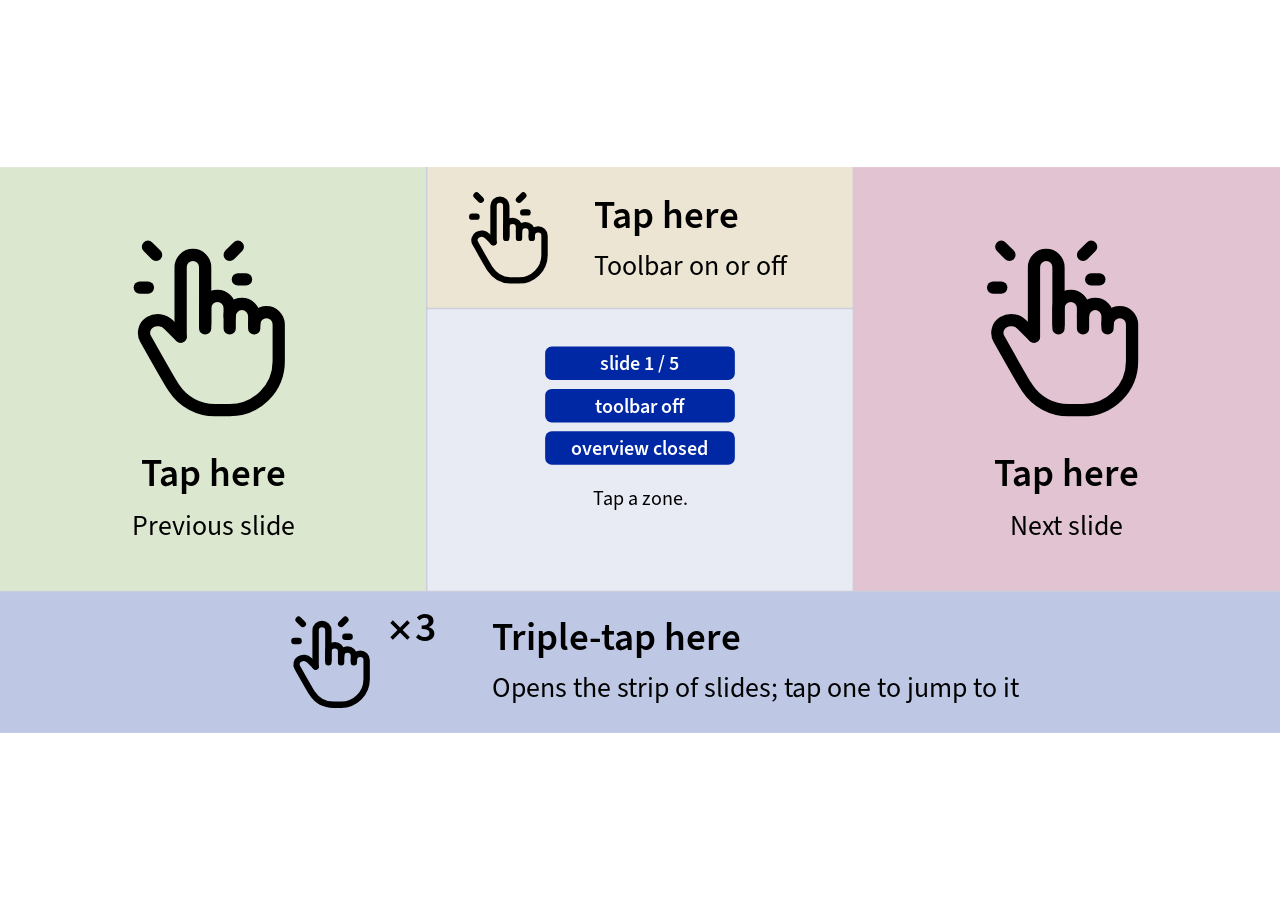
<file: source/guide-deck/media/gestures/gestures.html>
<!doctype html>
<html lang="en">
<head>
<meta charset="utf-8">
<meta name="viewport" content="width=device-width, initial-scale=1">
<title>The four tap zones of BDLT PDF Presenter, to try</title>
<!-- The page of a slide with the four tap zones of BDLT PDF Presenter drawn on it: each zone
     has a hand and its words, has a colour, and
     lights up when it is tapped, like the lamps of the Simon game (1978). No device frame, no bar
     below: what the taps did stands in three chips in the middle of the page.
     The house style with Source Sans cut down (../style), D3's selections and transitions.
     Built by ./build.sh into gestures.html, one file with everything inside. -->
<style>/* inlined from ../style/bdlt-style-latin.css */
/* bdlt-style-latin.css -- made by make-latin-style.py from bdltplots/web/bdlt-style.css:
   the same style, Source Sans 3 cut down to what the figures show (U+0020-007E). Do not edit. */
@font-face { font-family: "Source Sans 3"; font-style: normal; font-weight: 400; font-display: block; src: url([data-uri]) format("woff2"); }
@font-face { font-family: "Source Sans 3"; font-style: normal; font-weight: 600; font-display: block; src: url([data-uri]) format("woff2"); }
:root {
  --uzh-blue: #0028A5;
  --uzh-blue1: #BDC9E8;
  --uzh-blue2: #7596FF;
  --uzh-blue3: #3062FF;
  --uzh-blue4: #001E7C;
  --uzh-blue5: #001452;
  --uzh-berry: #BF0D3E;
  --uzh-berry1: #FBC6D4;
  --uzh-berry2: #F78CAA;
  --uzh-berry3: #F3537F;
  --uzh-berry4: #8F0A2E;
  --uzh-berry5: #60061F;
  --uzh-apple: #A4D233;
  --uzh-apple1: #ECF6D6;
  --uzh-apple2: #DBEDAD;
  --uzh-apple3: #C8E485;
  --uzh-apple4: #7CA023;
  --uzh-apple5: #536B18;
  --uzh-gold: #FFC845;
  --uzh-gold1: #FFF4DA;
  --uzh-gold2: #FFE9B5;
  --uzh-gold3: #FFDE8F;
  --uzh-gold4: #F3AB00;
  --uzh-gold5: #A27200;
  --uzh-cyan: #4AC9E3;
  --uzh-cyan1: #DBF4F9;
  --uzh-cyan2: #B7E9F4;
  --uzh-cyan3: #92DFEE;
  --uzh-cyan4: #1EA7C4;
  --uzh-cyan5: #147082;
  --uzh-orange: #FC4C02;
  --uzh-orange1: #FFDBCC;
  --uzh-orange2: #FEB799;
  --uzh-orange3: #FE9367;
  --uzh-orange4: #BD3902;
  --uzh-orange5: #7E2601;
  --bdlt-ink: #000000; --bdlt-ink-2: #666666; --bdlt-mark-muted: #A3A3A3; --bdlt-line: #D7D7D7;
  --bdlt-font: "Source Sans 3", "Source Sans Pro", -apple-system, system-ui, sans-serif;
}
html, body { margin: 0; height: 100%; background: transparent; color: var(--bdlt-ink); font-family: var(--bdlt-font); font-size: 18px; font-weight: 400; }
b, strong, output { font-weight: 600; }
output { font-variant-numeric: tabular-nums; }
button { font: inherit; padding: 4px 14px; min-height: 34px; border: 1px solid #c7cfe8; background: #f3f5fb; border-radius: 6px; }
input[type=range] { accent-color: var(--uzh-blue); height: 30px; }
svg text { font-family: var(--bdlt-font); }

</style>
<script>/* inlined from ../../bdltplots/web/bdlt-style.js */
window.BDLT = {
  hues: {"blue": ["#0028A5", "#BDC9E8", "#7596FF", "#3062FF", "#001E7C", "#001452"], "berry": ["#BF0D3E", "#FBC6D4", "#F78CAA", "#F3537F", "#8F0A2E", "#60061F"], "apple": ["#A4D233", "#ECF6D6", "#DBEDAD", "#C8E485", "#7CA023", "#536B18"], "gold": ["#FFC845", "#FFF4DA", "#FFE9B5", "#FFDE8F", "#F3AB00", "#A27200"], "cyan": ["#4AC9E3", "#DBF4F9", "#B7E9F4", "#92DFEE", "#1EA7C4", "#147082"], "orange": ["#FC4C02", "#FFDBCC", "#FEB799", "#FE9367", "#BD3902", "#7E2601"]},
  series: ["#0028A5", "#BF0D3E", "#A4D233", "#FFC845", "#4AC9E3", "#FC4C02"],          // the house order C0 .. C5
  groups: ["#3062FF", "#FC4C02", "#1EA7C4", "#BF0D3E", "#7CA023"],          // equal-weight groups on white, colour-blind safe
  sequential: ["#EEF2FB", "#BDC9E8", "#7596FF", "#3062FF", "#0028A5", "#001452"], diverging: ["#8F0A2E", "#F3537F", "#FBC6D4", "#EFEFEF", "#BDC9E8", "#3062FF", "#001E7C"],
  ink: "#000000", ink2: "#666666", muted: "#A3A3A3", line: "#D7D7D7",
  font: "\"Source Sans 3\", \"Source Sans Pro\", -apple-system, system-ui, sans-serif",
  size: 17, labelSize: 22, lineWidth: 1.6,     // tick labels, axis labels, box and ticks, in CSS px

  // Run f once the embedded Source Sans is ready, to draw again: text is measured when it is drawn.
  whenFonts: function (f) {
    if (!document.fonts || !document.fonts.load) return;
    Promise.all([document.fonts.load('400 16px "Source Sans 3"'), document.fonts.load('600 16px "Source Sans 3"')]).then(f, f);
  },

  // Plotly.js: the group's plot look. A closed box (axis lines mirrored on the top and right),
  // ticks outside, no grid, no legend box.
  // Plotly.react(div, traces, BDLT.plotlyLayout({xaxis: {title: {text: 'x'}}}), BDLT.plotlyConfig)
  plotlyLayout: function (extra) {
    var B = this;
    var axis = function () { return { showline: true, mirror: true, linecolor: "#000", linewidth: B.lineWidth, ticks: "outside",
      tickcolor: "#000", tickwidth: B.lineWidth, ticklen: 6, showgrid: false, zeroline: false, automargin: true }; };
    var base = { font: { family: B.font, size: B.size, color: "#000" }, colorway: B.series, showlegend: false,
      paper_bgcolor: "rgba(0,0,0,0)", plot_bgcolor: "rgba(0,0,0,0)", margin: { l: 78, r: 14, t: 10, b: 64 }, hovermode: "closest" };
    extra = extra || {};
    ["xaxis", "yaxis"].forEach(function (k) {
      var a = Object.assign(axis(), extra[k]);
      if (a.title && a.title.text !== undefined) a.title = Object.assign({ font: { size: B.labelSize }, standoff: 8 }, a.title);
      base[k] = a;
    });
    for (var k in extra) if (k !== "xaxis" && k !== "yaxis") base[k] = extra[k];
    return base;
  },
  plotlyConfig: { displayModeBar: false, responsive: true },

  // D3: the same closed box. g: a d3 selection of a <g>; x, y: d3 scales with pixel ranges (linear,
  // or log: decades labelled 10^n, with small ticks between them).
  // o: { xlabel, ylabel, xticks, yticks, xformat, yformat, size, labelSize, lineWidth }
  axes: function (g, x, y, o) {
    o = o || {};
    var d3 = window.d3, B = this, size = o.size || B.size, lsize = o.labelSize || B.labelSize, lw = o.lineWidth || B.lineWidth;
    var xr = x.range(), yr = y.range();
    var left = Math.min(xr[0], xr[1]), right = Math.max(xr[0], xr[1]), top = Math.min(yr[0], yr[1]), bottom = Math.max(yr[0], yr[1]);
    var isLog = function (s) { return typeof s.base === "function"; };
    g.selectAll("*").remove();
    function axis(make, scale, n, fmt, tr, horizontal) {
      var a = make(scale).tickSize(6).tickSizeOuter(0).tickPadding(5), log = isLog(scale);
      if (log) {
        var d = scale.domain(), lo = Math.min(d[0], d[1]), hi = Math.max(d[0], d[1]), dec = [], minor = [];
        for (var e = Math.floor(Math.log10(lo)) - 1; e <= Math.ceil(Math.log10(hi)); e++)
          for (var k = 1; k < 10; k++) {
            var v = k * Math.pow(10, e);
            if (v >= lo * 0.999999 && v <= hi * 1.000001) (k === 1 ? dec : minor).push(v);
          }
        a.tickValues(dec).tickFormat(function () { return ""; });
      } else a.ticks(n || 5, fmt);
      var s = g.append("g").attr("transform", tr).call(a);
      s.select(".domain").remove();
      s.attr("font-family", B.font).attr("font-size", size);
      s.selectAll("line").attr("stroke", "#000").attr("stroke-width", lw);
      s.selectAll("text").attr("fill", "#000");
      if (log) {
        s.selectAll(".tick text").each(function (v) {
          var t = d3.select(this), e = Math.round(Math.log10(v));
          t.append("tspan").text("10");
          t.append("tspan").attr("dy", "-0.5em").attr("font-size", Math.round(size * 0.72)).text((e < 0 ? "−" : "") + Math.abs(e));
        });
        s.selectAll("line.minor").data(minor).join("line").attr("class", "minor").attr("stroke", "#000").attr("stroke-width", lw * 0.7)
          .attr(horizontal ? "x1" : "y1", scale).attr(horizontal ? "x2" : "y2", scale)
          .attr(horizontal ? "y2" : "x2", horizontal ? 3.5 : -3.5);
      }
      return s;
    }
    var gx = axis(d3.axisBottom, x, o.xticks, o.xformat, "translate(0," + bottom + ")", true);
    var gy = axis(d3.axisLeft, y, o.yticks, o.yformat, "translate(" + left + ",0)", false);
    g.append("rect").attr("x", left).attr("y", top).attr("width", right - left).attr("height", bottom - top)
      .attr("fill", "none").attr("stroke", "#000").attr("stroke-width", lw).attr("pointer-events", "none");
    var label = function (text, room) {      // an axis label; a little smaller when it is longer than its side of the box
      var t = g.append("text").attr("font-family", B.font).attr("font-size", lsize).attr("fill", "#000").attr("text-anchor", "middle").text(text), w = 0;
      try { w = t.node().getComputedTextLength(); } catch (e) {}
      if (w > room) t.attr("font-size", Math.max(0.7 * lsize, lsize * room / w));
      return t;
    };
    if (o.xlabel) label(o.xlabel, right - left).attr("x", (left + right) / 2).attr("y", bottom + 11 + size + lsize);
    if (o.ylabel) {
      var widest = 0;
      gy.selectAll(".tick text").each(function () { try { widest = Math.max(widest, this.getBBox().width); } catch (e) {} });
      var lx = left - 11 - (widest || 2.2 * size) - 0.45 * lsize;
      label(o.ylabel, bottom - top).attr("transform", "translate(" + lx + "," + (top + bottom) / 2 + ") rotate(-90)");
    }
    return { left: left, right: right, top: top, bottom: bottom };
  }
};

</script>
<!-- D3, only the modules these figures use (selections and transitions): 51 kB in place of 280 kB -->
<script>/* inlined from https://cdn.jsdelivr.net/npm/d3-color@3.1.0/dist/d3-color.min.js */
// https://d3js.org/d3-color/ v3.1.0 Copyright 2010-2022 Mike Bostock
!function(t,e){"object"==typeof exports&&"undefined"!=typeof module?e(exports):"function"==typeof define&&define.amd?define(["exports"],e):e((t="undefined"!=typeof globalThis?globalThis:t||self).d3=t.d3||{})}(this,(function(t){"use strict";function e(t,e,i){t.prototype=e.prototype=i,i.constructor=t}function i(t,e){var i=Object.create(t.prototype);for(var n in e)i[n]=e[n];return i}function n(){}var r=.7,a=1/r,s="\\s*([+-]?\\d+)\\s*",h="\\s*([+-]?(?:\\d*\\.)?\\d+(?:[eE][+-]?\\d+)?)\\s*",o="\\s*([+-]?(?:\\d*\\.)?\\d+(?:[eE][+-]?\\d+)?)%\\s*",l=/^#([0-9a-f]{3,8})$/,u=new RegExp(`^rgb\\(${s},${s},${s}\\)$`),c=new RegExp(`^rgb\\(${o},${o},${o}\\)$`),g=new RegExp(`^rgba\\(${s},${s},${s},${h}\\)$`),p=new RegExp(`^rgba\\(${o},${o},${o},${h}\\)$`),f=new RegExp(`^hsl\\(${h},${o},${o}\\)$`),d=new RegExp(`^hsla\\(${h},${o},${o},${h}\\)$`),b={aliceblue:15792383,antiquewhite:16444375,aqua:65535,aquamarine:8388564,azure:15794175,beige:16119260,bisque:16770244,black:0,blanchedalmond:16772045,blue:255,blueviolet:9055202,brown:10824234,burlywood:14596231,cadetblue:6266528,chartreuse:8388352,chocolate:13789470,coral:16744272,cornflowerblue:6591981,cornsilk:16775388,crimson:14423100,cyan:65535,darkblue:139,darkcyan:35723,darkgoldenrod:12092939,darkgray:11119017,darkgreen:25600,darkgrey:11119017,darkkhaki:12433259,darkmagenta:9109643,darkolivegreen:5597999,darkorange:16747520,darkorchid:10040012,darkred:9109504,darksalmon:15308410,darkseagreen:9419919,darkslateblue:4734347,darkslategray:3100495,darkslategrey:3100495,darkturquoise:52945,darkviolet:9699539,deeppink:16716947,deepskyblue:49151,dimgray:6908265,dimgrey:6908265,dodgerblue:2003199,firebrick:11674146,floralwhite:16775920,forestgreen:2263842,fuchsia:16711935,gainsboro:14474460,ghostwhite:16316671,gold:16766720,goldenrod:14329120,gray:8421504,green:32768,greenyellow:11403055,grey:8421504,honeydew:15794160,hotpink:16738740,indianred:13458524,indigo:4915330,ivory:16777200,khaki:15787660,lavender:15132410,lavenderblush:16773365,lawngreen:8190976,lemonchiffon:16775885,lightblue:11393254,lightcoral:15761536,lightcyan:14745599,lightgoldenrodyellow:16448210,lightgray:13882323,lightgreen:9498256,lightgrey:13882323,lightpink:16758465,lightsalmon:16752762,lightseagreen:2142890,lightskyblue:8900346,lightslategray:7833753,lightslategrey:7833753,lightsteelblue:11584734,lightyellow:16777184,lime:65280,limegreen:3329330,linen:16445670,magenta:16711935,maroon:8388608,mediumaquamarine:6737322,mediumblue:205,mediumorchid:12211667,mediumpurple:9662683,mediumseagreen:3978097,mediumslateblue:8087790,mediumspringgreen:64154,mediumturquoise:4772300,mediumvioletred:13047173,midnightblue:1644912,mintcream:16121850,mistyrose:16770273,moccasin:16770229,navajowhite:16768685,navy:128,oldlace:16643558,olive:8421376,olivedrab:7048739,orange:16753920,orangered:16729344,orchid:14315734,palegoldenrod:15657130,palegreen:10025880,paleturquoise:11529966,palevioletred:14381203,papayawhip:16773077,peachpuff:16767673,peru:13468991,pink:16761035,plum:14524637,powderblue:11591910,purple:8388736,rebeccapurple:6697881,red:16711680,rosybrown:12357519,royalblue:4286945,saddlebrown:9127187,salmon:16416882,sandybrown:16032864,seagreen:3050327,seashell:16774638,sienna:10506797,silver:12632256,skyblue:8900331,slateblue:6970061,slategray:7372944,slategrey:7372944,snow:16775930,springgreen:65407,steelblue:4620980,tan:13808780,teal:32896,thistle:14204888,tomato:16737095,turquoise:4251856,violet:15631086,wheat:16113331,white:16777215,whitesmoke:16119285,yellow:16776960,yellowgreen:10145074};function y(){return this.rgb().formatHex()}function w(){return this.rgb().formatRgb()}function m(t){var e,i;return t=(t+"").trim().toLowerCase(),(e=l.exec(t))?(i=e[1].length,e=parseInt(e[1],16),6===i?$(e):3===i?new M(e>>8&15|e>>4&240,e>>4&15|240&e,(15&e)<<4|15&e,1):8===i?N(e>>24&255,e>>16&255,e>>8&255,(255&e)/255):4===i?N(e>>12&15|e>>8&240,e>>8&15|e>>4&240,e>>4&15|240&e,((15&e)<<4|15&e)/255):null):(e=u.exec(t))?new M(e[1],e[2],e[3],1):(e=c.exec(t))?new M(255*e[1]/100,255*e[2]/100,255*e[3]/100,1):(e=g.exec(t))?N(e[1],e[2],e[3],e[4]):(e=p.exec(t))?N(255*e[1]/100,255*e[2]/100,255*e[3]/100,e[4]):(e=f.exec(t))?j(e[1],e[2]/100,e[3]/100,1):(e=d.exec(t))?j(e[1],e[2]/100,e[3]/100,e[4]):b.hasOwnProperty(t)?$(b[t]):"transparent"===t?new M(NaN,NaN,NaN,0):null}function $(t){return new M(t>>16&255,t>>8&255,255&t,1)}function N(t,e,i,n){return n<=0&&(t=e=i=NaN),new M(t,e,i,n)}function k(t){return t instanceof n||(t=m(t)),t?new M((t=t.rgb()).r,t.g,t.b,t.opacity):new M}function x(t,e,i,n){return 1===arguments.length?k(t):new M(t,e,i,null==n?1:n)}function M(t,e,i,n){this.r=+t,this.g=+e,this.b=+i,this.opacity=+n}function v(){return`#${E(this.r)}${E(this.g)}${E(this.b)}`}function q(){const t=H(this.opacity);return`${1===t?"rgb(":"rgba("}${R(this.r)}, ${R(this.g)}, ${R(this.b)}${1===t?")":`, ${t})`}`}function H(t){return isNaN(t)?1:Math.max(0,Math.min(1,t))}function R(t){return Math.max(0,Math.min(255,Math.round(t)||0))}function E(t){return((t=R(t))<16?"0":"")+t.toString(16)}function j(t,e,i,n){return n<=0?t=e=i=NaN:i<=0||i>=1?t=e=NaN:e<=0&&(t=NaN),new I(t,e,i,n)}function O(t){if(t instanceof I)return new I(t.h,t.s,t.l,t.opacity);if(t instanceof n||(t=m(t)),!t)return new I;if(t instanceof I)return t;var e=(t=t.rgb()).r/255,i=t.g/255,r=t.b/255,a=Math.min(e,i,r),s=Math.max(e,i,r),h=NaN,o=s-a,l=(s+a)/2;return o?(h=e===s?(i-r)/o+6*(i<r):i===s?(r-e)/o+2:(e-i)/o+4,o/=l<.5?s+a:2-s-a,h*=60):o=l>0&&l<1?0:h,new I(h,o,l,t.opacity)}function P(t,e,i,n){return 1===arguments.length?O(t):new I(t,e,i,null==n?1:n)}function I(t,e,i,n){this.h=+t,this.s=+e,this.l=+i,this.opacity=+n}function S(t){return(t=(t||0)%360)<0?t+360:t}function T(t){return Math.max(0,Math.min(1,t||0))}function _(t,e,i){return 255*(t<60?e+(i-e)*t/60:t<180?i:t<240?e+(i-e)*(240-t)/60:e)}e(n,m,{copy(t){return Object.assign(new this.constructor,this,t)},displayable(){return this.rgb().displayable()},hex:y,formatHex:y,formatHex8:function(){return this.rgb().formatHex8()},formatHsl:function(){return O(this).formatHsl()},formatRgb:w,toString:w}),e(M,x,i(n,{brighter(t){return t=null==t?a:Math.pow(a,t),new M(this.r*t,this.g*t,this.b*t,this.opacity)},darker(t){return t=null==t?r:Math.pow(r,t),new M(this.r*t,this.g*t,this.b*t,this.opacity)},rgb(){return this},clamp(){return new M(R(this.r),R(this.g),R(this.b),H(this.opacity))},displayable(){return-.5<=this.r&&this.r<255.5&&-.5<=this.g&&this.g<255.5&&-.5<=this.b&&this.b<255.5&&0<=this.opacity&&this.opacity<=1},hex:v,formatHex:v,formatHex8:function(){return`#${E(this.r)}${E(this.g)}${E(this.b)}${E(255*(isNaN(this.opacity)?1:this.opacity))}`},formatRgb:q,toString:q})),e(I,P,i(n,{brighter(t){return t=null==t?a:Math.pow(a,t),new I(this.h,this.s,this.l*t,this.opacity)},darker(t){return t=null==t?r:Math.pow(r,t),new I(this.h,this.s,this.l*t,this.opacity)},rgb(){var t=this.h%360+360*(this.h<0),e=isNaN(t)||isNaN(this.s)?0:this.s,i=this.l,n=i+(i<.5?i:1-i)*e,r=2*i-n;return new M(_(t>=240?t-240:t+120,r,n),_(t,r,n),_(t<120?t+240:t-120,r,n),this.opacity)},clamp(){return new I(S(this.h),T(this.s),T(this.l),H(this.opacity))},displayable(){return(0<=this.s&&this.s<=1||isNaN(this.s))&&0<=this.l&&this.l<=1&&0<=this.opacity&&this.opacity<=1},formatHsl(){const t=H(this.opacity);return`${1===t?"hsl(":"hsla("}${S(this.h)}, ${100*T(this.s)}%, ${100*T(this.l)}%${1===t?")":`, ${t})`}`}}));const z=Math.PI/180,C=180/Math.PI,L=.96422,A=.82521,B=4/29,D=6/29,F=3*D*D;function G(t){if(t instanceof K)return new K(t.l,t.a,t.b,t.opacity);if(t instanceof Z)return tt(t);t instanceof M||(t=k(t));var e,i,n=W(t.r),r=W(t.g),a=W(t.b),s=Q((.2225045*n+.7168786*r+.0606169*a)/1);return n===r&&r===a?e=i=s:(e=Q((.4360747*n+.3850649*r+.1430804*a)/L),i=Q((.0139322*n+.0971045*r+.7141733*a)/A)),new K(116*s-16,500*(e-s),200*(s-i),t.opacity)}function J(t,e,i,n){return 1===arguments.length?G(t):new K(t,e,i,null==n?1:n)}function K(t,e,i,n){this.l=+t,this.a=+e,this.b=+i,this.opacity=+n}function Q(t){return t>.008856451679035631?Math.pow(t,1/3):t/F+B}function U(t){return t>D?t*t*t:F*(t-B)}function V(t){return 255*(t<=.0031308?12.92*t:1.055*Math.pow(t,1/2.4)-.055)}function W(t){return(t/=255)<=.04045?t/12.92:Math.pow((t+.055)/1.055,2.4)}function X(t){if(t instanceof Z)return new Z(t.h,t.c,t.l,t.opacity);if(t instanceof K||(t=G(t)),0===t.a&&0===t.b)return new Z(NaN,0<t.l&&t.l<100?0:NaN,t.l,t.opacity);var e=Math.atan2(t.b,t.a)*C;return new Z(e<0?e+360:e,Math.sqrt(t.a*t.a+t.b*t.b),t.l,t.opacity)}function Y(t,e,i,n){return 1===arguments.length?X(t):new Z(t,e,i,null==n?1:n)}function Z(t,e,i,n){this.h=+t,this.c=+e,this.l=+i,this.opacity=+n}function tt(t){if(isNaN(t.h))return new K(t.l,0,0,t.opacity);var e=t.h*z;return new K(t.l,Math.cos(e)*t.c,Math.sin(e)*t.c,t.opacity)}e(K,J,i(n,{brighter(t){return new K(this.l+18*(null==t?1:t),this.a,this.b,this.opacity)},darker(t){return new K(this.l-18*(null==t?1:t),this.a,this.b,this.opacity)},rgb(){var t=(this.l+16)/116,e=isNaN(this.a)?t:t+this.a/500,i=isNaN(this.b)?t:t-this.b/200;return new M(V(3.1338561*(e=L*U(e))-1.6168667*(t=1*U(t))-.4906146*(i=A*U(i))),V(-.9787684*e+1.9161415*t+.033454*i),V(.0719453*e-.2289914*t+1.4052427*i),this.opacity)}})),e(Z,Y,i(n,{brighter(t){return new Z(this.h,this.c,this.l+18*(null==t?1:t),this.opacity)},darker(t){return new Z(this.h,this.c,this.l-18*(null==t?1:t),this.opacity)},rgb(){return tt(this).rgb()}}));var et=-.14861,it=1.78277,nt=-.29227,rt=-.90649,at=1.97294,st=at*rt,ht=at*it,ot=it*nt-rt*et;function lt(t){if(t instanceof ct)return new ct(t.h,t.s,t.l,t.opacity);t instanceof M||(t=k(t));var e=t.r/255,i=t.g/255,n=t.b/255,r=(ot*n+st*e-ht*i)/(ot+st-ht),a=n-r,s=(at*(i-r)-nt*a)/rt,h=Math.sqrt(s*s+a*a)/(at*r*(1-r)),o=h?Math.atan2(s,a)*C-120:NaN;return new ct(o<0?o+360:o,h,r,t.opacity)}function ut(t,e,i,n){return 1===arguments.length?lt(t):new ct(t,e,i,null==n?1:n)}function ct(t,e,i,n){this.h=+t,this.s=+e,this.l=+i,this.opacity=+n}e(ct,ut,i(n,{brighter(t){return t=null==t?a:Math.pow(a,t),new ct(this.h,this.s,this.l*t,this.opacity)},darker(t){return t=null==t?r:Math.pow(r,t),new ct(this.h,this.s,this.l*t,this.opacity)},rgb(){var t=isNaN(this.h)?0:(this.h+120)*z,e=+this.l,i=isNaN(this.s)?0:this.s*e*(1-e),n=Math.cos(t),r=Math.sin(t);return new M(255*(e+i*(et*n+it*r)),255*(e+i*(nt*n+rt*r)),255*(e+i*(at*n)),this.opacity)}})),t.color=m,t.cubehelix=ut,t.gray=function(t,e){return new K(t,0,0,null==e?1:e)},t.hcl=Y,t.hsl=P,t.lab=J,t.lch=function(t,e,i,n){return 1===arguments.length?X(t):new Z(i,e,t,null==n?1:n)},t.rgb=x,Object.defineProperty(t,"__esModule",{value:!0})}));

</script>
<script>/* inlined from https://cdn.jsdelivr.net/npm/d3-dispatch@3.0.1/dist/d3-dispatch.min.js */
// https://d3js.org/d3-dispatch/ v3.0.1 Copyright 2010-2021 Mike Bostock
!function(n,e){"object"==typeof exports&&"undefined"!=typeof module?e(exports):"function"==typeof define&&define.amd?define(["exports"],e):e((n="undefined"!=typeof globalThis?globalThis:n||self).d3=n.d3||{})}(this,(function(n){"use strict";var e={value:()=>{}};function t(){for(var n,e=0,t=arguments.length,o={};e<t;++e){if(!(n=arguments[e]+"")||n in o||/[\s.]/.test(n))throw new Error("illegal type: "+n);o[n]=[]}return new r(o)}function r(n){this._=n}function o(n,e){return n.trim().split(/^|\s+/).map((function(n){var t="",r=n.indexOf(".");if(r>=0&&(t=n.slice(r+1),n=n.slice(0,r)),n&&!e.hasOwnProperty(n))throw new Error("unknown type: "+n);return{type:n,name:t}}))}function i(n,e){for(var t,r=0,o=n.length;r<o;++r)if((t=n[r]).name===e)return t.value}function f(n,t,r){for(var o=0,i=n.length;o<i;++o)if(n[o].name===t){n[o]=e,n=n.slice(0,o).concat(n.slice(o+1));break}return null!=r&&n.push({name:t,value:r}),n}r.prototype=t.prototype={constructor:r,on:function(n,e){var t,r=this._,l=o(n+"",r),a=-1,u=l.length;if(!(arguments.length<2)){if(null!=e&&"function"!=typeof e)throw new Error("invalid callback: "+e);for(;++a<u;)if(t=(n=l[a]).type)r[t]=f(r[t],n.name,e);else if(null==e)for(t in r)r[t]=f(r[t],n.name,null);return this}for(;++a<u;)if((t=(n=l[a]).type)&&(t=i(r[t],n.name)))return t},copy:function(){var n={},e=this._;for(var t in e)n[t]=e[t].slice();return new r(n)},call:function(n,e){if((t=arguments.length-2)>0)for(var t,r,o=new Array(t),i=0;i<t;++i)o[i]=arguments[i+2];if(!this._.hasOwnProperty(n))throw new Error("unknown type: "+n);for(i=0,t=(r=this._[n]).length;i<t;++i)r[i].value.apply(e,o)},apply:function(n,e,t){if(!this._.hasOwnProperty(n))throw new Error("unknown type: "+n);for(var r=this._[n],o=0,i=r.length;o<i;++o)r[o].value.apply(e,t)}},n.dispatch=t,Object.defineProperty(n,"__esModule",{value:!0})}));

</script>
<script>/* inlined from https://cdn.jsdelivr.net/npm/d3-ease@3.0.1/dist/d3-ease.min.js */
// https://d3js.org/d3-ease/ v3.0.1 Copyright 2010-2021 Mike Bostock, 2001 Robert Penner
!function(n,e){"object"==typeof exports&&"undefined"!=typeof module?e(exports):"function"==typeof define&&define.amd?define(["exports"],e):e((n="undefined"!=typeof globalThis?globalThis:n||self).d3=n.d3||{})}(this,(function(n){"use strict";function e(n){return((n*=2)<=1?n*n:--n*(2-n)+1)/2}function t(n){return((n*=2)<=1?n*n*n:(n-=2)*n*n+2)/2}var u=function n(e){function t(n){return Math.pow(n,e)}return e=+e,t.exponent=n,t}(3),r=function n(e){function t(n){return 1-Math.pow(1-n,e)}return e=+e,t.exponent=n,t}(3),a=function n(e){function t(n){return((n*=2)<=1?Math.pow(n,e):2-Math.pow(2-n,e))/2}return e=+e,t.exponent=n,t}(3),o=Math.PI,i=o/2;function c(n){return(1-Math.cos(o*n))/2}function s(n){return 1.0009775171065494*(Math.pow(2,-10*n)-.0009765625)}function f(n){return((n*=2)<=1?s(1-n):2-s(n-1))/2}function h(n){return((n*=2)<=1?1-Math.sqrt(1-n*n):Math.sqrt(1-(n-=2)*n)+1)/2}var p=4/11,M=7.5625;function d(n){return(n=+n)<p?M*n*n:n<.7272727272727273?M*(n-=.5454545454545454)*n+.75:n<.9090909090909091?M*(n-=.8181818181818182)*n+.9375:M*(n-=.9545454545454546)*n+.984375}var l=1.70158,I=function n(e){function t(n){return(n=+n)*n*(e*(n-1)+n)}return e=+e,t.overshoot=n,t}(l),O=function n(e){function t(n){return--n*n*((n+1)*e+n)+1}return e=+e,t.overshoot=n,t}(l),x=function n(e){function t(n){return((n*=2)<1?n*n*((e+1)*n-e):(n-=2)*n*((e+1)*n+e)+2)/2}return e=+e,t.overshoot=n,t}(l),v=2*Math.PI,y=function n(e,t){var u=Math.asin(1/(e=Math.max(1,e)))*(t/=v);function r(n){return e*s(- --n)*Math.sin((u-n)/t)}return r.amplitude=function(e){return n(e,t*v)},r.period=function(t){return n(e,t)},r}(1,.3),b=function n(e,t){var u=Math.asin(1/(e=Math.max(1,e)))*(t/=v);function r(n){return 1-e*s(n=+n)*Math.sin((n+u)/t)}return r.amplitude=function(e){return n(e,t*v)},r.period=function(t){return n(e,t)},r}(1,.3),m=function n(e,t){var u=Math.asin(1/(e=Math.max(1,e)))*(t/=v);function r(n){return((n=2*n-1)<0?e*s(-n)*Math.sin((u-n)/t):2-e*s(n)*Math.sin((u+n)/t))/2}return r.amplitude=function(e){return n(e,t*v)},r.period=function(t){return n(e,t)},r}(1,.3);n.easeBack=x,n.easeBackIn=I,n.easeBackInOut=x,n.easeBackOut=O,n.easeBounce=d,n.easeBounceIn=function(n){return 1-d(1-n)},n.easeBounceInOut=function(n){return((n*=2)<=1?1-d(1-n):d(n-1)+1)/2},n.easeBounceOut=d,n.easeCircle=h,n.easeCircleIn=function(n){return 1-Math.sqrt(1-n*n)},n.easeCircleInOut=h,n.easeCircleOut=function(n){return Math.sqrt(1- --n*n)},n.easeCubic=t,n.easeCubicIn=function(n){return n*n*n},n.easeCubicInOut=t,n.easeCubicOut=function(n){return--n*n*n+1},n.easeElastic=b,n.easeElasticIn=y,n.easeElasticInOut=m,n.easeElasticOut=b,n.easeExp=f,n.easeExpIn=function(n){return s(1-+n)},n.easeExpInOut=f,n.easeExpOut=function(n){return 1-s(n)},n.easeLinear=n=>+n,n.easePoly=a,n.easePolyIn=u,n.easePolyInOut=a,n.easePolyOut=r,n.easeQuad=e,n.easeQuadIn=function(n){return n*n},n.easeQuadInOut=e,n.easeQuadOut=function(n){return n*(2-n)},n.easeSin=c,n.easeSinIn=function(n){return 1==+n?1:1-Math.cos(n*i)},n.easeSinInOut=c,n.easeSinOut=function(n){return Math.sin(n*i)},Object.defineProperty(n,"__esModule",{value:!0})}));

</script>
<script>/* inlined from https://cdn.jsdelivr.net/npm/d3-interpolate@3.0.1/dist/d3-interpolate.min.js */
// https://d3js.org/d3-interpolate/ v3.0.1 Copyright 2010-2021 Mike Bostock
!function(t,n){"object"==typeof exports&&"undefined"!=typeof module?n(exports,require("d3-color")):"function"==typeof define&&define.amd?define(["exports","d3-color"],n):n((t="undefined"!=typeof globalThis?globalThis:t||self).d3=t.d3||{},t.d3)}(this,(function(t,n){"use strict";function r(t,n,r,e,a){var o=t*t,u=o*t;return((1-3*t+3*o-u)*n+(4-6*o+3*u)*r+(1+3*t+3*o-3*u)*e+u*a)/6}function e(t){var n=t.length-1;return function(e){var a=e<=0?e=0:e>=1?(e=1,n-1):Math.floor(e*n),o=t[a],u=t[a+1],i=a>0?t[a-1]:2*o-u,c=a<n-1?t[a+2]:2*u-o;return r((e-a/n)*n,i,o,u,c)}}function a(t){var n=t.length;return function(e){var a=Math.floor(((e%=1)<0?++e:e)*n),o=t[(a+n-1)%n],u=t[a%n],i=t[(a+1)%n],c=t[(a+2)%n];return r((e-a/n)*n,o,u,i,c)}}var o=t=>()=>t;function u(t,n){return function(r){return t+r*n}}function i(t,n){var r=n-t;return r?u(t,r>180||r<-180?r-360*Math.round(r/360):r):o(isNaN(t)?n:t)}function c(t){return 1==(t=+t)?l:function(n,r){return r-n?function(t,n,r){return t=Math.pow(t,r),n=Math.pow(n,r)-t,r=1/r,function(e){return Math.pow(t+e*n,r)}}(n,r,t):o(isNaN(n)?r:n)}}function l(t,n){var r=n-t;return r?u(t,r):o(isNaN(t)?n:t)}var f=function t(r){var e=c(r);function a(t,r){var a=e((t=n.rgb(t)).r,(r=n.rgb(r)).r),o=e(t.g,r.g),u=e(t.b,r.b),i=l(t.opacity,r.opacity);return function(n){return t.r=a(n),t.g=o(n),t.b=u(n),t.opacity=i(n),t+""}}return a.gamma=t,a}(1);function s(t){return function(r){var e,a,o=r.length,u=new Array(o),i=new Array(o),c=new Array(o);for(e=0;e<o;++e)a=n.rgb(r[e]),u[e]=a.r||0,i[e]=a.g||0,c[e]=a.b||0;return u=t(u),i=t(i),c=t(c),a.opacity=1,function(t){return a.r=u(t),a.g=i(t),a.b=c(t),a+""}}}var h=s(e),p=s(a);function v(t,n){n||(n=[]);var r,e=t?Math.min(n.length,t.length):0,a=n.slice();return function(o){for(r=0;r<e;++r)a[r]=t[r]*(1-o)+n[r]*o;return a}}function g(t){return ArrayBuffer.isView(t)&&!(t instanceof DataView)}function M(t,n){var r,e=n?n.length:0,a=t?Math.min(e,t.length):0,o=new Array(a),u=new Array(e);for(r=0;r<a;++r)o[r]=X(t[r],n[r]);for(;r<e;++r)u[r]=n[r];return function(t){for(r=0;r<a;++r)u[r]=o[r](t);return u}}function y(t,n){var r=new Date;return t=+t,n=+n,function(e){return r.setTime(t*(1-e)+n*e),r}}function b(t,n){return t=+t,n=+n,function(r){return t*(1-r)+n*r}}function d(t,n){var r,e={},a={};for(r in null!==t&&"object"==typeof t||(t={}),null!==n&&"object"==typeof n||(n={}),n)r in t?e[r]=X(t[r],n[r]):a[r]=n[r];return function(t){for(r in e)a[r]=e[r](t);return a}}var x=/[-+]?(?:\d+\.?\d*|\.?\d+)(?:[eE][-+]?\d+)?/g,w=new RegExp(x.source,"g");function m(t,n){var r,e,a,o=x.lastIndex=w.lastIndex=0,u=-1,i=[],c=[];for(t+="",n+="";(r=x.exec(t))&&(e=w.exec(n));)(a=e.index)>o&&(a=n.slice(o,a),i[u]?i[u]+=a:i[++u]=a),(r=r[0])===(e=e[0])?i[u]?i[u]+=e:i[++u]=e:(i[++u]=null,c.push({i:u,x:b(r,e)})),o=w.lastIndex;return o<n.length&&(a=n.slice(o),i[u]?i[u]+=a:i[++u]=a),i.length<2?c[0]?function(t){return function(n){return t(n)+""}}(c[0].x):function(t){return function(){return t}}(n):(n=c.length,function(t){for(var r,e=0;e<n;++e)i[(r=c[e]).i]=r.x(t);return i.join("")})}function X(t,r){var e,a=typeof r;return null==r||"boolean"===a?o(r):("number"===a?b:"string"===a?(e=n.color(r))?(r=e,f):m:r instanceof n.color?f:r instanceof Date?y:g(r)?v:Array.isArray(r)?M:"function"!=typeof r.valueOf&&"function"!=typeof r.toString||isNaN(r)?d:b)(t,r)}var A,N=180/Math.PI,S={translateX:0,translateY:0,rotate:0,skewX:0,scaleX:1,scaleY:1};function Y(t,n,r,e,a,o){var u,i,c;return(u=Math.sqrt(t*t+n*n))&&(t/=u,n/=u),(c=t*r+n*e)&&(r-=t*c,e-=n*c),(i=Math.sqrt(r*r+e*e))&&(r/=i,e/=i,c/=i),t*e<n*r&&(t=-t,n=-n,c=-c,u=-u),{translateX:a,translateY:o,rotate:Math.atan2(n,t)*N,skewX:Math.atan(c)*N,scaleX:u,scaleY:i}}function j(t,n,r,e){function a(t){return t.length?t.pop()+" ":""}return function(o,u){var i=[],c=[];return o=t(o),u=t(u),function(t,e,a,o,u,i){if(t!==a||e!==o){var c=u.push("translate(",null,n,null,r);i.push({i:c-4,x:b(t,a)},{i:c-2,x:b(e,o)})}else(a||o)&&u.push("translate("+a+n+o+r)}(o.translateX,o.translateY,u.translateX,u.translateY,i,c),function(t,n,r,o){t!==n?(t-n>180?n+=360:n-t>180&&(t+=360),o.push({i:r.push(a(r)+"rotate(",null,e)-2,x:b(t,n)})):n&&r.push(a(r)+"rotate("+n+e)}(o.rotate,u.rotate,i,c),function(t,n,r,o){t!==n?o.push({i:r.push(a(r)+"skewX(",null,e)-2,x:b(t,n)}):n&&r.push(a(r)+"skewX("+n+e)}(o.skewX,u.skewX,i,c),function(t,n,r,e,o,u){if(t!==r||n!==e){var i=o.push(a(o)+"scale(",null,",",null,")");u.push({i:i-4,x:b(t,r)},{i:i-2,x:b(n,e)})}else 1===r&&1===e||o.push(a(o)+"scale("+r+","+e+")")}(o.scaleX,o.scaleY,u.scaleX,u.scaleY,i,c),o=u=null,function(t){for(var n,r=-1,e=c.length;++r<e;)i[(n=c[r]).i]=n.x(t);return i.join("")}}}var q=j((function(t){const n=new("function"==typeof DOMMatrix?DOMMatrix:WebKitCSSMatrix)(t+"");return n.isIdentity?S:Y(n.a,n.b,n.c,n.d,n.e,n.f)}),"px, ","px)","deg)"),D=j((function(t){return null==t?S:(A||(A=document.createElementNS("http://www.w3.org/2000/svg","g")),A.setAttribute("transform",t),(t=A.transform.baseVal.consolidate())?Y((t=t.matrix).a,t.b,t.c,t.d,t.e,t.f):S)}),", ",")",")");function R(t){return((t=Math.exp(t))+1/t)/2}var T=function t(n,r,e){function a(t,a){var o,u,i=t[0],c=t[1],l=t[2],f=a[0],s=a[1],h=a[2],p=f-i,v=s-c,g=p*p+v*v;if(g<1e-12)u=Math.log(h/l)/n,o=function(t){return[i+t*p,c+t*v,l*Math.exp(n*t*u)]};else{var M=Math.sqrt(g),y=(h*h-l*l+e*g)/(2*l*r*M),b=(h*h-l*l-e*g)/(2*h*r*M),d=Math.log(Math.sqrt(y*y+1)-y),x=Math.log(Math.sqrt(b*b+1)-b);u=(x-d)/n,o=function(t){var e,a=t*u,o=R(d),f=l/(r*M)*(o*(e=n*a+d,((e=Math.exp(2*e))-1)/(e+1))-function(t){return((t=Math.exp(t))-1/t)/2}(d));return[i+f*p,c+f*v,l*o/R(n*a+d)]}}return o.duration=1e3*u*n/Math.SQRT2,o}return a.rho=function(n){var r=Math.max(.001,+n),e=r*r;return t(r,e,e*e)},a}(Math.SQRT2,2,4);function k(t){return function(r,e){var a=t((r=n.hsl(r)).h,(e=n.hsl(e)).h),o=l(r.s,e.s),u=l(r.l,e.l),i=l(r.opacity,e.opacity);return function(t){return r.h=a(t),r.s=o(t),r.l=u(t),r.opacity=i(t),r+""}}}var C=k(i),B=k(l);function H(t){return function(r,e){var a=t((r=n.hcl(r)).h,(e=n.hcl(e)).h),o=l(r.c,e.c),u=l(r.l,e.l),i=l(r.opacity,e.opacity);return function(t){return r.h=a(t),r.c=o(t),r.l=u(t),r.opacity=i(t),r+""}}}var I=H(i),O=H(l);function L(t){return function r(e){function a(r,a){var o=t((r=n.cubehelix(r)).h,(a=n.cubehelix(a)).h),u=l(r.s,a.s),i=l(r.l,a.l),c=l(r.opacity,a.opacity);return function(t){return r.h=o(t),r.s=u(t),r.l=i(Math.pow(t,e)),r.opacity=c(t),r+""}}return e=+e,a.gamma=r,a}(1)}var E=L(i),V=L(l);t.interpolate=X,t.interpolateArray=function(t,n){return(g(n)?v:M)(t,n)},t.interpolateBasis=e,t.interpolateBasisClosed=a,t.interpolateCubehelix=E,t.interpolateCubehelixLong=V,t.interpolateDate=y,t.interpolateDiscrete=function(t){var n=t.length;return function(r){return t[Math.max(0,Math.min(n-1,Math.floor(r*n)))]}},t.interpolateHcl=I,t.interpolateHclLong=O,t.interpolateHsl=C,t.interpolateHslLong=B,t.interpolateHue=function(t,n){var r=i(+t,+n);return function(t){var n=r(t);return n-360*Math.floor(n/360)}},t.interpolateLab=function(t,r){var e=l((t=n.lab(t)).l,(r=n.lab(r)).l),a=l(t.a,r.a),o=l(t.b,r.b),u=l(t.opacity,r.opacity);return function(n){return t.l=e(n),t.a=a(n),t.b=o(n),t.opacity=u(n),t+""}},t.interpolateNumber=b,t.interpolateNumberArray=v,t.interpolateObject=d,t.interpolateRgb=f,t.interpolateRgbBasis=h,t.interpolateRgbBasisClosed=p,t.interpolateRound=function(t,n){return t=+t,n=+n,function(r){return Math.round(t*(1-r)+n*r)}},t.interpolateString=m,t.interpolateTransformCss=q,t.interpolateTransformSvg=D,t.interpolateZoom=T,t.piecewise=function(t,n){void 0===n&&(n=t,t=X);for(var r=0,e=n.length-1,a=n[0],o=new Array(e<0?0:e);r<e;)o[r]=t(a,a=n[++r]);return function(t){var n=Math.max(0,Math.min(e-1,Math.floor(t*=e)));return o[n](t-n)}},t.quantize=function(t,n){for(var r=new Array(n),e=0;e<n;++e)r[e]=t(e/(n-1));return r},Object.defineProperty(t,"__esModule",{value:!0})}));

</script>
<script>/* inlined from https://cdn.jsdelivr.net/npm/d3-selection@3.0.0/dist/d3-selection.min.js */
// https://d3js.org/d3-selection/ v3.0.0 Copyright 2010-2021 Mike Bostock
!function(t,n){"object"==typeof exports&&"undefined"!=typeof module?n(exports):"function"==typeof define&&define.amd?define(["exports"],n):n((t="undefined"!=typeof globalThis?globalThis:t||self).d3=t.d3||{})}(this,(function(t){"use strict";var n="http://www.w3.org/1999/xhtml",e={svg:"http://www.w3.org/2000/svg",xhtml:n,xlink:"http://www.w3.org/1999/xlink",xml:"http://www.w3.org/XML/1998/namespace",xmlns:"http://www.w3.org/2000/xmlns/"};function r(t){var n=t+="",r=n.indexOf(":");return r>=0&&"xmlns"!==(n=t.slice(0,r))&&(t=t.slice(r+1)),e.hasOwnProperty(n)?{space:e[n],local:t}:t}function i(t){return function(){var e=this.ownerDocument,r=this.namespaceURI;return r===n&&e.documentElement.namespaceURI===n?e.createElement(t):e.createElementNS(r,t)}}function o(t){return function(){return this.ownerDocument.createElementNS(t.space,t.local)}}function u(t){var n=r(t);return(n.local?o:i)(n)}function s(){}function c(t){return null==t?s:function(){return this.querySelector(t)}}function l(t){return null==t?[]:Array.isArray(t)?t:Array.from(t)}function a(){return[]}function f(t){return null==t?a:function(){return this.querySelectorAll(t)}}function h(t){return function(){return this.matches(t)}}function p(t){return function(n){return n.matches(t)}}var _=Array.prototype.find;function d(){return this.firstElementChild}var y=Array.prototype.filter;function m(){return Array.from(this.children)}function v(t){return new Array(t.length)}function g(t,n){this.ownerDocument=t.ownerDocument,this.namespaceURI=t.namespaceURI,this._next=null,this._parent=t,this.__data__=n}function w(t){return function(){return t}}function A(t,n,e,r,i,o){for(var u,s=0,c=n.length,l=o.length;s<l;++s)(u=n[s])?(u.__data__=o[s],r[s]=u):e[s]=new g(t,o[s]);for(;s<c;++s)(u=n[s])&&(i[s]=u)}function x(t,n,e,r,i,o,u){var s,c,l,a=new Map,f=n.length,h=o.length,p=new Array(f);for(s=0;s<f;++s)(c=n[s])&&(p[s]=l=u.call(c,c.__data__,s,n)+"",a.has(l)?i[s]=c:a.set(l,c));for(s=0;s<h;++s)l=u.call(t,o[s],s,o)+"",(c=a.get(l))?(r[s]=c,c.__data__=o[s],a.delete(l)):e[s]=new g(t,o[s]);for(s=0;s<f;++s)(c=n[s])&&a.get(p[s])===c&&(i[s]=c)}function b(t){return t.__data__}function S(t){return"object"==typeof t&&"length"in t?t:Array.from(t)}function E(t,n){return t<n?-1:t>n?1:t>=n?0:NaN}function N(t){return function(){this.removeAttribute(t)}}function C(t){return function(){this.removeAttributeNS(t.space,t.local)}}function L(t,n){return function(){this.setAttribute(t,n)}}function P(t,n){return function(){this.setAttributeNS(t.space,t.local,n)}}function T(t,n){return function(){var e=n.apply(this,arguments);null==e?this.removeAttribute(t):this.setAttribute(t,e)}}function B(t,n){return function(){var e=n.apply(this,arguments);null==e?this.removeAttributeNS(t.space,t.local):this.setAttributeNS(t.space,t.local,e)}}function M(t){return t.ownerDocument&&t.ownerDocument.defaultView||t.document&&t||t.defaultView}function q(t){return function(){this.style.removeProperty(t)}}function D(t,n,e){return function(){this.style.setProperty(t,n,e)}}function O(t,n,e){return function(){var r=n.apply(this,arguments);null==r?this.style.removeProperty(t):this.style.setProperty(t,r,e)}}function V(t,n){return t.style.getPropertyValue(n)||M(t).getComputedStyle(t,null).getPropertyValue(n)}function j(t){return function(){delete this[t]}}function R(t,n){return function(){this[t]=n}}function H(t,n){return function(){var e=n.apply(this,arguments);null==e?delete this[t]:this[t]=e}}function I(t){return t.trim().split(/^|\s+/)}function U(t){return t.classList||new X(t)}function X(t){this._node=t,this._names=I(t.getAttribute("class")||"")}function G(t,n){for(var e=U(t),r=-1,i=n.length;++r<i;)e.add(n[r])}function Y(t,n){for(var e=U(t),r=-1,i=n.length;++r<i;)e.remove(n[r])}function k(t){return function(){G(this,t)}}function z(t){return function(){Y(this,t)}}function F(t,n){return function(){(n.apply(this,arguments)?G:Y)(this,t)}}function J(){this.textContent=""}function K(t){return function(){this.textContent=t}}function Q(t){return function(){var n=t.apply(this,arguments);this.textContent=null==n?"":n}}function W(){this.innerHTML=""}function Z(t){return function(){this.innerHTML=t}}function $(t){return function(){var n=t.apply(this,arguments);this.innerHTML=null==n?"":n}}function tt(){this.nextSibling&&this.parentNode.appendChild(this)}function nt(){this.previousSibling&&this.parentNode.insertBefore(this,this.parentNode.firstChild)}function et(){return null}function rt(){var t=this.parentNode;t&&t.removeChild(this)}function it(){var t=this.cloneNode(!1),n=this.parentNode;return n?n.insertBefore(t,this.nextSibling):t}function ot(){var t=this.cloneNode(!0),n=this.parentNode;return n?n.insertBefore(t,this.nextSibling):t}function ut(t){return t.trim().split(/^|\s+/).map((function(t){var n="",e=t.indexOf(".");return e>=0&&(n=t.slice(e+1),t=t.slice(0,e)),{type:t,name:n}}))}function st(t){return function(){var n=this.__on;if(n){for(var e,r=0,i=-1,o=n.length;r<o;++r)e=n[r],t.type&&e.type!==t.type||e.name!==t.name?n[++i]=e:this.removeEventListener(e.type,e.listener,e.options);++i?n.length=i:delete this.__on}}}function ct(t,n,e){return function(){var r,i=this.__on,o=function(t){return function(n){t.call(this,n,this.__data__)}}(n);if(i)for(var u=0,s=i.length;u<s;++u)if((r=i[u]).type===t.type&&r.name===t.name)return this.removeEventListener(r.type,r.listener,r.options),this.addEventListener(r.type,r.listener=o,r.options=e),void(r.value=n);this.addEventListener(t.type,o,e),r={type:t.type,name:t.name,value:n,listener:o,options:e},i?i.push(r):this.__on=[r]}}function lt(t,n,e){var r=M(t),i=r.CustomEvent;"function"==typeof i?i=new i(n,e):(i=r.document.createEvent("Event"),e?(i.initEvent(n,e.bubbles,e.cancelable),i.detail=e.detail):i.initEvent(n,!1,!1)),t.dispatchEvent(i)}function at(t,n){return function(){return lt(this,t,n)}}function ft(t,n){return function(){return lt(this,t,n.apply(this,arguments))}}g.prototype={constructor:g,appendChild:function(t){return this._parent.insertBefore(t,this._next)},insertBefore:function(t,n){return this._parent.insertBefore(t,n)},querySelector:function(t){return this._parent.querySelector(t)},querySelectorAll:function(t){return this._parent.querySelectorAll(t)}},X.prototype={add:function(t){this._names.indexOf(t)<0&&(this._names.push(t),this._node.setAttribute("class",this._names.join(" ")))},remove:function(t){var n=this._names.indexOf(t);n>=0&&(this._names.splice(n,1),this._node.setAttribute("class",this._names.join(" ")))},contains:function(t){return this._names.indexOf(t)>=0}};var ht=[null];function pt(t,n){this._groups=t,this._parents=n}function _t(){return new pt([[document.documentElement]],ht)}function dt(t){return"string"==typeof t?new pt([[document.querySelector(t)]],[document.documentElement]):new pt([[t]],ht)}pt.prototype=_t.prototype={constructor:pt,select:function(t){"function"!=typeof t&&(t=c(t));for(var n=this._groups,e=n.length,r=new Array(e),i=0;i<e;++i)for(var o,u,s=n[i],l=s.length,a=r[i]=new Array(l),f=0;f<l;++f)(o=s[f])&&(u=t.call(o,o.__data__,f,s))&&("__data__"in o&&(u.__data__=o.__data__),a[f]=u);return new pt(r,this._parents)},selectAll:function(t){t="function"==typeof t?function(t){return function(){return l(t.apply(this,arguments))}}(t):f(t);for(var n=this._groups,e=n.length,r=[],i=[],o=0;o<e;++o)for(var u,s=n[o],c=s.length,a=0;a<c;++a)(u=s[a])&&(r.push(t.call(u,u.__data__,a,s)),i.push(u));return new pt(r,i)},selectChild:function(t){return this.select(null==t?d:function(t){return function(){return _.call(this.children,t)}}("function"==typeof t?t:p(t)))},selectChildren:function(t){return this.selectAll(null==t?m:function(t){return function(){return y.call(this.children,t)}}("function"==typeof t?t:p(t)))},filter:function(t){"function"!=typeof t&&(t=h(t));for(var n=this._groups,e=n.length,r=new Array(e),i=0;i<e;++i)for(var o,u=n[i],s=u.length,c=r[i]=[],l=0;l<s;++l)(o=u[l])&&t.call(o,o.__data__,l,u)&&c.push(o);return new pt(r,this._parents)},data:function(t,n){if(!arguments.length)return Array.from(this,b);var e=n?x:A,r=this._parents,i=this._groups;"function"!=typeof t&&(t=w(t));for(var o=i.length,u=new Array(o),s=new Array(o),c=new Array(o),l=0;l<o;++l){var a=r[l],f=i[l],h=f.length,p=S(t.call(a,a&&a.__data__,l,r)),_=p.length,d=s[l]=new Array(_),y=u[l]=new Array(_),m=c[l]=new Array(h);e(a,f,d,y,m,p,n);for(var v,g,E=0,N=0;E<_;++E)if(v=d[E]){for(E>=N&&(N=E+1);!(g=y[N])&&++N<_;);v._next=g||null}}return(u=new pt(u,r))._enter=s,u._exit=c,u},enter:function(){return new pt(this._enter||this._groups.map(v),this._parents)},exit:function(){return new pt(this._exit||this._groups.map(v),this._parents)},join:function(t,n,e){var r=this.enter(),i=this,o=this.exit();return"function"==typeof t?(r=t(r))&&(r=r.selection()):r=r.append(t+""),null!=n&&(i=n(i))&&(i=i.selection()),null==e?o.remove():e(o),r&&i?r.merge(i).order():i},merge:function(t){for(var n=t.selection?t.selection():t,e=this._groups,r=n._groups,i=e.length,o=r.length,u=Math.min(i,o),s=new Array(i),c=0;c<u;++c)for(var l,a=e[c],f=r[c],h=a.length,p=s[c]=new Array(h),_=0;_<h;++_)(l=a[_]||f[_])&&(p[_]=l);for(;c<i;++c)s[c]=e[c];return new pt(s,this._parents)},selection:function(){return this},order:function(){for(var t=this._groups,n=-1,e=t.length;++n<e;)for(var r,i=t[n],o=i.length-1,u=i[o];--o>=0;)(r=i[o])&&(u&&4^r.compareDocumentPosition(u)&&u.parentNode.insertBefore(r,u),u=r);return this},sort:function(t){function n(n,e){return n&&e?t(n.__data__,e.__data__):!n-!e}t||(t=E);for(var e=this._groups,r=e.length,i=new Array(r),o=0;o<r;++o){for(var u,s=e[o],c=s.length,l=i[o]=new Array(c),a=0;a<c;++a)(u=s[a])&&(l[a]=u);l.sort(n)}return new pt(i,this._parents).order()},call:function(){var t=arguments[0];return arguments[0]=this,t.apply(null,arguments),this},nodes:function(){return Array.from(this)},node:function(){for(var t=this._groups,n=0,e=t.length;n<e;++n)for(var r=t[n],i=0,o=r.length;i<o;++i){var u=r[i];if(u)return u}return null},size:function(){let t=0;for(const n of this)++t;return t},empty:function(){return!this.node()},each:function(t){for(var n=this._groups,e=0,r=n.length;e<r;++e)for(var i,o=n[e],u=0,s=o.length;u<s;++u)(i=o[u])&&t.call(i,i.__data__,u,o);return this},attr:function(t,n){var e=r(t);if(arguments.length<2){var i=this.node();return e.local?i.getAttributeNS(e.space,e.local):i.getAttribute(e)}return this.each((null==n?e.local?C:N:"function"==typeof n?e.local?B:T:e.local?P:L)(e,n))},style:function(t,n,e){return arguments.length>1?this.each((null==n?q:"function"==typeof n?O:D)(t,n,null==e?"":e)):V(this.node(),t)},property:function(t,n){return arguments.length>1?this.each((null==n?j:"function"==typeof n?H:R)(t,n)):this.node()[t]},classed:function(t,n){var e=I(t+"");if(arguments.length<2){for(var r=U(this.node()),i=-1,o=e.length;++i<o;)if(!r.contains(e[i]))return!1;return!0}return this.each(("function"==typeof n?F:n?k:z)(e,n))},text:function(t){return arguments.length?this.each(null==t?J:("function"==typeof t?Q:K)(t)):this.node().textContent},html:function(t){return arguments.length?this.each(null==t?W:("function"==typeof t?$:Z)(t)):this.node().innerHTML},raise:function(){return this.each(tt)},lower:function(){return this.each(nt)},append:function(t){var n="function"==typeof t?t:u(t);return this.select((function(){return this.appendChild(n.apply(this,arguments))}))},insert:function(t,n){var e="function"==typeof t?t:u(t),r=null==n?et:"function"==typeof n?n:c(n);return this.select((function(){return this.insertBefore(e.apply(this,arguments),r.apply(this,arguments)||null)}))},remove:function(){return this.each(rt)},clone:function(t){return this.select(t?ot:it)},datum:function(t){return arguments.length?this.property("__data__",t):this.node().__data__},on:function(t,n,e){var r,i,o=ut(t+""),u=o.length;if(!(arguments.length<2)){for(s=n?ct:st,r=0;r<u;++r)this.each(s(o[r],n,e));return this}var s=this.node().__on;if(s)for(var c,l=0,a=s.length;l<a;++l)for(r=0,c=s[l];r<u;++r)if((i=o[r]).type===c.type&&i.name===c.name)return c.value},dispatch:function(t,n){return this.each(("function"==typeof n?ft:at)(t,n))},[Symbol.iterator]:function*(){for(var t=this._groups,n=0,e=t.length;n<e;++n)for(var r,i=t[n],o=0,u=i.length;o<u;++o)(r=i[o])&&(yield r)}};var yt=0;function mt(){return new vt}function vt(){this._="@"+(++yt).toString(36)}function gt(t){let n;for(;n=t.sourceEvent;)t=n;return t}function wt(t,n){if(t=gt(t),void 0===n&&(n=t.currentTarget),n){var e=n.ownerSVGElement||n;if(e.createSVGPoint){var r=e.createSVGPoint();return r.x=t.clientX,r.y=t.clientY,[(r=r.matrixTransform(n.getScreenCTM().inverse())).x,r.y]}if(n.getBoundingClientRect){var i=n.getBoundingClientRect();return[t.clientX-i.left-n.clientLeft,t.clientY-i.top-n.clientTop]}}return[t.pageX,t.pageY]}vt.prototype=mt.prototype={constructor:vt,get:function(t){for(var n=this._;!(n in t);)if(!(t=t.parentNode))return;return t[n]},set:function(t,n){return t[this._]=n},remove:function(t){return this._ in t&&delete t[this._]},toString:function(){return this._}},t.create=function(t){return dt(u(t).call(document.documentElement))},t.creator=u,t.local=mt,t.matcher=h,t.namespace=r,t.namespaces=e,t.pointer=wt,t.pointers=function(t,n){return t.target&&(t=gt(t),void 0===n&&(n=t.currentTarget),t=t.touches||[t]),Array.from(t,(t=>wt(t,n)))},t.select=dt,t.selectAll=function(t){return"string"==typeof t?new pt([document.querySelectorAll(t)],[document.documentElement]):new pt([l(t)],ht)},t.selection=_t,t.selector=c,t.selectorAll=f,t.style=V,t.window=M,Object.defineProperty(t,"__esModule",{value:!0})}));

</script>
<script>/* inlined from https://cdn.jsdelivr.net/npm/d3-timer@3.0.1/dist/d3-timer.min.js */
// https://d3js.org/d3-timer/ v3.0.1 Copyright 2010-2021 Mike Bostock
!function(t,n){"object"==typeof exports&&"undefined"!=typeof module?n(exports):"function"==typeof define&&define.amd?define(["exports"],n):n((t="undefined"!=typeof globalThis?globalThis:t||self).d3=t.d3||{})}(this,(function(t){"use strict";var n,e,o=0,i=0,r=0,l=0,u=0,a=0,s="object"==typeof performance&&performance.now?performance:Date,c="object"==typeof window&&window.requestAnimationFrame?window.requestAnimationFrame.bind(window):function(t){setTimeout(t,17)};function f(){return u||(c(_),u=s.now()+a)}function _(){u=0}function m(){this._call=this._time=this._next=null}function p(t,n,e){var o=new m;return o.restart(t,n,e),o}function w(){f(),++o;for(var t,e=n;e;)(t=u-e._time)>=0&&e._call.call(void 0,t),e=e._next;--o}function d(){u=(l=s.now())+a,o=i=0;try{w()}finally{o=0,function(){var t,o,i=n,r=1/0;for(;i;)i._call?(r>i._time&&(r=i._time),t=i,i=i._next):(o=i._next,i._next=null,i=t?t._next=o:n=o);e=t,y(r)}(),u=0}}function h(){var t=s.now(),n=t-l;n>1e3&&(a-=n,l=t)}function y(t){o||(i&&(i=clearTimeout(i)),t-u>24?(t<1/0&&(i=setTimeout(d,t-s.now()-a)),r&&(r=clearInterval(r))):(r||(l=s.now(),r=setInterval(h,1e3)),o=1,c(d)))}m.prototype=p.prototype={constructor:m,restart:function(t,o,i){if("function"!=typeof t)throw new TypeError("callback is not a function");i=(null==i?f():+i)+(null==o?0:+o),this._next||e===this||(e?e._next=this:n=this,e=this),this._call=t,this._time=i,y()},stop:function(){this._call&&(this._call=null,this._time=1/0,y())}},t.interval=function(t,n,e){var o=new m,i=n;return null==n?(o.restart(t,n,e),o):(o._restart=o.restart,o.restart=function(t,n,e){n=+n,e=null==e?f():+e,o._restart((function r(l){l+=i,o._restart(r,i+=n,e),t(l)}),n,e)},o.restart(t,n,e),o)},t.now=f,t.timeout=function(t,n,e){var o=new m;return n=null==n?0:+n,o.restart((e=>{o.stop(),t(e+n)}),n,e),o},t.timer=p,t.timerFlush=w,Object.defineProperty(t,"__esModule",{value:!0})}));

</script>
<script>/* inlined from https://cdn.jsdelivr.net/npm/d3-transition@3.0.1/dist/d3-transition.min.js */
// https://d3js.org/d3-transition/ v3.0.1 Copyright 2010-2021 Mike Bostock
!function(t,n){"object"==typeof exports&&"undefined"!=typeof module?n(exports,require("d3-selection"),require("d3-dispatch"),require("d3-timer"),require("d3-interpolate"),require("d3-color"),require("d3-ease")):"function"==typeof define&&define.amd?define(["exports","d3-selection","d3-dispatch","d3-timer","d3-interpolate","d3-color","d3-ease"],n):n((t="undefined"!=typeof globalThis?globalThis:t||self).d3=t.d3||{},t.d3,t.d3,t.d3,t.d3,t.d3,t.d3)}(this,(function(t,n,e,r,i,o,u){"use strict";var a=e.dispatch("start","end","cancel","interrupt"),s=[];function l(t,n,e,i,o,u){var l=t.__transition;if(l){if(e in l)return}else t.__transition={};!function(t,n,e){var i,o=t.__transition;function u(t){e.state=1,e.timer.restart(a,e.delay,e.time),e.delay<=t&&a(t-e.delay)}function a(u){var f,c,h,d;if(1!==e.state)return l();for(f in o)if((d=o[f]).name===e.name){if(3===d.state)return r.timeout(a);4===d.state?(d.state=6,d.timer.stop(),d.on.call("interrupt",t,t.__data__,d.index,d.group),delete o[f]):+f<n&&(d.state=6,d.timer.stop(),d.on.call("cancel",t,t.__data__,d.index,d.group),delete o[f])}if(r.timeout((function(){3===e.state&&(e.state=4,e.timer.restart(s,e.delay,e.time),s(u))})),e.state=2,e.on.call("start",t,t.__data__,e.index,e.group),2===e.state){for(e.state=3,i=new Array(h=e.tween.length),f=0,c=-1;f<h;++f)(d=e.tween[f].value.call(t,t.__data__,e.index,e.group))&&(i[++c]=d);i.length=c+1}}function s(n){for(var r=n<e.duration?e.ease.call(null,n/e.duration):(e.timer.restart(l),e.state=5,1),o=-1,u=i.length;++o<u;)i[o].call(t,r);5===e.state&&(e.on.call("end",t,t.__data__,e.index,e.group),l())}function l(){for(var r in e.state=6,e.timer.stop(),delete o[n],o)return;delete t.__transition}o[n]=e,e.timer=r.timer(u,0,e.time)}(t,e,{name:n,index:i,group:o,on:a,tween:s,time:u.time,delay:u.delay,duration:u.duration,ease:u.ease,timer:null,state:0})}function f(t,n){var e=h(t,n);if(e.state>0)throw new Error("too late; already scheduled");return e}function c(t,n){var e=h(t,n);if(e.state>3)throw new Error("too late; already running");return e}function h(t,n){var e=t.__transition;if(!e||!(e=e[n]))throw new Error("transition not found");return e}function d(t,n){var e,r,i,o=t.__transition,u=!0;if(o){for(i in n=null==n?null:n+"",o)(e=o[i]).name===n?(r=e.state>2&&e.state<5,e.state=6,e.timer.stop(),e.on.call(r?"interrupt":"cancel",t,t.__data__,e.index,e.group),delete o[i]):u=!1;u&&delete t.__transition}}function p(t,n){var e,r;return function(){var i=c(this,t),o=i.tween;if(o!==e)for(var u=0,a=(r=e=o).length;u<a;++u)if(r[u].name===n){(r=r.slice()).splice(u,1);break}i.tween=r}}function _(t,n,e){var r,i;if("function"!=typeof e)throw new Error;return function(){var o=c(this,t),u=o.tween;if(u!==r){i=(r=u).slice();for(var a={name:n,value:e},s=0,l=i.length;s<l;++s)if(i[s].name===n){i[s]=a;break}s===l&&i.push(a)}o.tween=i}}function v(t,n,e){var r=t._id;return t.each((function(){var t=c(this,r);(t.value||(t.value={}))[n]=e.apply(this,arguments)})),function(t){return h(t,r).value[n]}}function y(t,n){var e;return("number"==typeof n?i.interpolateNumber:n instanceof o.color?i.interpolateRgb:(e=o.color(n))?(n=e,i.interpolateRgb):i.interpolateString)(t,n)}function m(t){return function(){this.removeAttribute(t)}}function w(t){return function(){this.removeAttributeNS(t.space,t.local)}}function g(t,n,e){var r,i,o=e+"";return function(){var u=this.getAttribute(t);return u===o?null:u===r?i:i=n(r=u,e)}}function b(t,n,e){var r,i,o=e+"";return function(){var u=this.getAttributeNS(t.space,t.local);return u===o?null:u===r?i:i=n(r=u,e)}}function x(t,n,e){var r,i,o;return function(){var u,a,s=e(this);if(null!=s)return(u=this.getAttribute(t))===(a=s+"")?null:u===r&&a===i?o:(i=a,o=n(r=u,s));this.removeAttribute(t)}}function A(t,n,e){var r,i,o;return function(){var u,a,s=e(this);if(null!=s)return(u=this.getAttributeNS(t.space,t.local))===(a=s+"")?null:u===r&&a===i?o:(i=a,o=n(r=u,s));this.removeAttributeNS(t.space,t.local)}}function E(t,n){return function(e){this.setAttribute(t,n.call(this,e))}}function T(t,n){return function(e){this.setAttributeNS(t.space,t.local,n.call(this,e))}}function C(t,n){var e,r;function i(){var i=n.apply(this,arguments);return i!==r&&(e=(r=i)&&T(t,i)),e}return i._value=n,i}function S(t,n){var e,r;function i(){var i=n.apply(this,arguments);return i!==r&&(e=(r=i)&&E(t,i)),e}return i._value=n,i}function N(t,n){return function(){f(this,t).delay=+n.apply(this,arguments)}}function q(t,n){return n=+n,function(){f(this,t).delay=n}}function P(t,n){return function(){c(this,t).duration=+n.apply(this,arguments)}}function z(t,n){return n=+n,function(){c(this,t).duration=n}}function O(t,n){if("function"!=typeof n)throw new Error;return function(){c(this,t).ease=n}}function j(t,n,e){var r,i,o=function(t){return(t+"").trim().split(/^|\s+/).every((function(t){var n=t.indexOf(".");return n>=0&&(t=t.slice(0,n)),!t||"start"===t}))}(n)?f:c;return function(){var u=o(this,t),a=u.on;a!==r&&(i=(r=a).copy()).on(n,e),u.on=i}}var k=n.selection.prototype.constructor;function M(t){return function(){this.style.removeProperty(t)}}function R(t,n,e){return function(r){this.style.setProperty(t,n.call(this,r),e)}}function I(t,n,e){var r,i;function o(){var o=n.apply(this,arguments);return o!==i&&(r=(i=o)&&R(t,o,e)),r}return o._value=n,o}function V(t){return function(n){this.textContent=t.call(this,n)}}function $(t){var n,e;function r(){var r=t.apply(this,arguments);return r!==e&&(n=(e=r)&&V(r)),n}return r._value=t,r}var B=0;function D(t,n,e,r){this._groups=t,this._parents=n,this._name=e,this._id=r}function F(t){return n.selection().transition(t)}function G(){return++B}var H=n.selection.prototype;D.prototype=F.prototype={constructor:D,select:function(t){var e=this._name,r=this._id;"function"!=typeof t&&(t=n.selector(t));for(var i=this._groups,o=i.length,u=new Array(o),a=0;a<o;++a)for(var s,f,c=i[a],d=c.length,p=u[a]=new Array(d),_=0;_<d;++_)(s=c[_])&&(f=t.call(s,s.__data__,_,c))&&("__data__"in s&&(f.__data__=s.__data__),p[_]=f,l(p[_],e,r,_,p,h(s,r)));return new D(u,this._parents,e,r)},selectAll:function(t){var e=this._name,r=this._id;"function"!=typeof t&&(t=n.selectorAll(t));for(var i=this._groups,o=i.length,u=[],a=[],s=0;s<o;++s)for(var f,c=i[s],d=c.length,p=0;p<d;++p)if(f=c[p]){for(var _,v=t.call(f,f.__data__,p,c),y=h(f,r),m=0,w=v.length;m<w;++m)(_=v[m])&&l(_,e,r,m,v,y);u.push(v),a.push(f)}return new D(u,a,e,r)},selectChild:H.selectChild,selectChildren:H.selectChildren,filter:function(t){"function"!=typeof t&&(t=n.matcher(t));for(var e=this._groups,r=e.length,i=new Array(r),o=0;o<r;++o)for(var u,a=e[o],s=a.length,l=i[o]=[],f=0;f<s;++f)(u=a[f])&&t.call(u,u.__data__,f,a)&&l.push(u);return new D(i,this._parents,this._name,this._id)},merge:function(t){if(t._id!==this._id)throw new Error;for(var n=this._groups,e=t._groups,r=n.length,i=e.length,o=Math.min(r,i),u=new Array(r),a=0;a<o;++a)for(var s,l=n[a],f=e[a],c=l.length,h=u[a]=new Array(c),d=0;d<c;++d)(s=l[d]||f[d])&&(h[d]=s);for(;a<r;++a)u[a]=n[a];return new D(u,this._parents,this._name,this._id)},selection:function(){return new k(this._groups,this._parents)},transition:function(){for(var t=this._name,n=this._id,e=G(),r=this._groups,i=r.length,o=0;o<i;++o)for(var u,a=r[o],s=a.length,f=0;f<s;++f)if(u=a[f]){var c=h(u,n);l(u,t,e,f,a,{time:c.time+c.delay+c.duration,delay:0,duration:c.duration,ease:c.ease})}return new D(r,this._parents,t,e)},call:H.call,nodes:H.nodes,node:H.node,size:H.size,empty:H.empty,each:H.each,on:function(t,n){var e=this._id;return arguments.length<2?h(this.node(),e).on.on(t):this.each(j(e,t,n))},attr:function(t,e){var r=n.namespace(t),o="transform"===r?i.interpolateTransformSvg:y;return this.attrTween(t,"function"==typeof e?(r.local?A:x)(r,o,v(this,"attr."+t,e)):null==e?(r.local?w:m)(r):(r.local?b:g)(r,o,e))},attrTween:function(t,e){var r="attr."+t;if(arguments.length<2)return(r=this.tween(r))&&r._value;if(null==e)return this.tween(r,null);if("function"!=typeof e)throw new Error;var i=n.namespace(t);return this.tween(r,(i.local?C:S)(i,e))},style:function(t,e,r){var o="transform"==(t+="")?i.interpolateTransformCss:y;return null==e?this.styleTween(t,function(t,e){var r,i,o;return function(){var u=n.style(this,t),a=(this.style.removeProperty(t),n.style(this,t));return u===a?null:u===r&&a===i?o:o=e(r=u,i=a)}}(t,o)).on("end.style."+t,M(t)):"function"==typeof e?this.styleTween(t,function(t,e,r){var i,o,u;return function(){var a=n.style(this,t),s=r(this),l=s+"";return null==s&&(this.style.removeProperty(t),l=s=n.style(this,t)),a===l?null:a===i&&l===o?u:(o=l,u=e(i=a,s))}}(t,o,v(this,"style."+t,e))).each(function(t,n){var e,r,i,o,u="style."+n,a="end."+u;return function(){var s=c(this,t),l=s.on,f=null==s.value[u]?o||(o=M(n)):void 0;l===e&&i===f||(r=(e=l).copy()).on(a,i=f),s.on=r}}(this._id,t)):this.styleTween(t,function(t,e,r){var i,o,u=r+"";return function(){var a=n.style(this,t);return a===u?null:a===i?o:o=e(i=a,r)}}(t,o,e),r).on("end.style."+t,null)},styleTween:function(t,n,e){var r="style."+(t+="");if(arguments.length<2)return(r=this.tween(r))&&r._value;if(null==n)return this.tween(r,null);if("function"!=typeof n)throw new Error;return this.tween(r,I(t,n,null==e?"":e))},text:function(t){return this.tween("text","function"==typeof t?function(t){return function(){var n=t(this);this.textContent=null==n?"":n}}(v(this,"text",t)):function(t){return function(){this.textContent=t}}(null==t?"":t+""))},textTween:function(t){var n="text";if(arguments.length<1)return(n=this.tween(n))&&n._value;if(null==t)return this.tween(n,null);if("function"!=typeof t)throw new Error;return this.tween(n,$(t))},remove:function(){return this.on("end.remove",function(t){return function(){var n=this.parentNode;for(var e in this.__transition)if(+e!==t)return;n&&n.removeChild(this)}}(this._id))},tween:function(t,n){var e=this._id;if(t+="",arguments.length<2){for(var r,i=h(this.node(),e).tween,o=0,u=i.length;o<u;++o)if((r=i[o]).name===t)return r.value;return null}return this.each((null==n?p:_)(e,t,n))},delay:function(t){var n=this._id;return arguments.length?this.each(("function"==typeof t?N:q)(n,t)):h(this.node(),n).delay},duration:function(t){var n=this._id;return arguments.length?this.each(("function"==typeof t?P:z)(n,t)):h(this.node(),n).duration},ease:function(t){var n=this._id;return arguments.length?this.each(O(n,t)):h(this.node(),n).ease},easeVarying:function(t){if("function"!=typeof t)throw new Error;return this.each(function(t,n){return function(){var e=n.apply(this,arguments);if("function"!=typeof e)throw new Error;c(this,t).ease=e}}(this._id,t))},end:function(){var t,n,e=this,r=e._id,i=e.size();return new Promise((function(o,u){var a={value:u},s={value:function(){0==--i&&o()}};e.each((function(){var e=c(this,r),i=e.on;i!==t&&((n=(t=i).copy())._.cancel.push(a),n._.interrupt.push(a),n._.end.push(s)),e.on=n})),0===i&&o()}))},[Symbol.iterator]:H[Symbol.iterator]};var J={time:null,delay:0,duration:250,ease:u.easeCubicInOut};function K(t,n){for(var e;!(e=t.__transition)||!(e=e[n]);)if(!(t=t.parentNode))throw new Error(`transition ${n} not found`);return e}n.selection.prototype.interrupt=function(t){return this.each((function(){d(this,t)}))},n.selection.prototype.transition=function(t){var n,e;t instanceof D?(n=t._id,t=t._name):(n=G(),(e=J).time=r.now(),t=null==t?null:t+"");for(var i=this._groups,o=i.length,u=0;u<o;++u)for(var a,s=i[u],f=s.length,c=0;c<f;++c)(a=s[c])&&l(a,t,n,c,s,e||K(a,n));return new D(i,this._parents,t,n)};var L=[null];t.active=function(t,n){var e,r,i=t.__transition;if(i)for(r in n=null==n?null:n+"",i)if((e=i[r]).state>1&&e.name===n)return new D([[t]],L,n,+r);return null},t.interrupt=d,t.transition=F,Object.defineProperty(t,"__esModule",{value:!0})}));

</script>
<script>/* inlined from ../lib/bdlt-icons.js */
/* bdlt-icons.js -- icons for the buttons of widgets, in the line style of BDLT PDF Presenter's
 * own toolbar and of its bar under a frame animation (24 x 24, stroke only, round ends).
 *
 * A button whose effect is obvious carries an icon, not a word: play, pause, one step, back to
 * the start, undo, pen, eraser. A button that needs explaining keeps its word ("Relax", "Shake").
 *
 *   <script src="../lib/bdlt-icons.js"><\/script>          tools/inline-widget.py puts it in the file
 *   <button id="play" data-icon="play" aria-label="Play"></button>     filled in when the page loads
 *   bdltIcon(button, 'pause', 'Pause')                    change it later (play <-> pause)
 *
 * The label is what a screen reader says and what a mouse shows on hover; give one to every
 * icon button. An icon button is 42 px wide and as high as the other buttons, for fingers.
 */
(function () {
  var ICONS = {
    play:   '<path d="M8 5v14l11-7z"/>',
    pause:  '<path d="M8 5v14M16 5v14"/>',
    step:   '<path d="M9 6l6 6-6 6"/>',                                    // one step on, as "next frame"
    back:   '<path d="M15 6l-6 6 6 6"/>',                                  // one step back
    reset:  '<path d="M6 5v14"/><path d="M19 5l-10 7 10 7z"/>',            // back to the start
    undo:   '<path d="M9 6L4 11l5 5"/><path d="M4 11h10a5 5 0 0 1 0 10h-3"/>',
    pen:    '<path d="M4 20l1.2-4.4L15.6 5.2a2 2 0 0 1 2.8 0l.4.4a2 2 0 0 1 0 2.8L8.4 18.8z"/><path d="M13.5 7.3l3.2 3.2"/>',
    eraser: '<path d="M9 20h11"/><path d="M4.6 14.6l9-9a2 2 0 0 1 2.8 0l2 2a2 2 0 0 1 0 2.8L11 18H8z"/>',
    node:   '<circle cx="12" cy="12" r="7.5"/><path d="M12 8.6v6.8M8.6 12h6.8"/>',          // add a node
    link:   '<circle cx="6" cy="17.5" r="3"/><circle cx="18" cy="6.5" r="3"/><path d="M8.3 15.4l7.4-6.8"/>'
  };
  var style = document.createElement('style');
  style.textContent =
    '.bdlt-icon{width:22px;height:22px;display:block;fill:none;stroke:currentColor;stroke-width:1.8;stroke-linecap:round;stroke-linejoin:round}' +
    'button[data-icon]{min-width:42px;padding-left:9px;padding-right:9px;display:inline-grid;place-items:center}' +
    'button[data-icon][hidden]{display:none}';
  document.head.appendChild(style);
  window.bdltIcon = function (button, name, label) {
    if (!ICONS[name]) throw new Error('bdlt-icons: no icon "' + name + '"');
    button.dataset.icon = name;
    button.innerHTML = '<svg class="bdlt-icon" viewBox="0 0 24 24" aria-hidden="true">' + ICONS[name] + '</svg>';
    if (label) { button.setAttribute('aria-label', label); button.title = label; }
  };
  window.BDLT_ICONS = ICONS;
  function fill() {
    document.querySelectorAll('button[data-icon]').forEach(function (b) {
      if (!b.querySelector('svg')) window.bdltIcon(b, b.dataset.icon, b.getAttribute('aria-label'));
    });
  }
  if (document.readyState === 'loading') document.addEventListener('DOMContentLoaded', fill); else fill();
})();

</script>
<style>/* inlined from ../bar/bdlt-bar.css */
/* bdlt-bar.css -- the row under the picture of a widget: buttons, chips, a few words.
   Values that change stand in chips: cells of fixed width at fixed places, white on UZH blue.
   A minimal copy written for the guide deck of BDLT PDF Presenter (the release v3.4.1 has no bar/). */
.bar { display: flex; align-items: center; gap: 10px; padding: 6px 10px; border-top: 1px solid var(--bdlt-line); min-height: 34px; white-space: nowrap; }
.chip { display: inline-block; box-sizing: border-box; background: var(--uzh-blue); color: #fff; font-weight: 600; font-size: 18px; line-height: 30px;
        height: 30px; padding: 0 10px; border-radius: 6px; text-align: center; font-variant-numeric: tabular-nums; flex: none; overflow: hidden; }
.note { flex: 1; min-width: 0; height: 30px; line-height: 30px; font-size: 18px; color: #000; overflow: hidden; text-overflow: ellipsis; }
.key { display: inline-flex; align-items: center; gap: 6px; font-size: 17px; color: #000; flex: none; }
.key i { display: inline-block; width: 14px; height: 14px; box-sizing: border-box; flex: none; }
button[hidden] { display: none; }

</style>
<script>/* inlined from ../bar/bdlt-bar.js */
/* bdlt-bar.js -- chips keep the width of their widest content, so nothing next to them moves.
 *   <span class="chip" id="cB" data-max="block 12 / 12"></span>      BDLT.chip('cB', 'block 3 / 12')
 * A minimal copy written for the guide deck of BDLT PDF Presenter (the release v3.4.1 has no bar/). */
(function () {
  var B = window.BDLT = window.BDLT || {};
  function size() {
    document.querySelectorAll('.chip[data-max]').forEach(function (c) {
      var t = c.textContent; c.style.width = ''; c.textContent = c.dataset.max;
      var w = Math.ceil(c.getBoundingClientRect().width) + 1;
      c.textContent = t; c.style.width = w + 'px';
    });
  }
  B.chip = function (id, text) { var c = document.getElementById(id); if (c && c.textContent !== text) c.textContent = text; };
  B.sizeChips = size;
  if (document.readyState === 'loading') document.addEventListener('DOMContentLoaded', size); else size();
  if (document.fonts && document.fonts.ready) document.fonts.ready.then(size);
})();

</script>
<style>
  #wrap { position: absolute; inset: 0; }
  #svg { position: absolute; inset: 0; width: 100%; height: 100%; touch-action: none; cursor: pointer; -webkit-user-select: none; user-select: none; }
  .zone { transition: fill-opacity .55s ease-out; }
  .game .zone { transition: fill-opacity .12s linear; }
  .zone.lit { transition: none; }
  .glow { transition: opacity .7s ease-out; opacity: 0; pointer-events: none; }
  .glow.lit { transition: none; opacity: 1; }
  svg text { pointer-events: none; -webkit-user-select: none; user-select: none; }
  .head { font-weight: 600; font-size: 35px; }
  .sub { font-size: 25px; }
  .times { font-weight: 600; font-size: 37.5px; }
  .chip text { font-weight: 600; font-size: 18px; fill: #fff; font-variant-numeric: tabular-nums; }
  #msg { font-size: 18px; fill: #000; }
  #hint { font-size: 15px; fill: var(--bdlt-ink-2); }
</style>
</head>
<body>
<div id="wrap"><svg id="svg" role="img" aria-label="This page with its four tap zones"></svg></div>
<script>
/* BEGIN bdlt-stub (copied from widgets/lib/bdlt-stub.js by tools/inline-widget.py) */
window.bdlt = window.bdlt || (function () {
  var q = new URLSearchParams(location.search), params = {};
  q.forEach(function (v, k) { params[k.replace(/^x-/, '')] = v; });
  var seed = parseInt(q.get('seed') || '1', 10) >>> 0, s = seed || 1;
  var stateFns = [], showFns = [], hideFns = [], t0 = performance.now(), shown = false;
  var api = {
    version: '1', role: 'single', params: params, seed: seed, state: null, stub: true,
    random: function () {                       // mulberry32
      s = (s + 0x6D2B79F5) >>> 0; var t = s;
      t = Math.imul(t ^ (t >>> 15), t | 1); t ^= t + Math.imul(t ^ (t >>> 7), t | 61);
      return ((t ^ (t >>> 14)) >>> 0) / 4294967296;
    },
    setState: function (o) {
      api.state = JSON.parse(JSON.stringify(o));
      stateFns.forEach(function (f) { f(api.state); });
    },
    onState: function (f) { stateFns.push(f); },
    asset: function (name) { return Promise.resolve(name); },
    onShow: function (f) { showFns.push(f); if (shown) f(); },
    onHide: function (f) { hideFns.push(f); },
    now: function () { return performance.now() - t0; }
  };
  function show() { if (!shown) { shown = true; showFns.forEach(function (f) { f(); }); } }
  if (document.readyState === 'complete') setTimeout(show, 0); else addEventListener('load', show);
  document.addEventListener('visibilitychange', function () {
    if (document.hidden) hideFns.forEach(function (f) { f(); });
    else showFns.forEach(function (f) { f(); });
  });
  return api;
})();
/* END bdlt-stub */

// ---- the page and its zones: right and left third (upper three quarters), top quarter of the middle
//      third, lower quarter, as in the presenter. The page is 32.36 x 14.31 cm on the slide (1 cm is 35.445 px here).
const N = 5;                                      // slides of the deck the taps are counted on
const W = 1147, H = 507;                          // px of the drawing: the page
// the hand of the gesture slides (Tabler Icons "hand-click", MIT; the same path data as make-icons.py)
const HAND = ['M8 13v-8.5a1.5 1.5 0 0 1 3 0v7.5', 'M11 11.5v-2a1.5 1.5 0 0 1 3 0v2.5', 'M14 10.5a1.5 1.5 0 0 1 3 0v1.5',
  'M17 11.5a1.5 1.5 0 0 1 3 0v4.5a6 6 0 0 1 -6 6h-2h.208a6 6 0 0 1 -5.012 -2.7l-.196 -.3c-.312 -.479 -1.407 -2.388 -3.286 -5.728a1.5 1.5 0 0 1 .536 -2.022a1.867 1.867 0 0 1 2.28 .28l1.47 1.47',
  'M5 3l-1 -1', 'M4 7h-1', 'M14 3l1 -1', 'M15 6h1'];
const ZONES = [
  { id: 'prev',  x: 0,     y: 0,    w: 1 / 3, h: 0.75, colour: BDLT.hues.apple[0], ink: '#000', head: 'Tap here', sub: 'Previous slide' },
  { id: 'next',  x: 2 / 3, y: 0,    w: 1 / 3, h: 0.75, colour: BDLT.hues.berry[0], ink: '#fff', head: 'Tap here', sub: 'Next slide' },
  { id: 'bar',   x: 1 / 3, y: 0,    w: 1 / 3, h: 0.25, colour: BDLT.hues.gold[0],  ink: '#000', head: 'Tap here', sub: 'Toolbar on or off' },
  { id: 'sheet', x: 0,     y: 0.75, w: 1,     h: 0.25, colour: BDLT.hues.blue[0],  ink: '#fff', head: 'Triple-tap here', sub: 'Opens the strip of slides; tap one to jump to it' }
];
const IDLE = 0.18, LIT = 0.92;                    // how strongly a zone is filled at rest and when it lights up
const ALL_LIT = bdlt.params.lit === '1';          // the poster: every lamp on, so that the picture reads alone
const TRIPLE_MS = 450;                            // three taps count as one triple tap within this time, as in the presenter

const svg = d3.select('#svg').attr('viewBox', `0 0 ${W} ${H}`).attr('preserveAspectRatio', 'xMidYMid meet');
const g = svg.append('g');
g.append('rect').attr('width', W).attr('height', H).attr('fill', '#E8EBF3');                                             // the page

// the lamps: a soft halo under each zone (seen only while it lights up), then the zone itself
const defs = svg.append('defs');
defs.append('filter').attr('id', 'halo').attr('x', '-30%').attr('y', '-30%').attr('width', '160%').attr('height', '160%')
  .append('feGaussianBlur').attr('stdDeviation', 9);
const glows = g.append('g').selectAll('rect').data(ALL_LIT ? [] : ZONES).join('rect').attr('class', 'glow')
  .attr('x', d => d.x * W).attr('y', d => d.y * H).attr('width', d => d.w * W).attr('height', d => d.h * H)
  .attr('fill', d => d.colour).attr('filter', 'url(#halo)');
const zones = g.append('g').selectAll('g').data(ZONES).join('g');
zones.append('rect').attr('class', 'zone').attr('x', d => d.x * W).attr('y', d => d.y * H).attr('width', d => d.w * W).attr('height', d => d.h * H)
  .attr('fill', d => d.colour).attr('fill-opacity', ALL_LIT ? LIT : IDLE);
// in each zone: the hand and the words. Tall zones have the hand above the words, wide ones to their left.
const labels = zones.append('g').attr('class', 'label');
const tall = d => d.h > 0.5, X0 = d => d.x * W, Y0 = d => d.y * H;
const handAt = d => (tall(d) ? [X0(d) + d.w * W / 2 - 87.9, 56.7, 7.325] : [d.id === 'sheet' ? 0.22 * W : X0(d) + 29.42, Y0(d) + 17.72, 3.81]);
const hands = labels.append('g').attr('class', 'hand').attr('transform', d => { const q = handAt(d); return `translate(${q[0]},${q[1]}) scale(${q[2]})`; })
  .attr('fill', 'none').attr('stroke-width', 1.5).attr('stroke-linecap', 'round').attr('stroke-linejoin', 'round');
HAND.forEach(p => hands.append('path').attr('d', p));
const wordsX = d => (tall(d) ? X0(d) + d.w * W / 2 : d.id === 'sheet' ? 440.5 : X0(d) + 150.3);
labels.append('text').attr('class', 'head').attr('text-anchor', d => (tall(d) ? 'middle' : 'start')).attr('x', wordsX).attr('y', d => (tall(d) ? 285.4 : Y0(d) + (d.id === 'sheet' ? 52.5 : 54.3))).text(d => d.head);
labels.append('text').attr('class', 'sub').attr('text-anchor', d => (tall(d) ? 'middle' : 'start')).attr('x', wordsX).attr('y', d => (tall(d) ? 329.6 : Y0(d) + (d.id === 'sheet' ? 94.9 : 96.8))).text(d => d.sub);
// "x 3" next to the hand of the lower quarter; the cross is drawn, so that it looks the same in the poster
const times = labels.filter(d => d.id === 'sheet');
times.append('path').attr('class', 'hand').attr('fill', 'none').attr('stroke-width', 3.2).attr('d', 'M350.9 407.3l15.2 15.2M366.1 407.3l-15.2 15.2');
times.append('text').attr('class', 'times').attr('x', 372.2).attr('y', 424.3).text('3');
const ink = (d, lit) => (lit ? d.ink : '#000');
function inkOf(sel, lit) { sel.selectAll('text').attr('fill', d => ink(d, lit)); sel.selectAll('.hand').attr('stroke', d => ink(d, lit)); }
inkOf(zones, ALL_LIT);
// thin lines between the zones
g.append('g').attr('stroke', '#C9CEDC').attr('stroke-width', 1.25).attr('pointer-events', 'none').selectAll('line')
  .data([[W / 3, 0, W / 3, 0.75 * H], [2 * W / 3, 0, 2 * W / 3, 0.75 * H], [0, 0.75 * H, W, 0.75 * H], [W / 3, 0.25 * H, 2 * W / 3, 0.25 * H]])
  .join('line').attr('x1', d => d[0]).attr('y1', d => d[1]).attr('x2', d => d[2]).attr('y2', d => d[3]);

// the middle of the page does nothing, so what the taps did stands there: three chips of fixed width and a few words
const mid = g.append('g').attr('pointer-events', 'none');
const CHIP_W = 170, CHIP_H = 30, CHIP_Y = 0.25 * H + 34;
const chipText = ['cP', 'cB', 'cO'].map((id, i) => {
  const c = mid.append('g').attr('class', 'chip').attr('id', id).attr('transform', `translate(${W / 2 - CHIP_W / 2},${CHIP_Y + i * (CHIP_H + 8)})`);
  c.append('rect').attr('width', CHIP_W).attr('height', CHIP_H).attr('rx', 6).attr('fill', BDLT.hues.blue[0]);
  return c.append('text').attr('x', CHIP_W / 2).attr('y', 21.4).attr('text-anchor', 'middle');
});
const chip = (i, t) => { if (chipText[i].text() !== t) chipText[i].text(t); };
const msg = mid.append('text').attr('id', 'msg').attr('x', W / 2).attr('y', CHIP_Y + 3 * (CHIP_H + 8) + 28).attr('text-anchor', 'middle');
const hint = mid.append('text').attr('id', 'hint').attr('x', W / 2).attr('y', CHIP_Y + 3 * (CHIP_H + 8) + 54).attr('text-anchor', 'middle');

// ---- what a tap does: one function from the state and the place of the tap to the next state.
//      p: slide, bar: toolbar shown, sheet: overview open, taps: taps counted in the lower quarter,
//      hit: the zone that lights up, k: a counter of taps (a new k lights the lamp in every copy), msg: what to say.
function zoneAt(fx, fy) {
  if (fy > 0.75) return 'sheet';
  if (fx < 1 / 3) return 'prev';
  if (fx > 2 / 3) return 'next';
  return fy < 0.25 ? 'bar' : null;
}
function tapped(s, fx, fy) {
  const n = { ...s, k: s.k + 1, hit: null, taps: 0 };
  if (s.sheet) return { ...n, sheet: false, msg: 'close' };          // overview open: the next tap closes it
  const z = zoneAt(fx, fy);
  if (z === 'next') return { ...n, hit: z, p: Math.min(N, s.p + 1), msg: s.p < N ? 'next' : 'last' };
  if (z === 'prev') return { ...n, hit: z, p: Math.max(1, s.p - 1), msg: s.p > 1 ? 'prev' : 'first' };
  if (z === 'bar') return { ...n, hit: z, bar: !s.bar, msg: s.bar ? 'baroff' : 'baron' };
  if (z === 'sheet') {
    if (s.taps >= 2) return { ...n, hit: z, sheet: true, msg: 'sheet' };
    return { ...n, hit: z, taps: s.taps + 1, msg: s.taps ? 'tap2' : 'tap1' };
  }
  return { ...n, msg: 'middle' };
}
const WORDS = {
  start: 'Tap a zone.',
  next: 'Right third: the next slide.', last: 'Right third: this is the last slide.',
  prev: 'Left third: the previous slide.', first: 'Left third: this is the first slide.',
  baron: 'Top centre: the toolbar shows.', baroff: 'Top centre: the toolbar hides.',
  tap1: 'Lower quarter: two more quick taps.', tap2: 'Lower quarter: one more quick tap.',
  slow: 'The overview needs three quick taps.', sheet: 'Three taps: the slide overview opens.',
  close: 'The next tap closes the overview.',
  middle: 'The middle does nothing.'
};

// ---- hidden: a memory game on the four lamps, after the electronic game of 1978 that the lamps are a
//      nod to. It starts with the taps of a zapateo: right, right, left, right, right. The lamps then play a
//      growing sequence, each with its tone, and the player repeats it; eight in a row win.
//      Tones (square waves), times and the signals for winning and losing are those measured on the
//      original game (waitingforfriday.com, "Reverse engineering an MB Electronic Simon game"):
//      green 415 Hz, red 310 Hz, yellow 252 Hz, blue 209 Hz; 0.42 s per lamp up to five lamps and
//      0.32 s from six on, 0.05 s between them; three seconds to answer; losing: 42 Hz for 1.5 s;
//      winning: six short beeps of the last lamp.
const SECRET = ['next', 'next', 'prev', 'next', 'next'];
const TONE = { prev: 415, next: 310, bar: 252, sheet: 209 };            // Hz
const WIN_AT = 8, ANSWER_MS = 3000, LOSE_HZ = 42, LOSE_MS = 1500, GAP_MS = 50, PRESS_MS = 260;
const lampMs = n => (n <= 5 ? 420 : 320);
const SOUND = bdlt.params.sound !== '0';
const GAME_WORDS = {
  show: 'Zapateo! Watch the lamps.', input: 'Your turn: repeat them.',
  won: 'Eight in a row. Tap a lamp to play again.',
  wrong: 'Wrong lamp. Tap a lamp to start again.', slow: 'Too slow. Tap a lamp to start again.'
};

// sound: one square wave at a time, only in the copy that is operated (never in the projector's)
let actx = null, osc = null, sounding = null;
function audio() {
  if (!SOUND || bdlt.role === 'projector') return null;
  if (!actx) { const A = window.AudioContext || window.webkitAudioContext; if (!A) return null; try { actx = new A(); } catch (e) { return null; } }
  if (actx.state === 'suspended') actx.resume();
  return actx;
}
function tone(hz) {
  if (osc) { try { osc.stop(); } catch (e) {} osc.disconnect(); osc = null; }
  const a = hz ? audio() : null; if (!a) return;
  const gain = a.createGain(); gain.gain.value = 0.07;
  osc = a.createOscillator(); osc.type = 'square'; osc.frequency.value = hz; osc.connect(gain); gain.connect(a.destination); osc.start();
}
// browsers let a page sound only after a touch has ended: the context is made then
['pointerup', 'click', 'touchend'].forEach(t => addEventListener(t, () => { if (S() && S().g) audio(); }, true));

let shownK = null, shownGame = null;
function draw(s) {
  const game = !!s.g;
  if (game !== shownGame) {                        // in the game the zones are four lamps: the hands and words go
    svg.classed('game', game); labels.attr('display', game ? 'none' : null); shownGame = game;
  }
  if (game) {
    const q = s.g, why = q.ph === 'lost' ? q.why : q.ph;
    zones.select('rect').classed('lit', false).attr('fill-opacity', d => (d.id === q.on ? 1 : 0.3));
    glows.classed('lit', d => d.id === q.on);
    chip(0, 'round ' + q.n + ' / ' + WIN_AT);
    chip(1, q.ph === 'show' ? 'watch' : q.ph === 'input' ? 'your turn' : q.ph === 'won' ? 'well done' : 'try again');
    chip(2, 'best ' + (s.best || 0));
    msg.text(GAME_WORDS[why] || ''); hint.text('Tap the middle to end the game.');
    const want = q.bz ? 'lose' : q.on;               // what should sound now
    if (want !== sounding) { sounding = want; tone(want === 'lose' ? LOSE_HZ : TONE[want] || 0); }
    shownK = s.k; return;
  }
  if (sounding) { sounding = null; tone(0); }
  chip(0, 'slide ' + s.p + ' / ' + N);
  chip(1, s.bar ? 'toolbar on' : 'toolbar off');
  chip(2, s.sheet ? 'overview open' : 'overview closed');
  msg.text(WORDS[s.msg] || ''); hint.text('');
  zones.select('rect').filter(d => !(shownK !== null && s.k !== shownK && d.id === s.hit)).attr('fill-opacity', ALL_LIT ? LIT : IDLE);
  // the lamp: lights at once when k is new, then fades (the transition is in the style sheet)
  if (!ALL_LIT && shownK !== null && s.k !== shownK && s.hit) {
    const on = d => d.id === s.hit;
    zones.select('rect').filter(on).classed('lit', true).attr('fill-opacity', LIT);
    inkOf(zones.filter(on), true);
    glows.filter(on).classed('lit', true);
    requestAnimationFrame(() => requestAnimationFrame(() => {
      zones.select('rect').filter(on).classed('lit', false).attr('fill-opacity', IDLE);
      glows.filter(on).classed('lit', false);
      setTimeout(() => { if (shownK === s.k) inkOf(zones.filter(on), false); }, 260);
    }));
  }
  shownK = s.k;
}

// ---- state: {p, bar, sheet, taps, hit, k, msg}, and in the game g: {seq, n, ph, i, on, bz, why} and best.
//      Only the lecturer's (or the single) copy changes it.
const S = () => bdlt.state;
const first = () => ({ p: Math.min(N, Math.max(1, parseInt(bdlt.params.p || '1', 10))), bar: bdlt.params.bar === '1', sheet: bdlt.params.sheet === '1',
                       taps: 0, hit: null, k: 0, msg: 'start' });
// the game is run by the clock of the copy that is operated; a new "run" number stops the timers of an earlier game
let run = 0, answerTimer = null, recent = [];
const later = (ms, f) => { const r = run; setTimeout(() => { if (r === run && S() && S().g) f(); }, ms); };
const setG = (q, more) => bdlt.setState({ ...S(), ...more, k: S().k + 1, g: q });
function startGame() {
  run++; clearTimeout(answerTimer);
  const seq = Array.from({ length: WIN_AT }, () => ZONES[Math.floor(Math.random() * ZONES.length)].id);     // drawn once, kept in the state
  setG({ seq, n: 1, ph: 'show', i: 0, on: null, bz: false, why: '' }, { hit: null, taps: 0, bar: false, sheet: false });
  later(900, () => showLamp(0));
}
function showLamp(j) {
  setG({ ...S().g, ph: 'show', i: j, on: S().g.seq[j] });
  later(lampMs(S().g.n), () => {
    setG({ ...S().g, on: null });
    later(GAP_MS, () => { if (j + 1 < S().g.n) showLamp(j + 1); else { setG({ ...S().g, ph: 'input', i: 0 }); arm(); } });
  });
}
function arm() { clearTimeout(answerTimer); const r = run; answerTimer = setTimeout(() => { if (r === run && S().g && S().g.ph === 'input') lose('slow'); }, ANSWER_MS); }
function lose(why) {
  clearTimeout(answerTimer); run++;
  setG({ ...S().g, ph: 'lost', on: null, bz: true, why });
  later(LOSE_MS, () => setG({ ...S().g, bz: false }));
}
function win() {                                    // six short beeps of the last lamp: 0.02 s, then five of 0.07 s, 0.02 s apart
  const q = S().g, last = q.seq[q.n - 1]; let t = 300;
  [20, 70, 70, 70, 70, 70].forEach(ms => { later(t, () => setG({ ...S().g, on: last })); later(t + ms, () => setG({ ...S().g, on: null })); t += ms + 20; });
  later(t + 100, () => setG({ ...S().g, ph: 'won' }));
}
function press(id) {                                // a tap on a pad during the game
  const q = S().g;
  if (q.ph === 'won' || (q.ph === 'lost' && !q.bz)) return startGame();
  if (q.ph !== 'input' || !id) return;
  if (id !== q.seq[q.i]) return lose('wrong');
  clearTimeout(answerTimer);
  const i = q.i + 1, done = i === q.n;
  setG({ ...q, i, on: id, ph: done ? 'show' : 'input' }, { best: Math.max(S().best || 0, done ? q.n : 0) });
  later(PRESS_MS, () => {
    setG({ ...S().g, on: null });
    if (!done) return arm();
    if (q.n === WIN_AT) return win();
    later(800, () => { setG({ ...S().g, n: q.n + 1 }); showLamp(0); });
  });
}
let tripleTimer = null;
const leave = () => { run++; clearTimeout(answerTimer); recent = []; };
const endGame = () => { leave(); bdlt.setState({ ...first(), p: 1, bar: false, sheet: false, k: S().k + 1, best: S().best || 0 }); };
document.getElementById('svg').addEventListener('pointerdown', e => {
  if (bdlt.role === 'projector' || (e.pointerType === 'mouse' && e.button !== 0)) return;
  e.preventDefault();
  const r = g.select('rect').node().getBoundingClientRect();
  const fx = (e.clientX - r.left) / r.width, fy = (e.clientY - r.top) / r.height;
  if (fx < 0 || fx > 1 || fy < 0 || fy > 1) return;
  if (S().g) { const z = zoneAt(fx, fy); return z ? press(z) : endGame(); }      // in the game the zones are the lamps; the middle ends it
  const next = tapped(S(), fx, fy);
  recent = recent.concat(next.hit || '-').slice(-SECRET.length);
  if (recent.join() === SECRET.join()) { recent = []; return startGame(); }
  bdlt.setState(next);
});
bdlt.onState(s => {
  draw(s);
  // taps in the lower quarter that do not become three in time are forgotten (the clock runs in one copy only)
  clearTimeout(tripleTimer); tripleTimer = null;
  if (bdlt.role !== 'projector' && !s.g && s.taps > 0)
    tripleTimer = setTimeout(() => { const c = S(); if (c.taps > 0 && !c.g) bdlt.setState({ ...c, taps: 0, hit: null, msg: 'slow' }); }, TRIPLE_MS);
});
// when the slide is left, a game ends: the zones are back on return
bdlt.onHide(() => { clearTimeout(tripleTimer); tripleTimer = null; tone(0); sounding = null;
  if (bdlt.role !== 'projector' && S() && S().g) { leave(); bdlt.setState({ ...first(), k: S().k + 1, best: S().best || 0 }); } });
if ('ResizeObserver' in window) new ResizeObserver(() => S() && draw(S())).observe(document.getElementById('wrap'));
BDLT.whenFonts(() => { if (S()) draw(S()); });

bdlt.setState(bdlt.state || first());
</script>
</body>
</html>
</file>
